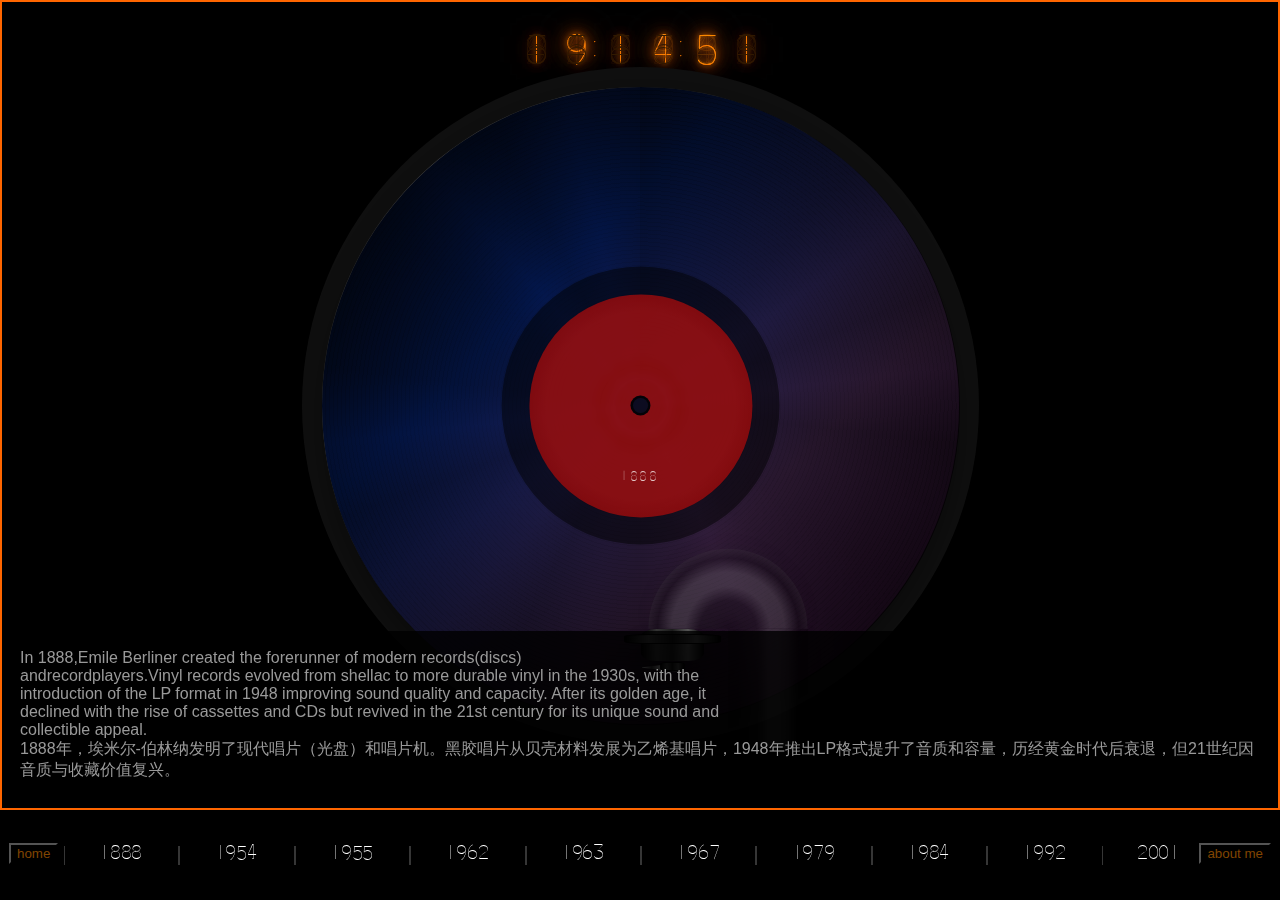
<file: index.html>
<!DOCTYPE html>
<html lang="zh">

<head>
    <meta charset="UTF-8">
    <meta name="viewport" content="width=device-width, initial-scale=1.0">
    <script src="script/wakelock.js"></script>
    <link rel="shortcut icon" href="1888.ico">
    <title>Music History</title>
    <style>
        ::-webkit-scrollbar {
            display: none;
            /* 隐藏滚动条 */
        }

        @font-face {
            font-family: 'Nixiebold-slim';
            src: url('fonts/Nixiebold-slim.woff2') format('woff2'),
                url('fonts/Nixiebold-slim.woff') format('woff'),
                url('fonts/Nixiebold-slim.ttf') format('truetype');
            font-weight: normal;
            font-style: normal;
        }

        body {
            margin: 0;
            display: flex;
            flex-direction: column;
            justify-content: flex-start;
            align-items: center;
            min-height: 100vh;
            font-family: Arial, sans-serif;
            background-color: #000000;
        }

        .iframe-container {
            display: flex;
            justify-content: flex-start;
            align-items: center;
            flex-wrap: nowrap;
            width: 100%;
            height: 90vh;
            overflow-x: auto;
            background-color: transparent;
        }

        .iframe-nixie {
            position: absolute;
            display: flex;
            justify-content: flex-start;
            align-items: center;
            flex-wrap: nowrap;
            top: -2.525vh;
            width: 37vh;
            height: 10vhh;
            overflow-x: auto;
            background-color: transparent;
            opacity: 1;
            z-index: -9;
        }

        .iframe-box {
            flex: 0 0 auto;
            width: 100%;
            height: 100%;
            box-sizing: border-box;
            display: flex;
            justify-content: center;
            align-items: center;
            padding: 0.5vh;
            position: relative;
        }

        .iframe-box::before {
            content: '';
            position: absolute;
            top: 0;
            left: 0;
            width: 100%;
            height: 100%;
            z-index: 1;
            background: transparent;
            cursor: pointer;
        }

        .iframe-box:hover {
            border: 2px solid #ff6600;
            box-shadow: 0 0 10px rgba(255, 102, 0, 0.7);
            cursor: pointer;
        }

        iframe {
            width: 100%;
            height: 100%;
            border: none;
            outline: none;
            background: transparent;
        }

        .footer {
            display: flex;
            justify-content: space-between;
            align-items: center;
            width: 100%;
            height: 10vh;
            background-color: transparent;
            padding: 1vh 5vw;
            box-sizing: border-box;
            position: fixed;
            bottom: 0;
            z-index: 2;
        }

        .footer div {
            flex: 1;
            font-family: 'Nixiebold-slim', Arial, sans-serif;
            text-align: center;
            color: #fff;
            font-size: 2vh;
            letter-spacing: 0.2vh;
            cursor: grab;
            transition: transform 0.3s ease, color 0.3s ease;
        }

        .footer div:active {
            cursor: grabbing;
        }

        .footer div:hover {
            transform: translateY(-2vh);
            transform: scale(1.5);
            color: #ff6600;
        }

        .footer div:not(:last-child) {
            border-left: 1px solid #363636;
            border-right: 1px solid #363636;
        }

        #homeButton {
            position: absolute;
            bottom: 4vh;
            left: 1vh;
            padding: 0.25;
            background-color: #000000;
            color: #814500;
            cursor: pointer;
            z-index: 99;
        }

        .mydiv {
            position: absolute;
            right: 1vh;
            bottom: 4vh;
        }

        .mydiv button {
            position: absolute;
            background-color: #000000;
            right: 0vh;
            bottom: 0vh;
            color: #814500;
            z-index: 99;
            white-space: nowrap;
        }

        .description {
            display: none;
            position: absolute;
            bottom: 1vh;
            background-color: rgba(0, 0, 0, 0.8);
            color: #999999;
            padding: 2vh;
            border-radius: 1vh;
            z-index: 10;
            align-items: center;
            pointer-events: none;
            white-space: pre-line;
        }

        .iframe-box:hover .description {
            display: block;
        }
    </style>
</head>

<body>
    <div class="iframe-nixie">
        <iframe id="nixieframe" src="nixie.html"></iframe>
    </div>
    <div class="iframe-container" id="iframeContainer">
        <div class="iframe-box" onclick="removeIframe(this)" ondragover="allowDrop(event)" ondrop="drop(event)">
            <iframe id="defaultIframe" src="1888_record.html"></iframe>
            <div class="description">In 1888,Emile Berliner created the forerunner of modern records(discs)
                andrecordplayers.Vinyl records evolved from shellac to more durable vinyl in the 1930s, with the
                introduction of the LP format in 1948 improving sound quality and capacity. After its golden age, it
                declined with the rise of cassettes and CDs but revived in the 21st century for its unique sound and
                collectible appeal.
                1888年，埃米尔-伯林纳发明了现代唱片（光盘）和唱片机。黑胶唱片从贝壳材料发展为乙烯基唱片，1948年推出LP格式提升了音质和容量，历经黄金时代后衰退，但21世纪因音质与收藏价值复兴。
            </div>
        </div>
    </div>

    <!-- Year navigation -->
    <div class="footer">
        <div draggable="true" ondragstart="drag(event, '1888_record.html')"
            onclick="addIframe('1888_record.html', 'In 1888, Emile Berliner created the forerunner of modern records (discs) and record players.Vinyl records evolved from shellac to more durable vinyl in the 1930s, with the introduction of the LP format in 1948 improving sound quality and capacity. After its golden age, it declined with the rise of cassettes and CDs but revived in the 21st century for its unique sound and collectible appeal.', '1888年，埃米尔-伯林纳发明了现代唱片（光盘）和唱片机。黑胶唱片从贝壳材料发展为乙烯基唱片，1948年推出LP格式提升了音质和容量，历经黄金时代后衰退，但21世纪因音质与收藏价值复兴。')">
            1888
        </div>
        <div draggable="true" ondragstart="drag(event, '1954_regency TR-1.html')"
            onclick="addIframe('1954_regency TR-1.html', 'The Regency TR-1 from 1954 was the first commercial transistor radio, marking the transition from vacuum tubes to transistors in electronic devices. Its compact design and technological significance established it as a milestone in electronic history.', '1954年的Regency TR-1是世界首款商业晶体管收音机，标志着电子设备从真空管到晶体管的转变。其小巧设计和技术意义令其成为电子史上的里程碑。')">
            1954
        </div>
        <div draggable="true" ondragstart="drag(event, '1950s-naqara-cassette.html')"
            onclick="addIframe('1950s-naqara-cassette.html', 'In 1951,Kudelski built his first Nagra tape recorder.The Nagra II-CI, introduced in 1955, is a portable tape recorder equipped with printed circuit boards, a modulometer (a type of VU meter), and a high-frequency erasing head.', '1951年，库德尔斯基制造了他的第一台Nagra磁带录音机。Nagra II-CI于1955年推出，是一款便携式磁带录音机，配备了印刷电路板、模度计（一种VU表）和高频消磁头。')">
            1955
        </div>
        <div draggable="true" ondragstart="drag(event, 'cassette_metal.html') "
            onclick="addIframe('cassette_metal.html', 'The NAGRA SNN is a high-precision mini tape recorder developed by the Kudelski company, initially designed in the early 1960s and officially launched in 1970. Known for its compact design and exceptional audio quality, it was widely used in law enforcement, intelligence agencies, and the film industry. Its body is made of lightweight metal alloy, ensuring high mechanical reliability and audio performance, and supports two tape speeds (9.5 and 4.75 cm/s). Additionally, it features a quartz-driven motor to guarantee recording stability, making it especially suitable for film synchronization recording.', 'NAGRA SNN 是一款由库德尔斯基公司开发的高精度迷你磁带录音机，最初在1960年代早期设计，并于1970年正式投产。它以其小巧的设计和卓越的音质而闻名，广泛应用于执法、情报机构以及电影行业。其机身由轻金属合金制成，具备极高的机械可靠性和音频质量，并支持两种磁带速度（9.5和4.75厘米/秒）。此外，它还配备了石英驱动的电机，确保录音的稳定性，非常适合电影同步录音。')">
            1962
        </div>
        <div draggable="true" ondragstart="drag(event, '1963-cassette.html')"
            onclick="addIframe('1963-cassette.html', 'In 1963, Philips introduced the compact cassette, significantly enhancing the portability and convenience of audio recording.', '1963年，飞利浦推出了紧凑型盒式磁带，极大提升了音频录制的便携性和使用便利性。它的小巧设计开创了个人音频设备的新时代，并为音乐的传播与共享打开了全新的可能性。')">
            1963
        </div>
        <div draggable="true" ondragstart="drag(event, '1967_philips.html')"
            onclick="addIframe('1967_philips.html', 'In 1967, Philips introduced the EL 3302, the first portable compact cassette recorder, renowned for its compact design, high-quality recording and playback capabilities, and comprehensive tape control features. It played a pivotal role in the widespread adoption of cassette tapes and the development of portable audio devices, ushering in a new era of personal audio technology.', '1967年，飞利浦推出EL 3302，首款便携式盒式磁带录音机，以其紧凑设计、高质量录音和播放功能以及完整的磁带控制功能著称，推动了磁带的普及和便携音频设备的发展，也开启了个人音频技术的新时代。')">
            1967
        </div>
        <div draggable="true" ondragstart="drag(event, '1979_walkman.html')"
            onclick="addIframe('1979_walkman.html', 'In 1979, Sony introduced the Walkman, ushering in a new era of personal music experiences. It allowed people to enjoy high-quality music anytime, anywhere with lightweight headphones, revolutionizing music consumption and becoming a cultural phenomenon.', '1979年，索尼推出了随身听（Walkman），开创了个人音乐体验的新时代。它让人们能够随时随地通过轻便的耳机享受高品质音乐，彻底改变了音乐的消费方式，并成为一种文化现象。')">
            1979
        </div>
        <div draggable="true" ondragstart="drag(event, '1984_cd.html')"
            onclick="addIframe('1984_cd.html', 'In 1984, Sony launched the D-50, the first portable CD player, also known as the Discman. Renowned for its compact design and high-quality playback, it promoted the adoption of CD technology and marked the beginning of the portable digital audio era.', '1984年，索尼推出了D-50，这是全球首款便携式CD播放器，被称为“Discman”。它以紧凑的设计和高音质播放功能著称，推动了CD技术的普及，并开启了便携式数字音频设备的新时代。')">
            1984
        </div>
        <div draggable="true" ondragstart="drag(event, '1992_md.html')"
            onclick="addIframe('1992_md.html', 'In 1992, Sony introduced the MiniDisc, a portable and versatile music storage format. Utilizing magneto-optical technology, it supported high-quality audio recording and playback, along with reusability, offering new flexibility and convenience for personal music experiences.', '1992年，索尼推出了MiniDisc，这是一种便携且多功能的音乐存储格式。它采用磁光盘技术，支持高质量音频录制和播放，并具备可擦写功能，为个人音乐体验带来了新的灵活性和便捷性。')">
            1992
        </div>
        <div draggable="true" ondragstart="drag(event, '2001-ipod.html')"
            onclick="addIframe('2001-ipod.html', 'In 2001, Apple introduced the iPod, a revolutionary device that allowed users to carry their entire music library in their pocket and enjoy high-quality music anytime. With its sleek design and seamless integration with iTunes, the iPod not only transformed the way music was consumed but also ushered in the era of digital music.', '2001年，苹果推出了iPod，这款革命性的设备让用户可以将整个音乐库装进口袋，随时随地享受高品质音乐。凭借其简洁的设计和与iTunes的无缝整合，iPod不仅改变了音乐的消费方式，还引领了数字音乐时代的到来。')">
            2001
        </div>
    </div>

    <script>
        // Single-click to add a new window
        function addIframe(url, englishDescription, chineseDescription) {
            const container = document.getElementById('iframeContainer');

            // Create a new iframe-box
            const iframeBox = document.createElement('div');
            iframeBox.className = 'iframe-box';
            iframeBox.setAttribute("onclick", "removeIframe(this)");
            iframeBox.setAttribute("ondragover", "allowDrop(event)");
            iframeBox.setAttribute("ondrop", "drop(event)");

            // Create the iframe
            const iframe = document.createElement('iframe');
            iframe.src = url;

            // Create the description element with both English and Chinese
            const description = document.createElement('div');
            description.className = 'description';
            description.innerHTML = `${englishDescription}<br>${chineseDescription}`; // Display both languages

            // Append iframe and description to the iframe-box
            iframeBox.appendChild(iframe);
            iframeBox.appendChild(description);

            // Append iframe-box to the container
            container.appendChild(iframeBox);

            // Dynamically adjust the widths
            adjustIframeWidths();
        }



        // Allow drag-and-drop functionality
        function allowDrop(event) {
            event.preventDefault();
        }

        // Drag to pass URL
        function drag(event, url) {
            event.dataTransfer.setData("text/plain", url);
        }

        // Replace iframe content on drop
        function drop(event) {
            event.preventDefault(); // Prevent default drag-and-drop behavior
            const url = event.dataTransfer.getData("text/plain"); // Get the dragged URL
            const iframeBox = event.target.closest('.iframe-box'); // Get the target iframe-box
            const iframe = iframeBox.querySelector('iframe');
            const description = iframeBox.querySelector('.description');

            // Replace iframe content
            iframe.src = url;

            // Update the description based on the dragged URL
            switch (url) {
                case '1888_record.html':
                    description.innerHTML = 'In 1888, Emile Berliner created the forerunner of modern records (discs) and record players.Vinyl records evolved from shellac to more durable vinyl in the 1930s, with the introduction of the LP format in 1948 improving sound quality and capacity. After its golden age, it declined with the rise of cassettes and CDs but revived in the 21st century for its unique sound and collectible appeal.<br>1888年，埃米尔-伯林纳发明了现代唱片（光盘）和唱片机。黑胶唱片从贝壳材料发展为乙烯基唱片，1948年推出LP格式提升了音质和容量，历经黄金时代后衰退，但21世纪因音质与收藏价值复兴。';
                    break;
                case '1954_regency TR-1.html':
                    description.innerHTML = 'The Regency TR-1 from 1954 was the first commercial transistor radio, marking the transition from vacuum tubes to transistors in electronic devices. Its compact design and technological significance established it as a milestone in electronic history.<br>1954年的Regency TR-1是世界首款商业晶体管收音机，标志着电子设备从真空管到晶体管的转变。其小巧设计和技术意义令其成为电子史上的里程碑。';
                    break;
                case '1950s-naqara-cassette.html':
                    description.innerHTML = 'In 1951,Kudelski built his first Nagra tape recorder.The Nagra II-CI, introduced in 1955, is a portable tape recorder equipped with printed circuit boards, a modulometer (a type of VU meter), and a high-frequency erasing head.<br>1951年，库德尔斯基制造了他的第一台Nagra磁带录音机。Nagra II-CI于1955年推出，是一款便携式磁带录音机，配备了印刷电路板、模度计（一种VU表）和高频消磁头。';
                    break;
                case 'cassette_metal.html':
                    description.innerHTML = 'The NAGRA SNN is a high-precision mini tape recorder developed by the Kudelski company, initially designed in the early 1960s and officially launched in 1970. Known for its compact design and exceptional audio quality, it was widely used in law enforcement, intelligence agencies, and the film industry. Its body is made of lightweight metal alloy, ensuring high mechanical reliability and audio performance, and supports two tape speeds (9.5 and 4.75 cm/s). Additionally, it features a quartz-driven motor to guarantee recording stability, making it especially suitable for film synchronization recording.<br>NAGRA SNN 是一款由库德尔斯基公司开发的高精度迷你磁带录音机，最初在1960年代早期设计，并于1970年正式投产。它以其小巧的设计和卓越的音质而闻名，广泛应用于执法、情报机构以及电影行业。其机身由轻金属合金制成，具备极高的机械可靠性和音频质量，并支持两种磁带速度（9.5和4.75厘米/秒）。此外，它还配备了石英驱动的电机，确保录音的稳定性，非常适合电影同步录音。';
                    break;
                case '1963-cassette.html':
                    description.innerHTML = 'In 1963, Philips introduced the compact cassette, significantly enhancing the portability and convenience of audio recording. Its compact design ushered in a new era of personal audio devices, opening up exciting possibilities for the sharing and enjoyment of music.<br>1963年，飞利浦推出了紧凑型盒式磁带，极大提升了音频录制的便携性和使用便利性。它的小巧设计开创了个人音频设备的新时代，并为音乐的传播与共享打开了全新的可能性。';
                    break;
                case '1967_philips.html':
                    description.innerHTML = 'In 1967, Philips introduced the EL 3302, the first portable compact cassette recorder, renowned for its compact design, high-quality recording and playback capabilities, and comprehensive tape control features. It played a pivotal role in the widespread adoption of cassette tapes and the development of portable audio devices, ushering in a new era of personal audio technology.<br>1967年，飞利浦推出EL 3302，首款便携式盒式磁带录音机，以其紧凑设计、高质量录音和播放功能以及完整的磁带控制功能著称，推动了磁带的普及和便携音频设备的发展，也开启了个人音频技术的新时代。';
                    break;
                case '1979_walkman.html':
                    description.innerHTML = 'In 1979, Sony introduced the Walkman, ushering in a new era of personal music experiences. It allowed people to enjoy high-quality music anytime, anywhere with lightweight headphones, revolutionizing music consumption and becoming a cultural phenomenon.<br>1979年，索尼推出了随身听（Walkman），开创了个人音乐体验的新时代。它让人们能够随时随地通过轻便的耳机享受高品质音乐，彻底改变了音乐的消费方式，并成为一种文化现象。';
                    break;
                case '1984_cd.html':
                    description.innerHTML = 'In 1984, Sony launched the D-50, the first portable CD player, also known as the Discman. Renowned for its compact design and high-quality playback, it promoted the adoption of CD technology and marked the beginning of the portable digital audio era.<br>1984年，索尼推出了D-50，这是全球首款便携式CD播放器，被称为“Discman”。它以紧凑的设计和高音质播放功能著称，推动了CD技术的普及，并开启了便携式数字音频设备的新时代。';
                    break;
                case '1992_md.html':
                    description.innerHTML = 'In 1992, Sony introduced the MiniDisc, a portable and versatile music storage format. Utilizing magneto-optical technology, it supported high-quality audio recording and playback, along with reusability, offering new flexibility and convenience for personal music experiences.<br>1992年，索尼推出了MiniDisc，这是一种便携且多功能的音乐存储格式。它采用磁光盘技术，支持高质量音频录制和播放，并具备可擦写功能，为个人音乐体验带来了新的灵活性和便捷性。';
                    break;
                case '2001-ipod.html':
                    description.innerHTML = 'In 2001, Apple introduced the iPod, a revolutionary device that allowed users to carry their entire music library in their pocket and enjoy high-quality music anytime. With its sleek design and seamless integration with iTunes, the iPod not only transformed the way music was consumed but also ushered in the era of digital music.<br>2001年，苹果推出了iPod，这款革命性的设备让用户可以将整个音乐库装进口袋，随时随地享受高品质音乐。凭借其简洁的设计和与iTunes的无缝整合，iPod不仅改变了音乐的消费方式，还引领了数字音乐时代的到来。';
                    break;
                default:
                    description.innerHTML = 'Description unavailable.';
            }
        }


        // Single-click to delete a window
        function removeIframe(iframeBox) {
            const container = document.getElementById('iframeContainer');
            container.removeChild(iframeBox);
            adjustIframeWidths();
        }

        // Dynamically adjust iframe widths
        function adjustIframeWidths() {
            const iframeBoxes = document.getElementsByClassName('iframe-box');
            const boxCount = iframeBoxes.length;
            const width = 100 / boxCount + '%'; // Evenly distribute iframe widths
            for (const box of iframeBoxes) {
                box.style.width = width;
            }
        }
    </script>

    <a href="https://aj300542.github.io/">
        <button id="homeButton">home</button>
    </a>
    <div class="mydiv">
        <a href="https://aj300542.github.io/"><button id="Button">about me</button></a>
    </div>
    <script>
        // 监听 iframe 的鼠标悬停事件
        const iframe = document.getElementById("iframeContainer");
        iframe.addEventListener("mouseover", () => {
            // 向 iframe 子页面发送消息
            iframe.contentWindow.postMessage("hover", "*");
        });

        iframe.addEventListener("mouseout", () => {
            // 通知子页面鼠标移开
            iframe.contentWindow.postMessage("unhover", "*");
        });
    </script>
</body>

</html>
</file>
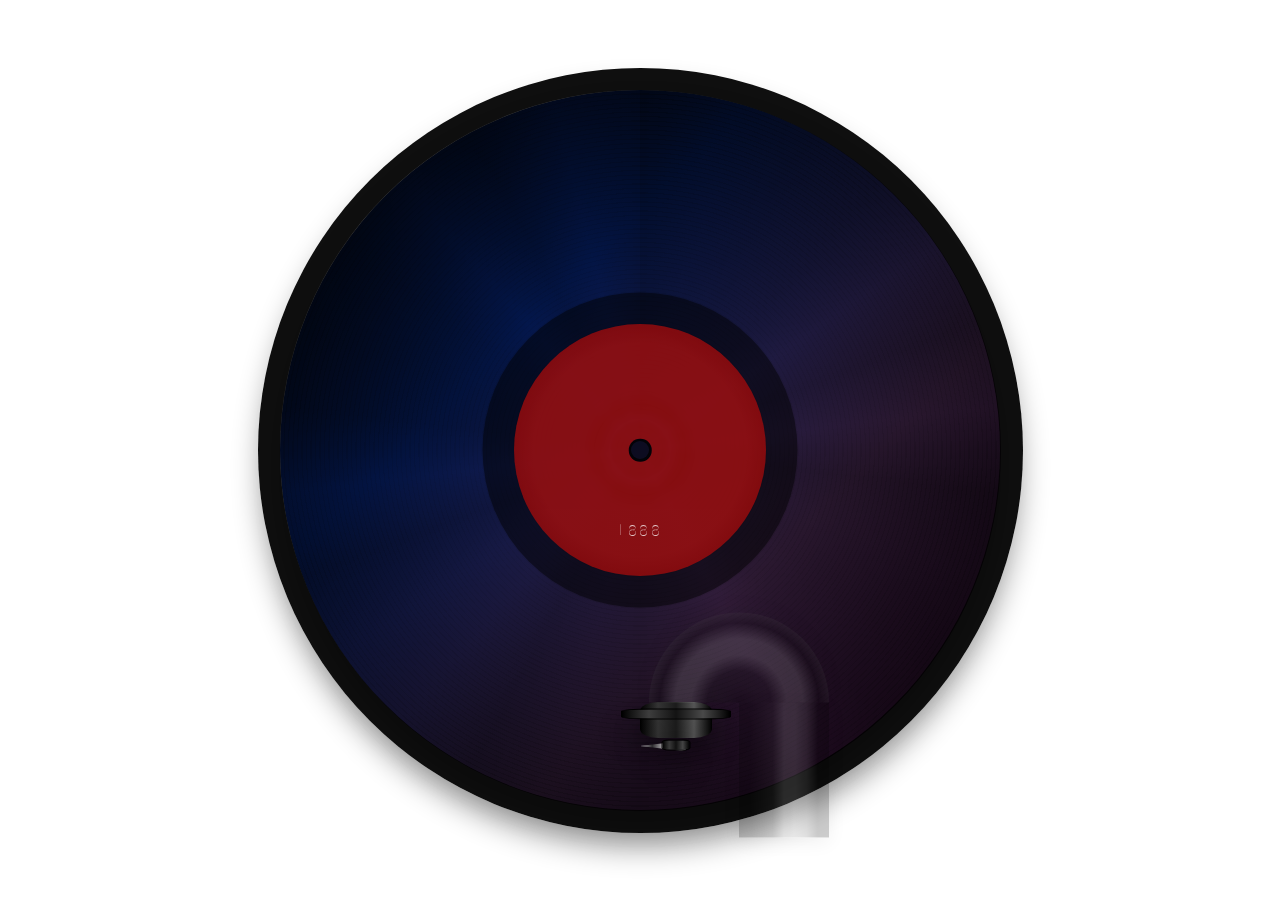
<file: 1888_record.html>
<!DOCTYPE html>
<html lang="en">

<head>
    <meta charset="UTF-8">
    <meta name="viewport" content="width=device-width, initial-scale=1.0">
    <title>vinyl-record</title>
    <style>
        ::-webkit-scrollbar {
            display: none;
            /* 隐藏滚动条 */
        }

        @font-face {
            font-family: 'Nixiebold-slim';
            src: url('fonts/Nixiebold-slim.woff2') format('woff2'),
                url('fonts/Nixiebold-slim.woff') format('woff'),
                url('fonts/Nixiebold-slim.ttf') format('truetype');
            font-weight: normal;
            font-style: normal;
        }

        body {
            display: flex;
            justify-content: center;
            align-items: center;
            min-height: 100vh;
            margin: 0;
            background-color: transparent;
        }

        .vinyl-record {
            position: absolute;
            width: 80vh;
            /* 黑胶唱片的宽度 */
            height: 80vh;
            /* 黑胶唱片的高度，保持正圆 */
            background: radial-gradient(circle,
                    rgba(100, 100, 100, 1) 5%,
                    rgba(160, 160, 160, 0.9) 6%,
                    rgb(65, 65, 65) 8%,
                    rgba(51, 51, 51, 0.9) 9%,
                    rgba(100, 100, 100, 1) 11%,
                    rgba(124, 124, 124, 0.9) 12%,
                    rgba(8, 8, 8, 0.9) 92%,
                    rgb(0, 0, 0) 100%);
            border-radius: 50%;
            box-shadow: 0 2vh 3vh rgba(0, 0, 0, 0.3);
            animation: spin 30s linear infinite;
            margin: auto;
        }

        .vinyl-record-ref {
            position: absolute;
            width: 80vh;
            /* 黑胶唱片的宽度 */
            height: 80vh;
            /* 黑胶唱片的高度，保持正圆 */
            background: conic-gradient(from 0deg,
                    #000000, #333333, #444444, #666666, #cccccc,
                    #666666, #bbbbbb, #222222, #444444, #444444,
                    #666666, #cccccc, #666666, #333333, #555555,
                    #444444, #bbbbbb, #cccccc, #666666, #dddddd,
                    #444444, #444444, #666666, #cccccc, #666666,
                    #aaaaaa, #333333);
            border-radius: 50%;
            box-shadow: 0 2vh 3vh rgba(0, 0, 0, 0.3);
            animation: spin 300s linear infinite;
            margin: auto;
            mix-blend-mode: screen;
            opacity: 0.25;
        }

        .vinyl-record-needle {
            position: absolute;
            bottom: 18vh;
            width: 8vh;
            height: 4vh;
            transform: translate(4vh, 0vh);
            background: linear-gradient(90deg, rgb(0, 0, 0), rgb(54, 54, 54), rgb(29, 29, 29), rgb(88, 88, 88), rgb(0, 0, 0));
            border-radius: 25%;
            box-shadow: 0 2vh 3vh rgba(0, 0, 0, 0.3);
            z-index: 99;
        }

        .vinyl-record-needleA {
            position: absolute;
            width: 12vh;
            height: 1vh;
            bottom: 1.5vh;
            left: 50%;
            transform: translate(-50%, -50%);
            border: 0.15vh solid #000000;
            background: linear-gradient(90deg, rgb(0, 0, 0), rgb(61, 61, 61), rgb(19, 19, 19), rgb(73, 73, 73), rgb(0, 0, 0));
            border-radius: 25%;
            box-shadow: 0 2vh 3vh rgba(0, 0, 0, 0.3);
            z-index: 99;
        }

        .vinyl-record-needleB {
            position: absolute;
            width: 5vh;
            height: 1vh;
            bottom: -1.5vh;
            border: 0.15vh solid #000000;
            background: linear-gradient(90deg, rgb(255, 255, 255), rgb(61, 61, 61), rgb(255, 255, 255), rgb(73, 73, 73), rgb(255, 255, 255));
            border-radius: 25%;
            box-shadow: 0 2vh 3vh rgba(0, 0, 0, 0.3);
            clip-path: polygon(100% 0%, 0% 50%, 100% 100%);
            opacity: 0.75;
            z-index: 1;
            /* 应用摩斯密码动画，周期 9 秒 */
            animation: morseMusic 6s linear infinite;
        }

        @keyframes morseMusic {

            /* M: dash, gap, dash, gap */
            0% {
                transform: translateX(0.125vh);
            }

            /* dash */
            6.67% {
                transform: translateX(0.125vh);
            }

            8.89% {
                transform: translateX(0);
            }

            /* gap */
            15.56% {
                transform: translateX(0.125vh);
            }

            /* dash */
            22.22% {
                transform: translateX(0);
            }

            /* letter gap */

            /* U: dot, gap, dot, gap, dash, gap */
            24.44% {
                transform: translateX(-0.125vh);
            }

            /* dot */
            26.67% {
                transform: translateX(-0.125vh);
            }

            28.89% {
                transform: translateX(0);
            }

            /* gap */
            31.11% {
                transform: translateX(-0.125vh);
            }

            /* dot */
            37.78% {
                transform: translateX(-0.125vh);
            }

            44.21% {
                transform: translateX(0);
            }

            /* gap */
            44.22% {
                transform: translateX(0.125vh);
            }

            /* dash */
            46.67% {
                transform: translateX(0.125vh);
            }

            48.89% {
                transform: translateX(0);
            }

            /* gap */

            /* S: dot, gap, dot, gap, dot, gap */
            51.11% {
                transform: translateX(-0.125vh);
            }

            /* dot */
            53.33% {
                transform: translateX(-0.125vh);
            }

            55.56% {
                transform: translateX(0);
            }

            /* gap */
            55.57% {
                transform: translateX(-0.125vh);
            }

            /* dot */
            57.78% {
                transform: translateX(-0.125vh);
            }

            60.00% {
                transform: translateX(0);
            }

            /* gap */
            60.01% {
                transform: translateX(-0.125vh);
            }

            /* dot */
            62.22% {
                transform: translateX(-0.125vh);
            }

            62.23% {
                transform: translateX(0);
            }

            /* letter gap */

            /* I: dot, gap, dot, gap */
            64.44% {
                transform: translateX(-0.125vh);
            }

            /* dot */
            66.67% {
                transform: translateX(-0.125vh);
            }

            68.89% {
                transform: translateX(0);
            }

            /* gap */
            68.90% {
                transform: translateX(-0.125vh);
            }

            /* dot */
            75.56% {
                transform: translateX(-0.125vh);
            }

            75.57% {
                transform: translateX(0);
            }

            /* letter gap */

            /* C: dash, gap, dot, gap, dash, gap, dot */
            82.22% {
                transform: translateX(0.125vh);
            }

            /* dash */
            84.44% {
                transform: translateX(0.125vh);
            }

            86.67% {
                transform: translateX(0);
            }

            /* gap */
            86.68% {
                transform: translateX(-0.125vh);
            }

            /* dot */
            88.89% {
                transform: translateX(-0.125vh);
            }

            95.56% {
                transform: translateX(0);
            }

            /* gap */
            95.57% {
                transform: translateX(0.125vh);
            }

            /* dash */
            97.78% {
                transform: translateX(0.125vh);
            }

            100% {
                transform: translateX(0);
            }
        }

        .vinyl-record-needleC {
            position: absolute;
            width: 3vh;
            height: 1vh;
            bottom: -2vh;
            left: 50%;
            transform: translate(-50%, -50%);
            border: 0.15vh solid #000000;
            background: linear-gradient(90deg, rgb(0, 0, 0), rgb(61, 61, 61), rgb(19, 19, 19), rgb(73, 73, 73), rgb(0, 0, 0));
            border-radius: 25%;
            box-shadow: 0 2vh 3vh rgba(0, 0, 0, 0.3);
            z-index: 99;
        }

        .vinyl-record-tubeA {
            position: absolute;
            width: 20vh;
            height: 10vh;
            bottom: 1.75vh;
            left: 3vh;
            background: radial-gradient(circle at 50% 0, #000000 0%, #111111 12.5%, #1a1a1a 25%, #a3a3a3 37.5%, #a1a1a1 50%, #080808 62.5%, #5a5a5a 75%, #a1a1a1 87.5%, #000000 100%);
            border-top-left-radius: 0vh;
            border-top-right-radius: 0vh;
            border-bottom-left-radius: 50vh;
            border-bottom-right-radius: 50vh;
            box-shadow: 0 0.5vh 2vh rgba(0, 0, 0, 0.3);
            rotate: 180deg;
            opacity: 0.2;
        }

        .vinyl-record-tubeB {
            position: absolute;
            width: 10vh;
            height: 15vh;
            bottom: -13.25vh;
            left: 13vh;
            background: linear-gradient(270deg, #000000 0%, #020202 12.5%, #6e6e6e 25%, #a3a3a3 37.5%, #a1a1a1 50%, #303030 62.5%, #161616 75%, #000000 87.5%, #000000 100%);
            box-shadow: 0 0.5vh 2vh rgba(0, 0, 0, 0.3);
            opacity: 0.2;
        }

        .vinyl-record-center {
            position: relative;
            width: 2.5vh;
            height: 2.5vh;
            background: rgb(0, 0, 0);
            border-radius: 50%;
            top: 50%;
            left: 50%;
            transform: translate(-50%, -50%);
            z-index: 99;
        }

        .vinyl-record-black {
            position: absolute;
            width: 85vh;
            /* 黑胶唱片的宽度 */
            height: 85vh;
            /* 黑胶唱片的高度，保持正圆 */
            background: radial-gradient(circle,
                    #0f0f0f 97%,
                    /* 黑边部分 */
                    #575757 100%);
            border-radius: 50%;
            box-shadow: 0 2vh 3vh rgba(0, 0, 0, 0.3);
            animation: spin 30s linear infinite;
            /* 添加旋转动画 */
        }

        .rotating-lp {
            width: 80.125vh;
            height: 80.125vh;
            background: linear-gradient(135deg, rgb(0, 0, 0), rgb(6, 45, 151), rgba(99, 56, 112, 1), rgb(66, 8, 61));
            border-radius: 50%;
            position: relative;
            animation: spin 3s linear infinite;
            opacity: 1;
            mix-blend-mode: multiply;
            text-align: center;
            /* 水平居中 */
            line-height: 8vh;
            /* 垂直居中 */
            letter-spacing: 0.5vh;
            color: rgb(112, 112, 112);
            white-space: nowrap;
            z-index: 9;
        }

        .vinyl-record::before {
            content: '';
            position: absolute;
            top: 50%;
            left: 50%;
            width: 100%;
            height: 100%;
            transform: translate(-50%, -50%);
            border-radius: 50%;
            background: repeating-radial-gradient(circle,
                    transparent 0,
                    transparent 0.125vh,
                    white 0.125vh,
                    white 0.5vh);
            z-index: 2;
            /* 确保白线位于表面 */
            opacity: 0.05;
        }

        .vinyl-record::after {
            content: '';
            position: absolute;
            top: 50%;
            left: 50%;
            width: 35vh;
            /* 红色标签的宽度 + 黑色带宽度 */
            height: 35vh;
            background: radial-gradient(circle, #000000 98%, transparent 100%);
            transform: translate(-50%, -50%);
            border-radius: 50%;
            z-index: 3;
            opacity: 0.5;
        }

        .red-label {
            position: absolute;
            top: 50%;
            left: 50%;
            width: 28vh;
            /* 红色标签的宽度 */
            height: 28vh;
            background: radial-gradient(circle, #af1010 60%, #990000 90%, #660000 100%);
            transform: translate(-50%, -50%);
            border-radius: 50%;
            z-index: 10;
            opacity: 0.75;
        }

        .center-hole {
            position: absolute;
            top: 50%;
            left: 50%;
            width: 2vh;
            height: 2vh;
            background: #ffffff;
            transform: translate(-50%, -50%);
            border-radius: 50%;
            z-index: 5;
        }

        @keyframes spin {
            from {
                transform: rotate(0deg);
            }

            to {
                transform: rotate(360deg);
            }
        }

        .logo-year {
            position: absolute;
            bottom: 40vh;
            left: 50%;
            transform: translateX(-50%);
            color: rgb(209, 209, 209);
            font-family: 'Nixiebold-slim', Arial, sans-serif;
            color: rgb(255, 255, 255);
            font-size: 1.5vh;
            letter-spacing: 0.5vh;
            /* 增加字符之间的间距 */
            opacity: 0.75;
            z-index: 99;
        }
    </style>
</head>

<body>
    <div class="vinyl-record-black"></div>
    <div class="vinyl-record">
        <div class="vinyl-record-ref"></div>
        <div class="rotating-lp">
        </div>
        <div class="red-label">
            <div class="vinyl-record-center"></div>
        </div>
        <div class="center-hole"></div>
    </div>
    <div class="vinyl-record-needle">
        <div class="vinyl-record-needleB"></div>
        <div class="vinyl-record-needleC"></div>
        <div class="vinyl-record-needleA">
            <div class="vinyl-record-tubeA"></div>
            <div class="vinyl-record-tubeB"></div>
        </div>
    </div>
    <div class="logo-year">1888</div>
</body>

</html>
</file>
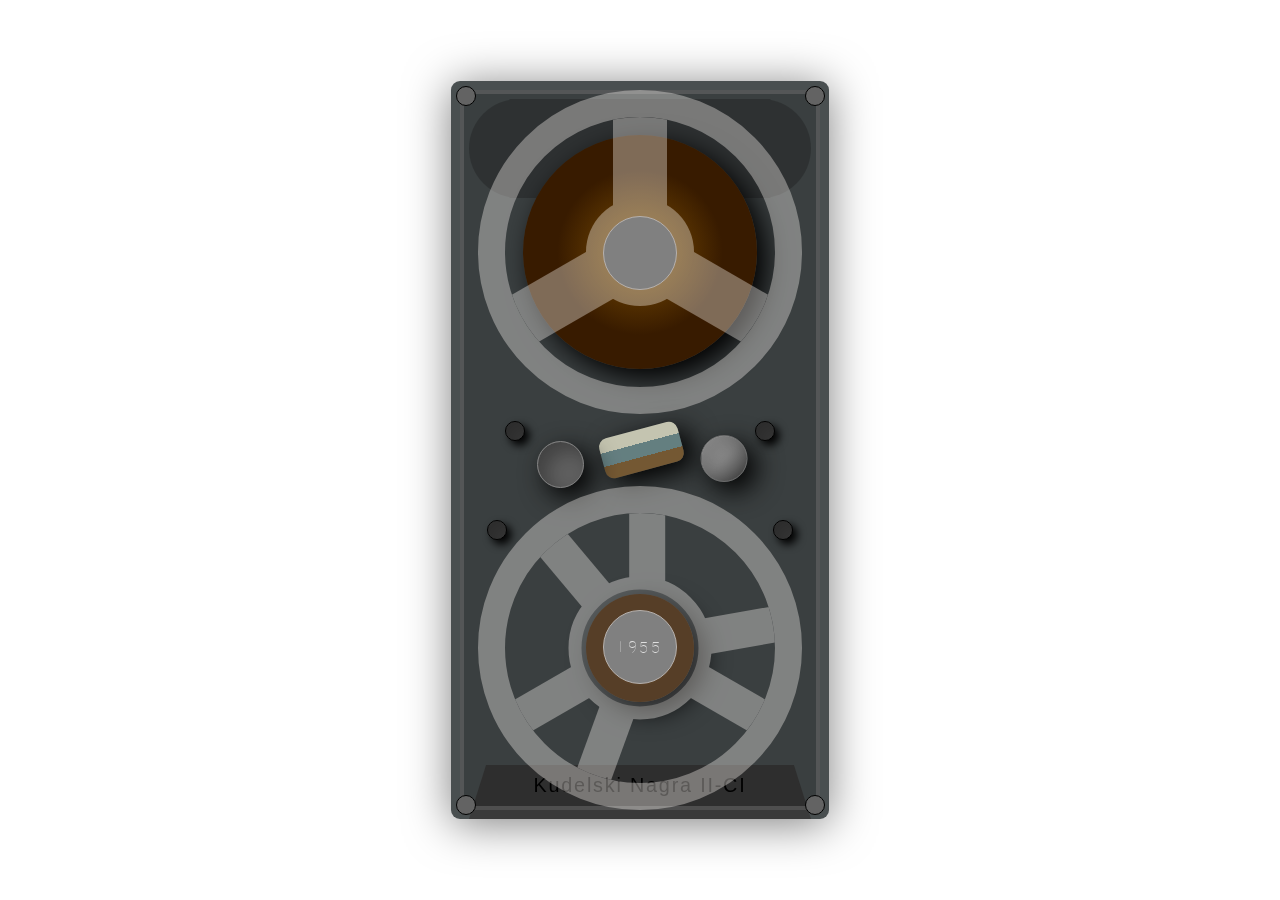
<file: 1950s-naqara-cassette.html>
<!DOCTYPE html>
<html lang="zh">

<head>
    <meta charset="UTF-8">
    <meta name="viewport" content="width=device-width, initial-scale=1.0">
    <title>cassette</title>
    <style>
        ::-webkit-scrollbar {
            display: none;
            /* 隐藏滚动条 */
        }

        @font-face {
            font-family: 'Nixiebold-slim';
            src: url('fonts/Nixiebold-slim.woff2') format('woff2'),
                url('fonts/Nixiebold-slim.woff') format('woff'),
                url('fonts/Nixiebold-slim.ttf') format('truetype');
            font-weight: normal;
            font-style: normal;
        }

        body {
            margin: 0;
            font-family: Arial, sans-serif;
            background: transparent;
            display: flex;
            justify-content: center;
            align-items: center;
            height: 100vh;
        }

        .cassette {
            position: absolute;
            width: 40vh;
            height: 80vh;
            background: #494f50;
            border-radius: 1vh;
            box-shadow: 0 0.5vh 5vh rgba(0, 0, 0, 0.5);
            padding: 1vh;
            z-index: -2;
        }

        .bottom-label {
            position: absolute;
            top: 40vh;
            left: 9.5vh;
            width: 5vh;
            height: 5vh;
            border-radius: 50%;
            background: #777777;
            border: 0.125vh solid #a3a3a3;
            display: flex;
            align-items: center;
            justify-content: center;
            color: #fff;
            font-size: 1.5vh;
            letter-spacing: 0.2vh;
            box-shadow: inset 1vh 1vh 2vh rgba(0, 0, 0, 0.3),
                1vh 1vh 3vh rgba(0, 0, 0, 1);
        }

        /* 卷盘和中心孔 */
        .reel {
            position: absolute;
            left: 50%;
            transform: translate(-50%);
            width: 30vh;
            height: 30vh;
            background: #000000;
            border: 3vh solid #b6b1ae;
            border-radius: 50%;
            overflow: hidden;
            opacity: 0.5;
            mix-blend-mode: screen;
            z-index: 9;
            
        }

        .reel.left {
            top: 1vh;
        }

        .reel.right {
            bottom: 1vh;
        }

        .reel-center {
            position: absolute;
            left: 50%;
            transform: translate(-50%);
            width: 8vh;
            height: 8vh;
            background: #808080;
            border: 0.15vh solid #b6b1ae;
            border-radius: 50%;
            overflow: hidden;
            z-index: 9;
        }

        .reel-center.left {
            top: 15vh;
        }

        .reel-center.right {
            bottom: 15vh;
        }

        .center-hole {
            position: absolute;
            width: 12vh;
            height: 12vh;
            background: #b6b1ae;
            border-radius: 50%;
            top: 50%;
            left: 50%;
            transform: translate(-50%, -50%);
            z-index: 2;
        }
        .center-hole2 {
            position: absolute;
            width: 13vh;
            height: 13vh;
            background: #4d4d4d;
            border: 1.5vh solid #b6b1ae;
            border-radius: 50%;
            top: 50%;
            left: 50%;
            transform: translate(-50%, -50%);
            z-index: 2;
        }
        /* 装饰性旋转矩形 */
        .rectangles {
            position: absolute;
            top: 50%;
            left: 50%;
            transform: translate(-50%, -50%);
            width: 6vh;
            height: 10vh;
            animation: rotate 5s linear infinite;
        }

        .rectangle-group {
            position: relative;
            width: 100%;
            height: 100%;
        }

        .rectangle {
            position: absolute;
            width: 6vh;
            height: 17vh;
            background: #b6b1ae;
            top: 50%;
            left: 50%;
            transform: translate(-50%, -100%);
            transform-origin: bottom center;
        }

        .rectangle:nth-child(1) {
            transform: translate(-50%, -100%) rotate(0deg);
        }

        .rectangle:nth-child(2) {
            transform: translate(-50%, -100%) rotate(120deg);
        }

        .rectangle:nth-child(3) {
            transform: translate(-50%, -100%) rotate(240deg);
        }
        .rectangle-group2 {
            position: relative;
            width: 100%;
            height: 100%;
        }

        .rectangle2 {
            position: absolute;
            width: 4vh;
            height: 17vh;
            background: #b6b1ae;
            top: 50%;
            left: 50%;
            transform: translate(-50%, -100%);
            transform-origin: bottom center;
        }

        .rectangle2:nth-child(1) {
            transform: translate(-30%, -100%) rotate(0deg);
        }

        .rectangle2:nth-child(2) {
            transform: translate(-50%, -100%) rotate(80deg);
        }

        .rectangle2:nth-child(3) {
            transform: translate(-50%, -100%) rotate(120deg);
        }
        .rectangle2:nth-child(4) {
            transform: translate(-50%, -100%) rotate(200deg);
        }

        .rectangle2:nth-child(5) {
            transform: translate(-50%, -100%) rotate(240deg);
        }

        .rectangle2:nth-child(6) {
            transform: translate(-50%, -100%) rotate(320deg);
        }
        @keyframes rotate {
            from {
                transform: translate(-50%, -50%) rotate(0deg);
            }

            to {
                transform: translate(-50%, -50%) rotate(360deg);
            }
        }

        /* 磁带窗口 */
        .tape-window {
            position: absolute;
            left: 50%;
            transform: translateX(-50%);
            width: 40vh;
            height: 80vh;
            border: 0.5vh solid rgba(109, 109, 109, 0.5);
            background: rgba(0, 0, 0, 0.2);
            border-radius: 0.5vh;
            box-sizing: border-box;
            overflow: hidden;
            z-index: 1;
        }

        .tape-roll {
            position: absolute;
            border-radius: 50%;
            background: radial-gradient(circle, #774a01 5%, #381b00 50%);
            opacity: 1;
            box-shadow:
            1vh 1vh 3vh rgba(0, 0, 0, 1);
        }

        /* 修改后的磁带轮：左侧 */
        .tape-roll.left {
            /* 固定中心为 reel.left 的中心 (50%, 16vh) */
            left: 50%;
            top: 17.5vh;
            transform: translate(-50%, -50%);
            /* 初始尺寸：较大的磁带轮 */
            width: 26vh;
            height: 26vh;
            animation: swapLeft 120s linear infinite alternate;
        }

        /* 修改后的磁带轮：右侧 */
        .tape-roll.right {
            /* 固定中心为 reel.right 的中心 (50%, 64vh) */
            left: 50%;
            top: 61.5vh;
            transform: translate(-50%, -50%);
            /* 初始尺寸：较小的磁带轮 */
            width: 12vh;
            height: 12vh;
            animation: swapRight 120s linear infinite alternate;
        }

        /* 动画仅改变尺寸，保持中心不变 */
        @keyframes swapLeft {
            from {
                width: 26vh;
                height: 26vh;
            }

            to {
                width: 12vh;
                height: 12vh;
            }
        }

        @keyframes swapRight {
            from {
                width: 12vh;
                height: 12vh;
            }

            to {
                width: 26vh;
                height: 26vh;
            }
        }

        /* 复合图形（两个圆+长方形） */
        .composite-shape {
            position: absolute;
            top: 2vh;
            left: 50%;
            transform: translateX(-50%);
            width: 40vh;
            height: 11vh;
            z-index: -1;
            opacity: 0.2;
        }

        .composite-shape .comp-circle {
            position: absolute;
            width: 11vh;
            height: 11vh;
            background: black;
            border-radius: 50%;
        }

        .composite-shape .comp-circle.left {
            left: 1vh;
        }

        .composite-shape .comp-circle.right {
            right: 1vh;
        }

        .composite-shape .comp-rect {
            position: absolute;
            left: 50%;
            top: 0;
            transform: translateX(-50%);
            width: 29vh;
            height: 11vh;
            background: black;
        }

        /* 在 composite-shape 下层增加一个粉灰色长方形 */
        .under-rect {
            position: absolute;
            top: 37.5vh;
            left: 50%;
            transform: translateX(-50%);
            width: 9vh;
            height: 4.5vh;
            border-radius: 1vh;
            background: linear-gradient(to bottom,
                    #F5F5DC 0%,
                    #F5F5DC 33.33%,
                    #7e9fa1 33.33%,
                    #7e9fa1 66.66%,
                    #926f40 66.66%,
                    #926f40 100%);
            z-index: -2;
            rotate: -15deg;
            box-shadow:
                1vh 1vh 3vh rgba(0, 0, 0, 1);
        }

        /* 增加四个银色圆形，分别位于 .cassette 的四角 */
        .corner-circle {
            position: absolute;
            width: 2vh;
            height: 2vh;
            background: rgb(99, 99, 99);
            border-radius: 50%;
            z-index: 3;
            border: 0.2vh solid #000000;
        }

        .corner-circle.top-left {
            top: 0.5vh;
            left: 0.5vh;
        }

        .corner-circle.top-right {
            top: 0.5vh;
            right: 0.5vh;
        }

        .corner-circle.bottom-left {
            bottom: 0.5vh;
            left: 0.5vh;
        }

        .corner-circle.bottom-right {
            bottom: 0.5vh;
            right: 0.5vh;
        }

        .hole-circle {
            position: absolute;
            width: 2vh;
            height: 2vh;
            background: rgb(63, 63, 63);
            border-radius: 50%;
            z-index: 3;
            border: 0.2vh solid #000000;
            box-shadow: inset 1vh 1vh 2vh rgba(0, 0, 0, 0.3),
            0.5vh 0.5vh 1vh rgba(0, 0, 0, 1);
        }

        .hole-circle.top-left {
            bottom: 31vh;
            left: 4vh;
        }

        .hole-circle.top-right {
            bottom: 31vh;
            right: 4vh;
        }

        .hole-circle.bottom-left {
            bottom: 42vh;
            left: 6vh;
        }

        .hole-circle.bottom-right {
            bottom: 42vh;
            right: 6vh;
        }

        .trapezoid {
            position: absolute;
            bottom: 37.5vh;
            right: 6.5vh;
            border-radius: 50%;
            border: 0.125vh solid #868686;
            transform: translateX(-50%);
            width: 5vh;
            height: 5vh;
            background: linear-gradient(135deg, rgb(255, 255, 255), rgb(172, 172, 172), rgb(61, 61, 61));
            box-shadow: inset 1vh 1vh 2vh rgba(0, 0, 0, 0.3),
            1vh 1vh 3vh rgba(0, 0, 0, 1);
        }

        .trapezoid2 {
            position: absolute;
            bottom: 0vh;
            left: 50%;
            transform: translateX(-50%);
            width: 38vh;
            height: 6vh;
            background: #3a3a3a;
            clip-path: polygon(5% 0%, 95% 0%, 100% 100%, 0% 100%);

        }

        .details {
            position: absolute;
            bottom: 2.5vh;
            left: 50%;
            transform: translateX(-50%);
            color: #000000;
            font-size: 2.2vh;
            letter-spacing: 0.2vh;
            text-align: center;
            z-index: 2;
            white-space: nowrap;
        }

        .logo-year {
            position: absolute;
            bottom: 18vh;
            left: 50%;
            transform: translateX(-50%);
            color: rgb(209, 209, 209);
            font-family: 'Nixiebold-slim', Arial, sans-serif;
            color: rgb(255, 255, 255);
            font-size: 1.5vh;
            letter-spacing: 0.5vh;
            /* 增加字符之间的间距 */
            opacity: 0.75;
            z-index: 99;
        }
    </style>
</head>

<body>
    <div class="cassette">
        <div class="logo-year">1955</div>
        <div class="bottom-label"></div>
        <!-- 四个银色圆形，位于cassette四角 -->
        <div class="corner-circle top-left"></div>
        <div class="corner-circle top-right"></div>
        <div class="corner-circle bottom-left"></div>
        <div class="corner-circle bottom-right"></div>
        <div class="hole-circle top-left"></div>
        <div class="hole-circle top-right"></div>
        <div class="hole-circle bottom-left"></div>
        <div class="hole-circle bottom-right"></div>
        <div class="reel left">
            <div class="rectangles">
                <div class="rectangle-group">
                    <div class="rectangle"></div>
                    <div class="rectangle"></div>
                    <div class="rectangle"></div>
                </div>
            </div>
            <div class="center-hole"></div>
        </div>
        <div class="reel right">
            <div class="rectangles">
                <div class="rectangle-group2">
                    <div class="rectangle2"></div>
                    <div class="rectangle2"></div>
                    <div class="rectangle2"></div>
                    <div class="rectangle2"></div>
                    <div class="rectangle2"></div>
                    <div class="rectangle2"></div>
                </div>
            </div>
            <div class="center-hole2"></div>
        </div>
        <div class="reel-center left"></div>
        <div class="reel-center right"></div>
        <div class="tape-window">
            <div class="tape-roll left"></div>
            <div class="tape-roll right"></div>
        </div>
        <div class="composite-shape">
            <div class="comp-circle left"></div>
            <div class="comp-rect"></div>
            <div class="comp-circle right"></div>
        </div>
        <div class="under-rect"></div>
        <div class="trapezoid"></div>
        <div class="trapezoid2"></div>
        <div class="details">Kudelski Nagra II-CI</div>
    </div>
</body>

</html>
</file>
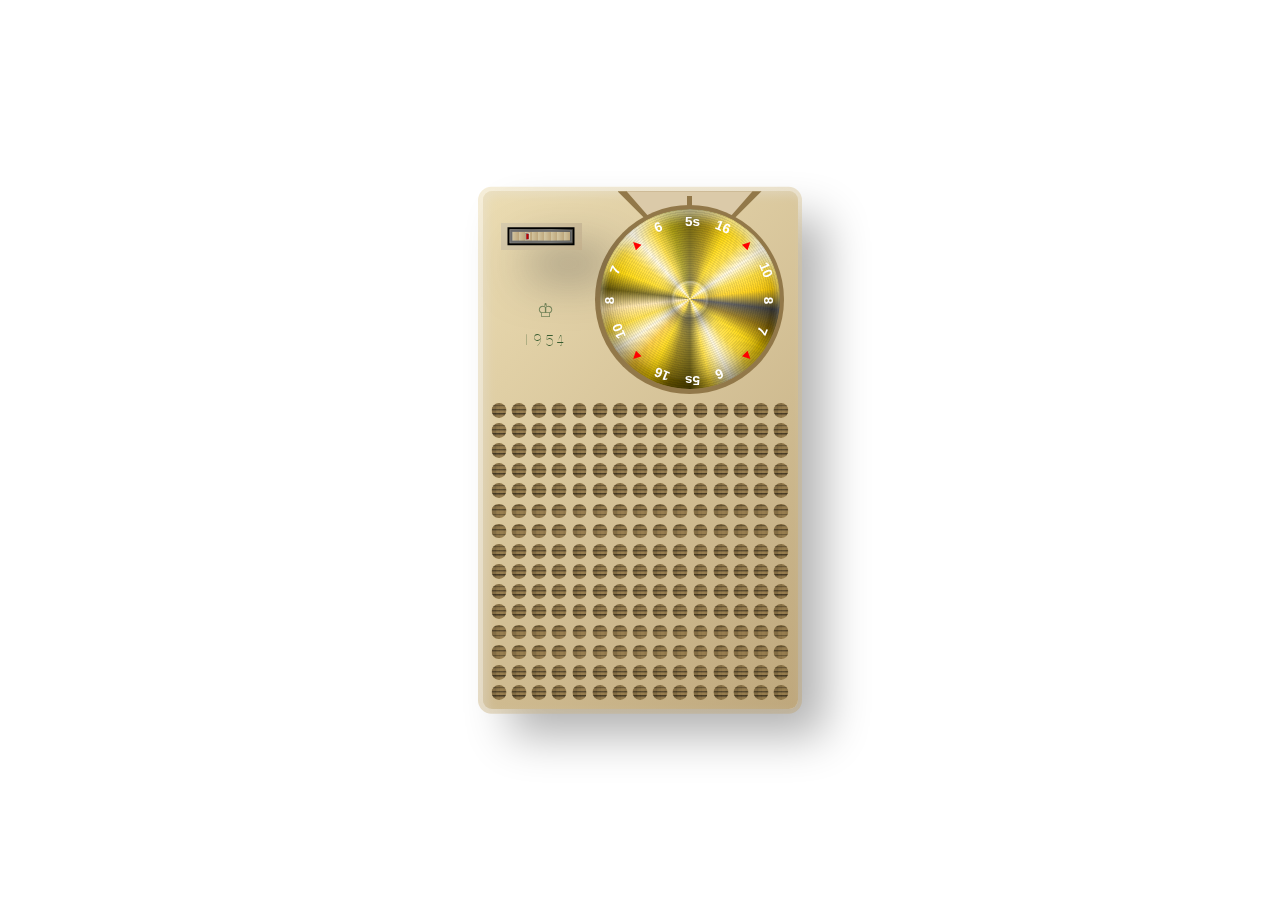
<file: 1954_regency TR-1.html>
<!DOCTYPE html>
<html lang="zh-CN">

<head>
    <meta charset="UTF-8">
    <meta name="viewport" content="width=device-width, initial-scale=1.0">
    <title>Regency Model TR-1</title>
    <style>
        ::-webkit-scrollbar {
            display: none;
        }

        @font-face {
            font-family: 'Nixiebold-slim';
            src: url('fonts/Nixiebold-slim.woff2') format('woff2'),
                url('fonts/Nixiebold-slim.woff') format('woff'),
                url('fonts/Nixiebold-slim.ttf') format('truetype');
            font-weight: normal;
            font-style: normal;
        }

        body {
            font-family: Arial, sans-serif;
            background-color: transparent;
            display: flex;
            justify-content: center;
            align-items: center;
            height: 100vh;
            margin: 0;
        }

        .parent {
            position: relative;
            width: 35vh;
            /* Match width of the walkman */
            height: 57.5vh;
            /* Match height of the walkman */
            display: flex;
            justify-content: center;
            align-items: center;
        }

        .walkman {
            width: 35vh;
            height: 57.5vh;
            background: linear-gradient(135deg, #ecddb3, #bea77c);
            border-radius: 1vh;
            position: absolute;
            box-shadow: inset 0.5vh 0.5vh 1vh rgba(230, 230, 230, 0.6),
                3vh 3vh 5vh rgba(0, 0, 0, 0.3),
                -1vh -1vh 2vh rgba(255, 255, 255, 0.05);
        }

        .walkman.hover-effect~*,
        .walkman.hover-effect,
        .walkman.hover-effect .walkmanB,
        .walkman.hover-effect .trapezoid2,
        .walkman.hover-effect .button,
        .walkman.hover-effect .walkmans,
        .walkman.hover-effect .button-stop,
        .walkman.hover-effect .button-color {
            background: linear-gradient(135deg, #911212, #550000);
            color: #FFF;
            box-shadow: inset 0.5vh 0.5vh 1vh rgba(192, 101, 101, 0.6),
                3vh 3vh 5vh rgba(85, 0, 0, 0.3),
                -1vh -1vh 2vh rgba(139, 0, 0, 0.1);
            border-color: #550000;
        }

        .walkmanB {
            width: 36vh;
            height: 58.5vh;
            background: linear-gradient(135deg, #ecddb3, #bea77c);
            border-radius: 1.5vh;
            position: absolute;
            opacity: 0.5;
            top: 50%;
            left: 50%;
            transform: translate(-50%, -50%);
        }

        .walkmanb-cell {
            width: 33vh;
            height: 33vh;
            bottom: 1vh;
            left: 50%;
            transform: translate(-50%);
            background: transparent;
            position: absolute;
            overflow: hidden;
            display: grid;
            grid-template-columns: repeat(15, 1fr);
            grid-template-rows: repeat(15, 1fr);
            gap: 0.6vh;
            /* 让单元格之间有间距 */
        }

        .cell {
            width: 100%;
            height: 100%;
            border-radius: 50%;
            box-sizing: border-box;
            background:
                repeating-linear-gradient(0deg,
                    rgba(146, 120, 73, 0.8),
                    rgba(146, 120, 73, 0.8) 0.25vh,
                    rgba(48, 38, 20, 0.8) 0.5vh),
                repeating-linear-gradient(90deg,
                    rgba(146, 120, 73, 0.5),
                    rgba(146, 120, 73, 0.5) 0.25vh,
                    rgba(48, 38, 20, 0.5) 0.5vh);
            box-shadow: inset 0.5vh 0.15vh 0.3vh rgba(54, 47, 26, 0.2);
        }


        .walkmans {
            width: 9vh;
            height: 3vh;
            background: linear-gradient(135deg, #d3c5a0, #bea77c);
            left: 2vh;
            position: relative;
            top: 3.5vh;
            box-shadow: inset 5vh 5vh 5vh rgba(230, 230, 230, 0.2),
                3vh 3vh 5vh rgba(65, 65, 65, 0.5);
        }

        .button-stop {
            width: 7vh;
            height: 1.5vh;
            background: linear-gradient(90deg, #9b9b9b, rgb(112, 112, 112), #979797, rgb(0, 0, 0));
            border: 0.25vh solid #000000;
            position: absolute;
            top: 50%;
            left: 50%;
            transform: translate(-50%, -50%);
            z-index: 3;
        }

        .button-color {
            width: 6.5vh;
            height: 1vh;
            background: linear-gradient(to right,
                    #d3c5a0 0%,
                    #bea77c 11.11%,
                    #d3c5a0 11.11%,
                    #bea77c 22.22%,
                    #d3c5a0 22.22%,
                    #bea77c 33.33%,
                    #d3c5a0 33.33%,
                    #bea77c 44.44%,
                    #d3c5a0 44.44%,
                    #bea77c 55.55%,
                    #d3c5a0 55.55%,
                    #bea77c 66.66%,
                    #d3c5a0 66.66%,
                    #bea77c 77.77%,
                    #d3c5a0 77.77%,
                    #bea77c 88.88%,
                    #d3c5a0 88.88%,
                    #bea77c 100%);

            border: 0.25vh solid #6b6b6b;
            position: absolute;
            top: 50%;
            left: 50%;
            transform: translate(-50%, -50%);
            opacity: 1;
            z-index: 3;
        }

        .logoA {
            position: absolute;
            transform: translateX(-50%);
            width: 12vh;
            height: 4vh;
            top: 11vh;
            left: 7vh;
            border-radius: 0.25vh;
            font-family: monospace;
            color: rgb(0, 54, 9);
            font-size: 2.8vh;
            font-weight: bold;
            display: flex;
            justify-content: center;
            align-items: center;
            letter-spacing: 0vh;
            white-space: nowrap;
            opacity: 0.5;
        }

        .logo-year {
            position: absolute;
            top: 16vh;
            left: 7vh;
            transform: translateX(-50%);
            color: rgb(0, 54, 9);
            font-family: 'Nixiebold-slim', Arial, sans-serif;
            font-size: 1.5vh;
            letter-spacing: 0.5vh;
            /* 增加字符之间的间距 */
            opacity: 0.75;
            z-index: 99;
        }

        .button {
            width: 4vh;
            height: 1.75vh;
            background: rgb(194, 2, 2);
            box-shadow: inset 0.25vh 0.25vh 0.5vh rgba(53, 53, 53, 0.8),
                0.25vh 0.25vh 0.5vh rgb(0, 0, 0, 0);
            border-radius: 0.1vh;
            position: absolute;
            top: 50%;
            left: 50%;
            transform: translate(-50%, -50%);
            z-index: 9;
        }

        .button-hole {
            width: 5vh;
            height: 2.75vh;
            background: linear-gradient(180deg, #ffffff, #7c7c7c);
            border-radius: 0.1vh;
            position: absolute;
            top: 3.6vh;
            left: 2.5vh;
            z-index: 99;
            scale: 15%;
            rotate: 90deg;
        }

        .button-hold2 {
            width: 0.5vh;
            height: 2.5vh;
            background: linear-gradient(135deg, #927849, #927849);
            position: absolute;
            top: 0.5vh;
            right: 11.75vh;
        }

        .container {
            position: relative;
            /* 保证内容相对定位 */
            width: 20vh;
            height: 20vh;
            border-radius: 50%;
            top: -16.75vh;
            right: -5.5vh;
            overflow: hidden;
        }

        .metal {
            width: 20vh;
            /* 按钮大小 */
            height: 20vh;
            border-radius: 50%;
            background: conic-gradient(from 0deg,
                    #6e5e00, #a38600, #ffd700, #ffdd33, #fff8dc,
                    #ffdd33, #ffcc00, #3b3b3b, #8b6900, #ffd700,
                    #ffdd33, #fff8dc, #ffdd33, #615200, #8a7200,
                    #ffd700, #ffcc33, #fff8dc, #ffdd33, #ffe4a1,
                    #635400, #ffd700, #ffdd33, #fff8dc, #ffdd33,
                    #a09100, #6e5e00);
            /* 原金色渐变 */
            box-shadow:
                inset 0 1vh 1vh rgba(255, 255, 255, 0.5),
                /* 内部高光 */
                inset 0 -1vh 3vh rgba(0, 0, 0, 0.5);
            /* 内部阴影 */
            position: relative;
            /* 避免伪类溢出 */
        }

        .metal::before {
            content: '';
            position: absolute;
            top: 50%;
            left: 50%;
            transform: translate(-50%, -50%);
            width: 150%;
            /* 覆盖整个按钮 */
            height: 150%;
            /* 覆盖整个按钮 */
            border-radius: 50%;
            background: repeating-radial-gradient(circle,
                    transparent 0,
                    transparent 0.125vh,
                    rgba(0, 0, 0, 0.1) 0.125vh,
                    rgba(0, 0, 0, 0.1) 0.25vh);
            /* 径向条纹 */
            z-index: 2;
            opacity: 0.75;
            /* 透明度控制叠加效果 */
            mix-blend-mode: multiply;
        }

        .metal::after {
            content: '';
            position: absolute;
            top: 50%;
            left: 50%;
            width: 18vh;
            height: 18vh;
            transform: translate(-50%, -50%);
            border-radius: 50%;
            background: radial-gradient(circle, rgba(255, 255, 255, 0.5), transparent 80%);
            z-index: 1;
            opacity: 0.7;
        }

        .small-metal {
            width: 4vh;
            /* 小按钮大小 */
            height: 4vh;
            border-radius: 50%;
            background: conic-gradient(from 0deg,
                    #6e5e00, #a38600, #ffd700, #ffdd33, #fff8dc,
                    #ffdd33, #ffcc00, #3b3b3b, #8b6900, #ffd700,
                    #ffdd33, #fff8dc, #ffdd33, #615200, #8a7200,
                    #ffd700, #ffcc33, #fff8dc, #ffdd33, #ffe4a1,
                    #635400, #ffd700, #ffdd33, #fff8dc, #ffdd33,
                    #a09100, #6e5e00);
            /* 金色渐变 */
            box-shadow:
                0 0.5vh 2vh rgba(0, 0, 0, 1),
                /* 外部阴影 */
                inset 0 2px 5px rgba(255, 255, 255, 0.5),
                /* 内部高光 */
                inset 0 -3px 5px rgba(0, 0, 0, 0.5);
            /* 内部阴影 */
            position: absolute;
            top: 50%;
            /* 小按钮位置 */
            left: 50%;
            /* 小按钮位置 */
            transform: translate(-50%, -50%);
            /* 避免伪类溢出 */
        }

        .Wtext {
            position: relative;
            bottom: 18.75vh;
            left: 9.5vh;
            width: 100%;
            height: 100%;
            background: transparent;
        }

        .Wtext span {
            position: absolute;
            font-size: 1.5vh;
            color: rgb(255, 255, 255);
            font-weight: bold;
            /* Adjust the rotation origin to bring the base of characters inward */
            transform-origin: 50% calc(50% + 8vh);
            z-index: 3;
        }

        /* Position characters with their bases inside */
        .char-1 {
            transform: rotate(0deg) translateY(-50%);
        }

        .char-2 {
            transform: rotate(22.5deg) translateY(-50%);
        }

        .char-3 {
            transform: rotate(45deg) translateY(-50%);
        }

        .char-4 {
            transform: rotate(67.5deg) translateY(-50%);
        }

        .char-5 {
            transform: rotate(90deg) translateY(-50%);
        }

        .char-6 {
            transform: rotate(112.5deg) translateY(-50%);
        }

        .char-7 {
            transform: rotate(135deg) translateY(-50%);
        }

        .char-8 {
            transform: rotate(157.5deg) translateY(-50%);
        }

        .char-9 {
            transform: rotate(180deg) translateY(-50%);
        }

        .char-10 {
            transform: rotate(202.5deg) translateY(-50%);
        }

        .char-11 {
            transform: rotate(225deg) translateY(-50%);
        }

        .char-12 {
            transform: rotate(247.5deg) translateY(-50%);
        }

        .char-13 {
            transform: rotate(270deg) translateY(-50%);
        }

        .char-14 {
            transform: rotate(292.5deg) translateY(-50%);
        }

        .char-15 {
            transform: rotate(315deg) translateY(-50%);
        }

        .char-16 {
            transform: rotate(337.5deg) translateY(-50%);
        }

        .Wtext span:nth-child(3),
        .Wtext span:nth-child(7),
        .Wtext span:nth-child(11),
        .Wtext span:nth-child(15) {
            color: red;
            /* Change color to red */
        }

        .trapezoid {
            position: absolute;
            top: 0vh;
            right: 4vh;
            width: 16vh;
            height: 4vh;
            background: #927849;
            clip-path: polygon(0% 0%, 100% 0%, 75% 100%, 25% 100%);


        }

        .trapezoid2 {
            position: absolute;
            top: 0vh;
            right: 5vh;
            width: 14vh;
            height: 4vh;
            background: #dbcaa9;
            clip-path: polygon(0% 0%, 100% 0%, 75% 100%, 25% 100%);


        }

        .trapezoid3 {
            position: absolute;
            top: 1.5vh;
            right: 1.5vh;
            width: 21vh;
            height: 21vh;
            border-radius: 50%;
            background: #927849;
        }

        .walkman:hover~*,
        .walkman:hover,
        .walkman:hover .walkmanB,
        .walkman:hover .trapezoid2,
        .walkman:hover .button,
        .walkman:hover .walkmans,
        .walkman:hover .button-stop,
        .walkman:hover .button-color {
            background: linear-gradient(135deg, #911212, #550000);
            /* 确保完全替换背景 */

            /* Deep red gradient */
            color: #FFF;
            /* Change text color for better visibility */
            box-shadow: inset 0.5vh 0.5vh 1vh rgba(192, 101, 101, 0.6),
                3vh 3vh 5vh rgba(85, 0, 0, 0.3),
                -1vh -1vh 2vh rgba(139, 0, 0, 0.1);
            /* Deep red shadow */
            border-color: #550000;
        }
    </style>
</head>

<body>
    <!-- SVG mask 定义：整个区域白色，再在中间绘制较大的黑色区域作为镂空 -->
    <svg width="0" height="0">
        <defs>
            <mask id="window-hole-mask" maskUnits="objectBoundingBox">
                <rect x="0" y="0" width="1" height="1" fill="white" />
                <!-- 此处设为 cassette-window 及 walkmanb 内部镂空区域，左右各留 10% -->
                <rect x="0.1" y="0.1" width="0.8" height="0.8" fill="black" />
            </mask>
        </defs>
    </svg>
    <div class="parent">
        <div class="walkman">
            <div class="walkmanB"></div>
            <div class="trapezoid"></div>
            <div class="trapezoid2"></div>
            <div class="trapezoid3"></div>
            <div class="logoA">♔</div>
            <div class="logo-year">1954</div>
            <div class="button-hole">
                <div class="button"></div>
            </div>
            <div class="walkmanb-cell"></div>
            <script>
                document.addEventListener("DOMContentLoaded", () => {
                    const container = document.querySelector(".walkmanb-cell");

                    for (let i = 0; i < 225; i++) {
                        const cell = document.createElement("div");
                        cell.className = "cell";
                        container.appendChild(cell);
                    }
                });
            </script>
            <div class="walkmans">

                <div class="button-stop">
                    <div class="button-color"></div>
                </div>

            </div>
            <div class="button-hold2"></div>
        </div>
        <div class="container">
            <div class="metal">
                <div class="small-metal"></div>
            </div>
            <div class="Wtext">
                <span class="char-1">5s</span>
                <span class="char-2">16</span>
                <span class="char-3">&#9650;</span>
                <span class="char-4">10</span>
                <span class="char-5">8</span>
                <span class="char-6">7</span>
                <span class="char-7">&#9650;</span>
                <span class="char-8">6</span>
                <span class="char-9">5s</span>
                <span class="char-10">16</span>
                <span class="char-11">&#9650;</span>
                <span class="char-12">10</span>
                <span class="char-13">8</span>
                <span class="char-14">7</span>
                <span class="char-15">&#9650;</span>
                <span class="char-16">6</span>
            </div>
        </div>
        <script>
            // 接收父页面的消息
            window.addEventListener("message", (event) => {
                if (event.data === "hover") {
                    document.querySelectorAll(".walkman, .walkmanB, .trapezoid2, .button, .walkmans, .button-stop, .button-color")
                        .forEach(element => element.classList.add("hovered"));
                }
                if (event.data === "unhover") {
                    document.querySelectorAll(".hovered")
                        .forEach(element => element.classList.remove("hovered"));
                }
            });
        </script>
        <script>
            // 获取目标元素
            const walkman = document.querySelector(".walkman");

            // 循环触发 hover 效果的函数
            const toggleHoverEffect = () => {
                walkman.classList.add("hover-effect"); // 添加 hover 类
                setTimeout(() => {
                    walkman.classList.remove("hover-effect"); // 两秒后移除 hover 类
                }, 2000); // 设置两秒后恢复
            };

            // 设置循环，每隔两秒触发 hover 效果
            setInterval(toggleHoverEffect, 4000); // 每隔 4 秒调用 toggleHoverEffect
        </script>
    </div>
</body>

</html>
</file>
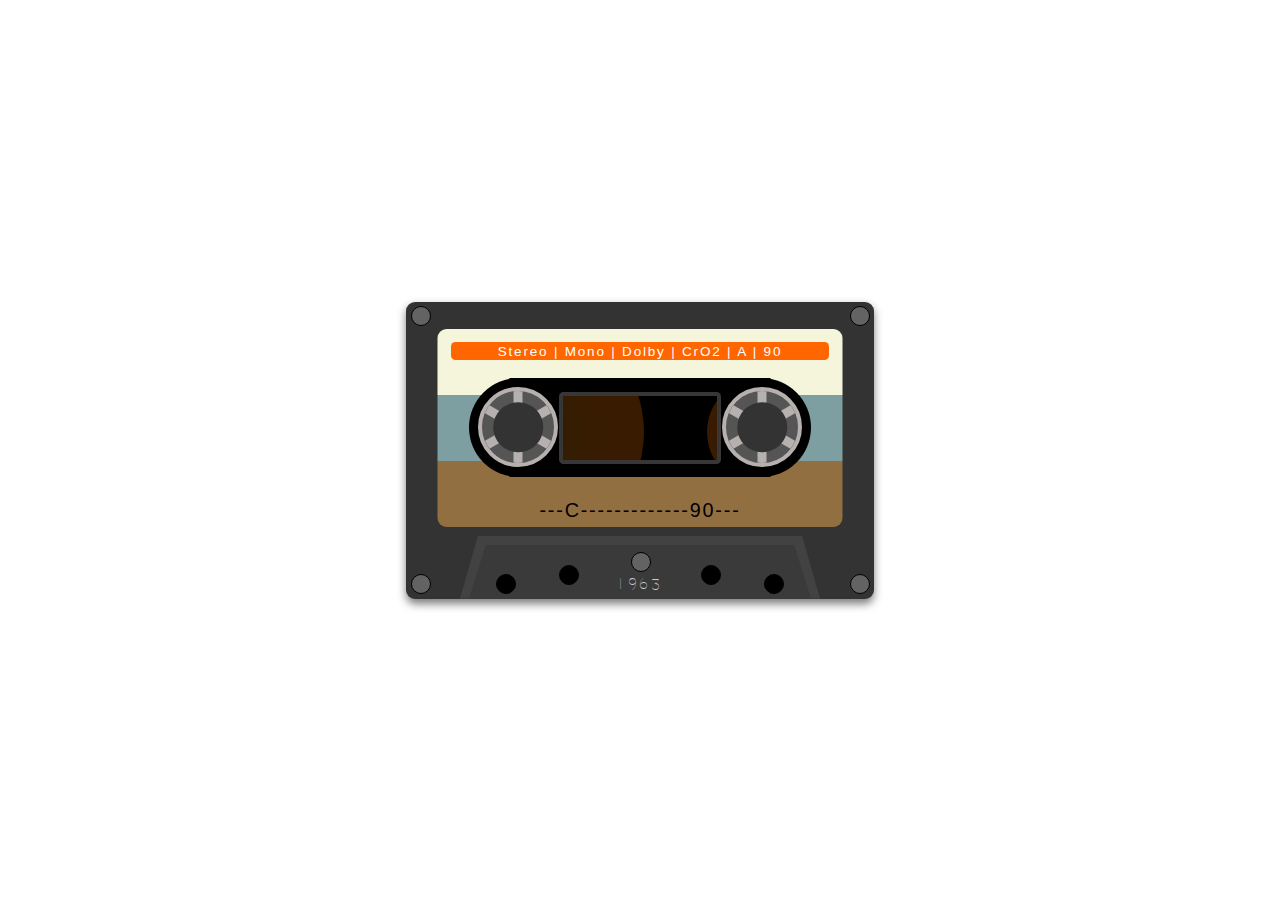
<file: 1963-cassette.html>
<!DOCTYPE html>
<html lang="zh">

<head>
  <meta charset="UTF-8">
  <meta name="viewport" content="width=device-width, initial-scale=1.0">
  <title>cassette</title>
  <style>
    ::-webkit-scrollbar {
      display: none;
      /* 隐藏滚动条 */
    }

    @font-face {
      font-family: 'Nixiebold-slim';
      src: url('fonts/Nixiebold-slim.woff2') format('woff2'),
        url('fonts/Nixiebold-slim.woff') format('woff'),
        url('fonts/Nixiebold-slim.ttf') format('truetype');
      font-weight: normal;
      font-style: normal;
    }

    body {
      margin: 0;
      font-family: Arial, sans-serif;
      background: transparent;
      display: flex;
      justify-content: center;
      align-items: center;
      height: 100vh;
    }

    .cassette {
      position: absolute;
      width: 50vh;
      height: 31vh;
      background: #333;
      border-radius: 1vh;
      box-shadow: 0 0.5vh 1vh rgba(0, 0, 0, 0.5);
      padding: 1vh;
      z-index: -2;
    }

    .label {
      position: absolute;
      top: 4.5vh;
      left: 50%;
      width: 42vh;
      height: 2vh;
      background: #ff6600;
      border-radius: 0.5vh;
      transform: translateX(-50%);
      display: flex;
      align-items: center;
      justify-content: center;
      color: #fff;
      font-size: 1.5vh;
      letter-spacing: 0.2vh;
    }

    /* 卷盘和中心孔 */
    .reel {
      position: absolute;
      top: 9.5vh;
      width: 8vh;
      height: 8vh;
      background: #555;
      border: 0.5vh solid #b6b1ae;
      border-radius: 50%;
      overflow: hidden;
    }

    .reel.left {
      left: 8vh;
    }

    .reel.right {
      right: 8vh;
    }

    .center-hole {
      position: absolute;
      width: 5.5vh;
      height: 5.5vh;
      background: #333;
      border-radius: 50%;
      top: 50%;
      left: 50%;
      transform: translate(-50%, -50%);
      z-index: 2;
    }

    /* 装饰性旋转矩形 */
    .rectangles {
      position: absolute;
      top: 50%;
      left: 50%;
      transform: translate(-50%, -50%);
      width: 6vh;
      height: 10vh;
      animation: rotate 5s linear infinite;
    }

    .rectangle-group {
      position: relative;
      width: 100%;
      height: 100%;
    }

    .rectangle {
      position: absolute;
      width: 1vh;
      height: 4vh;
      background: #b6b1ae;
      top: 50%;
      left: 50%;
      transform: translate(-50%, -100%);
      transform-origin: bottom center;
    }

    .rectangle:nth-child(1) {
      transform: translate(-50%, -100%) rotate(0deg);
    }

    .rectangle:nth-child(2) {
      transform: translate(-50%, -100%) rotate(60deg);
    }

    .rectangle:nth-child(3) {
      transform: translate(-50%, -100%) rotate(120deg);
    }

    .rectangle:nth-child(4) {
      transform: translate(-50%, -100%) rotate(180deg);
    }

    .rectangle:nth-child(5) {
      transform: translate(-50%, -100%) rotate(240deg);
    }

    .rectangle:nth-child(6) {
      transform: translate(-50%, -100%) rotate(300deg);
    }

    @keyframes rotate {
      from {
        transform: translate(-50%, -50%) rotate(0deg);
      }

      to {
        transform: translate(-50%, -50%) rotate(360deg);
      }
    }

    /* 磁带窗口 */
    .tape-window {
      position: absolute;
      top: 10vh;
      left: 50%;
      transform: translateX(-50%);
      width: 18vh;
      height: 8vh;
      border: 0.5vh solid rgba(109, 109, 109, 0.5);
      background: rgba(0, 0, 0, 0.2);
      border-radius: 0.5vh;
      box-sizing: border-box;
      overflow: hidden;
      z-index: 1;
    }

    .tape-roll {
      position: absolute;
      border-radius: 50%;
      background: radial-gradient(circle, #301e02 5%, #381b00 50%);
    }

    .tape-roll.left {
      width: 26vh;
      height: 26vh;
      left: calc(-4vh - 13vh);
      top: calc(4vh - 13vh);
      animation: swapLeft 120s linear infinite alternate;
    }

    .tape-roll.right {
      width: 12vh;
      height: 12vh;
      left: calc(22vh - 6vh);
      top: calc(4vh - 6vh);
      animation: swapRight 120s linear infinite alternate;
    }

    @keyframes swapLeft {
      from {
        width: 26vh;
        height: 26vh;
        left: calc(-4vh - 13vh);
        top: calc(4vh - 13vh);
      }

      to {
        width: 12vh;
        height: 12vh;
        left: calc(-4vh - 6vh);
        top: calc(4vh - 6vh);
      }
    }

    @keyframes swapRight {
      from {
        width: 12vh;
        height: 12vh;
        left: calc(22vh - 6vh);
        top: calc(4vh - 6vh);
      }

      to {
        width: 26vh;
        height: 26vh;
        left: calc(22vh - 13vh);
        top: calc(4vh - 13vh);
      }
    }

    /* 复合图形（两个圆+长方形） */
    .composite-shape {
      position: absolute;
      top: 8.5vh;
      left: 50%;
      transform: translateX(-50%);
      width: 40vh;
      height: 11vh;
      z-index: -1;
    }

    .composite-shape .comp-circle {
      position: absolute;
      width: 11vh;
      height: 11vh;
      background: black;
      border-radius: 50%;
    }

    .composite-shape .comp-circle.left {
      left: 1vh;
    }

    .composite-shape .comp-circle.right {
      right: 1vh;
    }

    .composite-shape .comp-rect {
      position: absolute;
      left: 50%;
      top: 0;
      transform: translateX(-50%);
      width: 29vh;
      height: 11vh;
      background: black;
    }

    /* 在 composite-shape 下层增加一个粉灰色长方形 */
    .under-rect {
      position: absolute;
      top: 3vh;
      left: 50%;
      transform: translateX(-50%);
      width: 45vh;
      height: 22vh;
      border-radius: 1vh;
      background: linear-gradient(to bottom,
          #F5F5DC 0%,
          #F5F5DC 33.33%,
          #7e9fa1 33.33%,
          #7e9fa1 66.66%,
          #926f40 66.66%,
          #926f40 100%);
      z-index: -2;
    }

    /* 增加四个银色圆形，分别位于 .cassette 的四角 */
    .corner-circle {
      position: absolute;
      width: 2vh;
      height: 2vh;
      background: rgb(99, 99, 99);
      border-radius: 50%;
      z-index: 3;
      border: 0.2vh solid #000000;
    }

    .corner-circle.top-left {
      top: 0.5vh;
      left: 0.5vh;
    }

    .corner-circle.top-right {
      top: 0.5vh;
      right: 0.5vh;
    }

    .corner-circle.bottom-left {
      bottom: 0.5vh;
      left: 0.5vh;
    }

    .corner-circle.bottom-right {
      bottom: 0.5vh;
      right: 0.5vh;
    }

    .corner-circle.center {
      bottom: 3vh;
      left: 25vh;
    }

    .hole-circle {
      position: absolute;
      width: 2vh;
      height: 2vh;
      background: rgb(0, 0, 0);
      border-radius: 50%;
      z-index: 3;
      border: 0.2vh solid #000000;
    }

    .hole-circle.top-left {
      bottom: 1.5vh;
      left: 17vh;
    }

    .hole-circle.top-right {
      bottom: 1.5vh;
      right: 17vh;
    }

    .hole-circle.bottom-left {
      bottom: 0.5vh;
      left: 10vh;
    }

    .hole-circle.bottom-right {
      bottom: 0.5vh;
      right: 10vh;
    }

    .trapezoid {
      position: absolute;
      bottom: 0vh;
      left: 50%;
      transform: translateX(-50%);
      width: 40vh;
      height: 7vh;
      background: #424242;
      clip-path: polygon(5% 0%, 95% 0%, 100% 100%, 0% 100%);

    }

    .trapezoid2 {
      position: absolute;
      bottom: 0vh;
      left: 50%;
      transform: translateX(-50%);
      width: 38vh;
      height: 6vh;
      background: #3a3a3a;
      clip-path: polygon(5% 0%, 95% 0%, 100% 100%, 0% 100%);

    }

    .details {
      position: absolute;
      bottom: 8.5vh;
      left: 50%;
      transform: translateX(-50%);
      color: #000000;
      font-size: 2.2vh;
      letter-spacing: 0.2vh;
      text-align: center;
      z-index: 2;
    }

    .logo-year {
      position: absolute;
      bottom: 0.5vh;
      left: 50%;
      transform: translateX(-50%);
      color: rgb(209, 209, 209);
      font-family: 'Nixiebold-slim', Arial, sans-serif;
      color: rgb(255, 255, 255);
      font-size: 1.5vh;
      letter-spacing: 0.5vh;
      /* 增加字符之间的间距 */
      opacity: 0.75;
      z-index: 99;
    }
  </style>
</head>

<body>
  <div class="cassette">
    <div class="logo-year">1963</div>
    <div class="label">Stereo | Mono | Dolby | CrO2 | A | 90</div>
    <!-- 四个银色圆形，位于cassette四角 -->
    <div class="corner-circle top-left"></div>
    <div class="corner-circle top-right"></div>
    <div class="corner-circle bottom-left"></div>
    <div class="corner-circle bottom-right"></div>
    <div class="corner-circle center"></div>
    <div class="hole-circle top-left"></div>
    <div class="hole-circle top-right"></div>
    <div class="hole-circle bottom-left"></div>
    <div class="hole-circle bottom-right"></div>
    <div class="tape-window">
      <div class="tape-roll left"></div>
      <div class="tape-roll right"></div>
    </div>
    <div class="reel left">
      <div class="rectangles">
        <div class="rectangle-group">
          <div class="rectangle"></div>
          <div class="rectangle"></div>
          <div class="rectangle"></div>
          <div class="rectangle"></div>
          <div class="rectangle"></div>
          <div class="rectangle"></div>
        </div>
      </div>
      <div class="center-hole"></div>
    </div>
    <div class="reel right">
      <div class="rectangles">
        <div class="rectangle-group">
          <div class="rectangle"></div>
          <div class="rectangle"></div>
          <div class="rectangle"></div>
          <div class="rectangle"></div>
          <div class="rectangle"></div>
          <div class="rectangle"></div>
        </div>
      </div>
      <div class="center-hole"></div>
    </div>
    <div class="composite-shape">
      <div class="comp-circle left"></div>
      <div class="comp-rect"></div>
      <div class="comp-circle right"></div>
    </div>
    <div class="under-rect"></div>
    <div class="trapezoid"></div>
    <div class="trapezoid2"></div>
    <div class="details">---C-------------90---</div>
  </div>
</body>

</html>
</file>
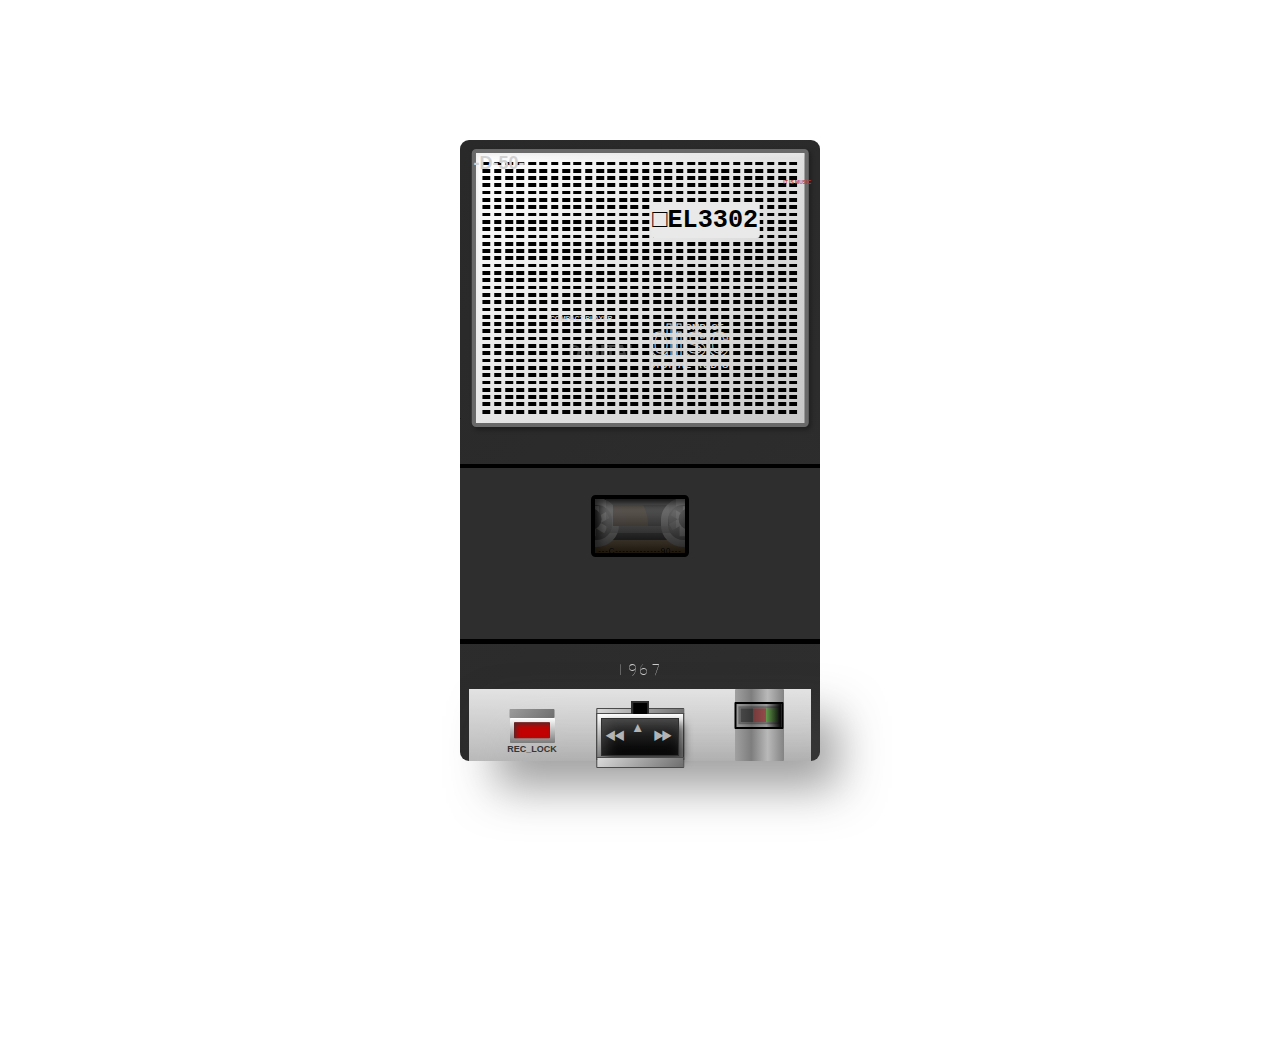
<file: 1967_philips.html>
<!DOCTYPE html>
<html lang="zh-CN">

<head>
    <meta charset="UTF-8">
    <meta name="viewport" content="width=device-width, initial-scale=1.0">
    <title>philips el3302</title>
    <style>
        ::-webkit-scrollbar {
            display: none;
            /* 隐藏滚动条 */
        }

        @font-face {
            font-family: 'Nixiebold-slim';
            src: url('fonts/Nixiebold-slim.woff2') format('woff2'),
                url('fonts/Nixiebold-slim.woff') format('woff'),
                url('fonts/Nixiebold-slim.ttf') format('truetype');
            font-weight: normal;
            font-style: normal;
        }

        body {
            font-family: Arial, sans-serif;
            background-color: transparent;
            /* 网页背景色，用于镂空效果显示 */
            display: flex;
            justify-content: center;
            align-items: center;
            height: 100vh;
            margin: 0;
        }


        .walkman {
            width: 40vh;
            height: 69vh;
            background: linear-gradient(135deg, #292929, #2e2e2e);
            border-radius: 1vh;
            box-shadow:
                3vh 3vh 5vh rgba(0, 0, 0, 0.0);
            position: relative;
        }

        .walkmanb {
            width: 36.5vh;
            height: 30vh;
            background: linear-gradient(135deg, #ffffff, #c7c7c7);
            border: 0.5vh solid #696969;
            border-radius: 0.5vh;
            position: absolute;
            top: 1vh;
            left: 50%;
            transform: translate(-50%);
            box-shadow: inset 0.25vh 0.25vh 0.5vh rgba(233, 233, 233, 0.8),
                0.25vh 0.25vh 0.5vh rgb(0, 0, 0, 0.3);
            position: relative;
            overflow: hidden;
        }

        .walkmanb-cell {
            width: 35vh;
            height: 28vh;
            top: 50%;
            left: 50%;
            transform: translate(-50%, -50%);
            background: transparent;
            position: absolute;
            overflow: hidden;
            display: grid;
            grid-template-columns: repeat(28, 1fr);
            grid-template-rows: repeat(35, 1fr);
            gap: 0.4vh;
            /* 让单元格之间有间距 */
        }

        .cell {
            width: 100%;
            height: 100%;
            background: black;
            box-sizing: border-box;
        }

        .walkmanb-fill {
            width: 100%;
            height: 100%;
            background: black;
            -webkit-mask: url(#window-hole-mask);
            mask: url(#window-hole-mask);
            -webkit-mask-type: luminance;
            mask-type: luminance;
        }

        .walkmans {
            width: 38vh;
            height: 8vh;
            background: linear-gradient(180deg, #e2e2e2, #afafaf);
            left: 50%;
            transform: translate(-50%);
            position: absolute;
            bottom: 0vh;
            box-shadow: inset 5vh 5vh 5vh rgba(230, 230, 230, 0.2),
                3vh 3vh 5vh rgba(65, 65, 65, 0.5);
        }

        .walkmanw {
            width: 40vh;
            height: 20vh;
            position: absolute;
            left: 50%;
            background: #000000;
            transform: translate(-50%);
            bottom: 13vh;
            opacity: 1;
        }

        .walkmanw1 {
            width: 40vh;
            height: 19vh;
            position: absolute;
            left: 50%;
            background: #2e2e2e;
            transform: translate(-50%);
            bottom: 13.5vh;
            opacity: 1;
        }

        .walkmanw1-b {
            width: 2vh;
            height: 1.5vh;
            background: #303030;
            position: absolute;
            top: -2vh;
            left: 50%;
            transform: translate(-50%);

        }

        .walkmanw1-w {
            width: 1.5vh;
            height: 1.25vh;
            top: 0.25vh;
            left: 50%;
            transform: translate(-50%);
            background: #000000;
            position: relative;
        }

        .cassette-window {
            position: absolute;
            top: 3vh;
            left: 50%;
            transform: translate(-50%);
            width: 10vh;
            height: 6vh;
            border: 0.5vh solid #000000;
            border-radius: 0.5vh;
            background: linear-gradient(180deg, #7e7e7e, rgb(3, 3, 3));
            box-shadow: inset 0.5vh 0.5vh 1vh rgb(0, 0, 0);
            z-index: 9;
            overflow: hidden;
        }

        .cassette-window iframe {
            position: absolute;
            top: 0;
            left: 0;
            width: 100%;
            height: 100%;
            border: none;
            transform: none;
            z-index: 99;
            scale: 700%;
            opacity: 0.2;
            /* 如有需要，可调整 z-index */
        }

        .cassette-fill {
            width: 100%;
            height: 100%;
            background: black;
            -webkit-mask: url(#window-hole-mask);
            mask: url(#window-hole-mask);
            -webkit-mask-type: luminance;
            mask-type: luminance;
        }

        .logo {
            position: absolute;
            background: rgb(233, 233, 233);
            width: 12vh;
            height: 4vh;
            top: 5.5vh;
            right: 5vh;
            border-radius: 0.25vh;
            font-family: monospace;
            color: rgb(0, 0, 0);
            font-size: 2.8vh;
            font-weight: bold;
            display: flex;
            justify-content: center;
            align-items: center;
            letter-spacing: 0vh;
            white-space: nowrap;
        }

        .logo-year {
            position: absolute;
            bottom: 9vh;
            left: 50%;
            transform: translateX(-50%);
            color: rgb(209, 209, 209);
            font-family: 'Nixiebold-slim', Arial, sans-serif;
            color: rgb(255, 255, 255);
            font-size: 1.5vh;
            letter-spacing: 0.5vh;
            /* 增加字符之间的间距 */
            opacity: 0.75;
            z-index: 99;
        }

        .logo-rec {
            position: absolute;
            bottom: -1.25vh;
            left: 50%;
            transform: translateX(-50%);
            color: rgb(53, 53, 53);
            font-size: 1vh;
            font-weight: bold;
            z-index: 3;
        }

        .logoA {
            position: absolute;
            top: 1.5vh;
            left: 1.5vh;
            color: rgb(209, 209, 209);
            font-size: 2vh;
            font-weight: bold;
            z-index: 3;
        }

        .logoB {
            position: absolute;
            top: 4.5vh;
            right: 1vh;
            color: rgb(190, 59, 59);
            font-size: 0.55vh;
            font-weight: bold;
            z-index: 3;
        }

        .logoC {
            position: absolute;
            top: 19.5vh;
            left: 10vh;
            color: rgb(209, 209, 209);
            font-size: 0.75vh;
            font-weight: bold;
            white-space: nowrap;
            z-index: 3;
        }

        .hollow-text {
            position: absolute;
            top: 19.5vh;
            left: 21vh;
            font-size: 5vh;
            color: transparent;
            -webkit-text-stroke: 1px rgb(209, 209, 209);
            z-index: 3;
        }

        .logoD {
            position: absolute;
            top: 20.25vh;
            left: 25vh;
            color: rgb(209, 209, 209);
            font-size: 1vh;
            font-weight: bold;
            white-space: nowrap;
            z-index: 3;
        }

        .logoE {
            position: absolute;
            top: 24.5vh;
            left: 21vh;
            color: rgb(209, 209, 209);
            font-size: 1vh;
            font-weight: bold;
            letter-spacing: 0.125vh;
            white-space: nowrap;
            z-index: 3;
        }

        .logoF {
            position: absolute;
            top: 22.5vh;
            left: 12vh;
            color: rgb(209, 209, 209);
            font-size: 2vh;
            font-weight: bold;
            letter-spacing: 0vh;
            white-space: nowrap;
            opacity: 0.3;
            z-index: 9;
        }

        .button {
            width: 4vh;
            height: 1.75vh;
            background: rgb(194, 2, 2);
            box-shadow: inset 0.25vh 0.25vh 0.5vh rgba(53, 53, 53, 0.8),
                0.25vh 0.25vh 0.5vh rgb(0, 0, 0, 0);
            border-radius: 0.1vh;
            position: absolute;
            top: 50%;
            left: 50%;
            transform: translate(-50%, -50%);
            z-index: 9;
        }

        .button-hole {
            width: 5vh;
            height: 2.75vh;
            background: linear-gradient(180deg, #ffffff, #7c7c7c);
            border-radius: 0.1vh;
            position: absolute;
            bottom: 2vh;
            left: 5.5vh;
            z-index: 03;
        }

        .button-hold3 {
            width: 5vh;
            height: 1vh;
            background: linear-gradient(135deg, #9b9b9b, rgb(110, 110, 110));
            border-radius: 0.1vh;
            position: absolute;
            top: -1vh;
            left: 50%;
            transform: translate(-50%);
            opacity: 1;
            z-index: 3;
        }

        .button-play {
            width: 8.75vh;
            height: 3vh;
            border-radius: 0.1vh;
            position: absolute;
            bottom: 1.5vh;
            left: 50%;
            transform: translate(-50%);
            text-align: center;
            font-size: 1.5vh;
            line-height: 3vh;
            /* 垂直居中 */
            letter-spacing: 0.5vh;
            color: rgb(179, 179, 179);
            white-space: nowrap;
        }

        .button-privew {
            width: 8.75vh;
            height: 3vh;
            position: absolute;
            bottom: 0.5vh;
            left: -3vh;
            font-size: 1.25vh;
            text-align: center;
            /* 水平居中 */
            line-height: 3vh;
            /* 垂直居中 */
            letter-spacing: -0.25vh;
            color: rgb(179, 179, 179);
            white-space: nowrap;
        }

        .button-next {
            width: 8.75vh;
            height: 3vh;
            position: absolute;
            bottom: 0.5vh;
            left: 2.25vh;
            font-size: 1.25vh;
            text-align: center;
            /* 水平居中 */
            line-height: 3vh;
            /* 垂直居中 */
            letter-spacing: -0.25vh;
            color: rgb(179, 179, 179);
            white-space: nowrap;
        }

        .button-stop {
            width: 5vh;
            height: 2.5vh;
            background: linear-gradient(90deg, #9b9b9b, rgb(112, 112, 112), #979797, rgb(0, 0, 0));
            border: 0.25vh solid #000000;
            border-radius: 0.1vh;
            position: absolute;
            top: 1.5vh;
            left: 50%;
            transform: translate(-50%);
            text-align: center;
            /* 水平居中 */
            line-height: 1.5vh;
            /* 垂直居中 */
            letter-spacing: 0.5vh;
            color: rgb(0, 0, 0);
            white-space: nowrap;
            z-index: 3;
        }

        .button-color {
            width: 4.25vh;
            height: 1.5vh;
            background: linear-gradient(to right,
                    #000000 0%,
                    #000000 33.33%,
                    #ff0000 33.33%,
                    #ff0000 66.66%,
                    #48ff00 66.66%,
                    #48ff00 100%);
            mix-blend-mode: multiply;
            border: 0.25vh solid #6b6b6b;
            position: absolute;
            top: 50%;
            left: 50%;
            transform: translate(-50%, -50%);
            text-align: center;
            /* 水平居中 */
            line-height: 1.5vh;
            /* 垂直居中 */
            letter-spacing: 0.5vh;
            color: rgb(112, 112, 112);
            white-space: nowrap;
            opacity: 0.5;
            z-index: 3;
        }

        .button-stop-penal {
            width: 5.5vh;
            height: 8vh;
            background: linear-gradient(90deg, #a0a0a0, #7e7e7e, #b9b9b9, #838383);
            border-radius: 0.1vh;
            position: absolute;
            top: 0vh;
            left: 29.5vh;
            opacity: 1;
            text-align: center;
            /* 水平居中 */
            line-height: 1.5vh;
            /* 垂直居中 */
            letter-spacing: 0.5vh;
            color: rgb(112, 112, 112);
            white-space: nowrap;
        }

        .button-hold {
            width: 9.5vh;
            height: 1vh;
            background: linear-gradient(135deg, #dadada, rgb(110, 110, 110));
            border: 0.1vh solid #4b4b4b;
            border-radius: 0.1vh;
            position: absolute;
            bottom: -1.5vh;
            left: 50%;
            transform: translate(-50%);
        }

        .button-hold2 {
            width: 9.5vh;
            height: 0.5vh;
            background: linear-gradient(135deg, #dadada, rgb(110, 110, 110));
            border: 0.1vh solid #4b4b4b;
            border-radius: 0.1vh;
            position: absolute;
            top: -1.25vh;
            left: 50%;
            transform: translate(-50%);
        }

        .CA-button-B {
            width: 8.5vh;
            height: 4vh;
            background: linear-gradient(180deg, #313131, #1b1b1b, #000000);
            border: 0.15vh solid #303030;
            border-radius: 0%;
            position: relative;
            top: 50%;
            left: 50%;
            transform: translate(-50%, -50%);
            box-shadow: inset 0.5vh 0.5vh 1.55vh rgba(207, 207, 207, 0.2),
                0.5vh 0.5vh 1vh rgba(0, 0, 0, 0.6);
        }

        .CA-button-B-hole {
            width: 9.5vh;
            height: 5vh;
            left: 50%;
            border: 0.1vh solid #252525;
            transform: translate(-50%);
            background: linear-gradient(180deg, #ffffff, #7c7c7c);
            position: absolute;
            border-radius: 0%;
        }

        .CC {
            position: absolute;
            bottom: 5.25vh;
            left: 50%;
            transform: translate(-50%);
        }
    </style>
</head>

<body>
    <!-- SVG mask 定义：整个区域白色，再在中间绘制较大的黑色区域作为镂空 -->
    <svg width="0" height="0">
        <defs>
            <mask id="window-hole-mask" maskUnits="objectBoundingBox">
                <rect x="0" y="0" width="1" height="1" fill="white" />
                <!-- 此处设为 cassette-window 及 walkmanb 内部镂空区域，左右各留 10% -->
                <rect x="0.1" y="0.1" width="0.8" height="0.8" fill="black" />
            </mask>
        </defs>
    </svg>
    <div class="walkman">
        <div class="logoA">-D-50-</div>
        <div class="logo-year">1967</div>
        <div class="logoB">IT IS MUSIC</div>
        <div class="logoC">COMPACT PLAYER</div>
        <div class="hollow-text">disc</div>
        <div class="logoD">OMPACT</div>
        <div class="logoE">DIGITAL AUDIO</div>
        <div class="logoF">DIGITAL</div>
        <div class="button-hole">
            <div class="button"></div>
            <div class="button-hold3"></div>
            <div class="logo-rec">REC_LOCK</div>
        </div>
        <div class="walkmanb">
            <div class="walkmanb-cell"></div>
            <script>
                document.addEventListener("DOMContentLoaded", () => {
                    const container = document.querySelector(".walkmanb-cell");

                    for (let i = 0; i < 980; i++) {
                        const cell = document.createElement("div");
                        cell.className = "cell";
                        container.appendChild(cell);
                    }
                });
            </script>
            <div class="logo">□EL3302</div>
        </div>
        <div class="walkmanb-fill"></div>
        <div class="walkmans">
            <div class="button-stop-penal">
                <div class="button-stop">
                    <div class="button-color"></div>
                </div>
            </div>
        </div>
        <div class="CC">
            <div class="CA-button-B-hole">
                <div class="CA-button-B">
                    <div class="button-play">&#9650</div>
                    <div class="button-privew">&#9664&#9664</div>
                    <div class="button-next">&#9654&#9654</div>
                    <div class="button-hold"></div>
                    <div class="button-hold2"></div>
                    <div class="walkmanw1-b">
                        <div class="walkmanw1-w"></div>
                    </div>
                </div>
            </div>
        </div>
        <div class="walkmanw"></div>
        <div class="walkmanw1">
            <div class="cassette-window">
                <iframe src="cassette.html"></iframe>
                <div class="cassette-fill"></div>
            </div>
        </div>



    </div>

</body>

</html>
</file>
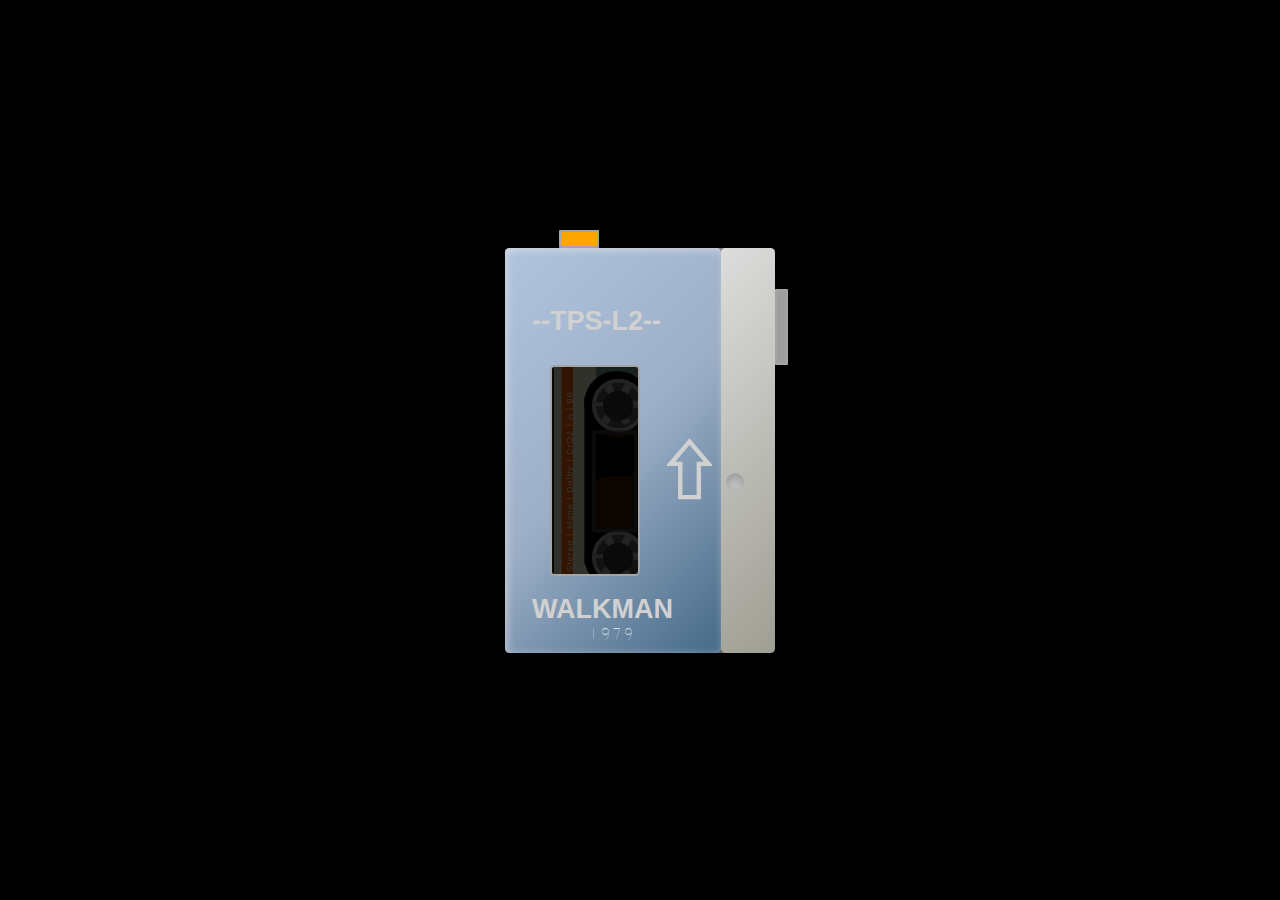
<file: 1979_walkman.html>
<!DOCTYPE html>
<html lang="zh-CN">

<head>
  <meta charset="UTF-8">
  <meta name="viewport" content="width=device-width, initial-scale=1.0">
  <title>sony-walkman</title>
  <style>
    ::-webkit-scrollbar {
      display: none;
      /* 隐藏滚动条 */
    }

    @font-face {
      font-family: 'Nixiebold-slim';
      src: url('fonts/Nixiebold-slim.woff2') format('woff2'),
        url('fonts/Nixiebold-slim.woff') format('woff'),
        url('fonts/Nixiebold-slim.ttf') format('truetype');
      font-weight: normal;
      font-style: normal;
    }

    body {
      font-family: Arial, sans-serif;
      background-color: rgb(0, 0, 0);
      /* 网页背景色，用于镂空效果显示 */
      display: flex;
      justify-content: center;
      align-items: center;
      height: 100vh;
      margin: 0;
      overflow: hidden;
      /* 防止内容溢出 */
    }

    .walkman {
      width: 30vh;
      height: 45vh;
      background: linear-gradient(135deg, #969696, #747474);
      border-radius: 1vh;
      box-shadow: 0 1vh 2vh rgba(0, 0, 0, 0.5);
      position: relative;
    }

    .walkmanb {
      width: 24vh;
      height: 45vh;
      background: linear-gradient(135deg, #b0c4de, #9dafc7, #456a88);
      border-radius: 0.5vh;
      position: absolute;
      left: 0;
      top: 0;
      box-shadow: inset 0.25vh 0.25vh 1vh rgba(230, 230, 230, 0.6),
        0.25vh 0.25vh 1vh rgba(0, 0, 0, 0.3);
      position: relative;
      overflow: hidden;
    }

    .walkmanb-fill {
      width: 100%;
      height: 100%;
      background: black;
      -webkit-mask: url(#window-hole-mask);
      mask: url(#window-hole-mask);
      -webkit-mask-type: luminance;
      mask-type: luminance;
    }

    .walkmanw {
      width: 6vh;
      height: 45vh;
      background: linear-gradient(135deg, #dddddd, #9e9e93);
      border-radius: 0.5vh;
      position: absolute;
      left: 24vh;
      top: 0;
    }

    .logo {
      position: absolute;
      top: 38.5vh;
      left: 3vh;
      color: rgb(209, 209, 209);
      font-size: 3vh;
      font-weight: bold;
    }

    .logo-year {
      position: absolute;
      bottom: 1vh;
      left: 50%;
      transform: translateX(-50%);
      color: rgb(209, 209, 209);
      font-family: 'Nixiebold-slim', Arial, sans-serif;
      color: rgb(255, 255, 255);
      font-size: 1.5vh;
      letter-spacing: 0.5vh;
      /* 增加字符之间的间距 */
      opacity: 0.75;
    }

    .logoA {
      position: absolute;
      top: 6.5vh;
      left: 3vh;
      color: rgb(209, 209, 209);
      font-size: 3vh;
      font-weight: bold;
    }

    .logoB {
      position: absolute;
      top: 20vh;
      left: 17vh;
      color: rgb(209, 209, 209);
      font-size: 7vh;
      font-weight: bold;
      transform: rotate(180deg);
    }

    .cassette-window {
      position: absolute;
      top: 13vh;
      left: 5vh;
      width: 9.5vh;
      height: 23vh;
      border: 0.3vh solid #a5a5a5;
      border-radius: 0.5vh;
      background: black;
      z-index: 2;
      overflow: hidden;
    }

    .cassette-window iframe {
      position: absolute;
      border: none;
      top: 1vh;
      left: -8vh;
      transform: none;
      z-index: 99;
      opacity: 0.2;
      overflow: hidden;
      outline: none;
      scale: 380%;
    }

    .cassette-fill {
      width: 100%;
      height: 100%;
      background: black;
      -webkit-mask: url(#window-hole-mask);
      mask: url(#window-hole-mask);
      -webkit-mask-type: luminance;
      mask-type: luminance;
    }

    .button {
      width: 4vh;
      height: 1.5vh;
      background: orange;
      border: 0.3vh solid #a5a5a5;
      border-radius: 0.1vh;
      position: absolute;
      bottom: 45vh;
      left: 6vh;
      font-family: 'Nixiebold-mini', Arial, sans-serif;
      color: rgb(255, 255, 255);
      font-size: 1.5vh;
      font-weight: 100;
    }

    .buttonB {
      width: 1vh;
      height: 8vh;
      background: rgb(158, 158, 158);
      border: 0.3vh solid #a5a5a5;
      border-radius: 0.1vh;
      position: absolute;
      bottom: 32vh;
      left: 30vh;
    }

    .control-buttons {
      display: flex;
      justify-content: space-around;
      width: 15vh;
      position: absolute;
      bottom: 18vh;
      left: 18vh;
    }

    .control-buttons .circle {
      width: 2vh;
      height: 2vh;
      background: #c2c2c2;
      border-radius: 50%;
      box-shadow: inset 0 0.5vh 1vh rgba(0, 0, 0, 0.2);
    }
  </style>
</head>

<body>
  <!-- SVG mask 定义：整个区域白色，再在中间绘制较大的黑色区域作为镂空 -->
  <svg width="0" height="0">
    <defs>
      <mask id="window-hole-mask" maskUnits="objectBoundingBox">
        <rect x="0" y="0" width="1" height="1" fill="white" />
        <!-- 此处设为 cassette-window 及 walkmanb 内部镂空区域，左右各留 10% -->
        <rect x="0.1" y="0.1" width="0.8" height="0.8" fill="black" />
      </mask>
    </defs>
  </svg>

  <div class="walkman">

    <div class="walkmanb">
      <div class="logo-year">1979</div>
      <div class="walkmanb-fill"></div>
    </div>

    <div class="walkmanw"></div>
    <div class="logo">WALKMAN</div>
    <div class="logoA">--TPS-L2--</div>
    <div class="logoB">⇩</div>
    <div class="cassette-window">
      <iframe src="cassette-90.html"></iframe>
      <div class="cassette-fill"></div>
    </div>
    <div class="button"></div>
    <div class="buttonB"></div>
    <div class="control-buttons">
      <div class="circle"></div>
    </div>
  </div>
</body>

</html>
</file>
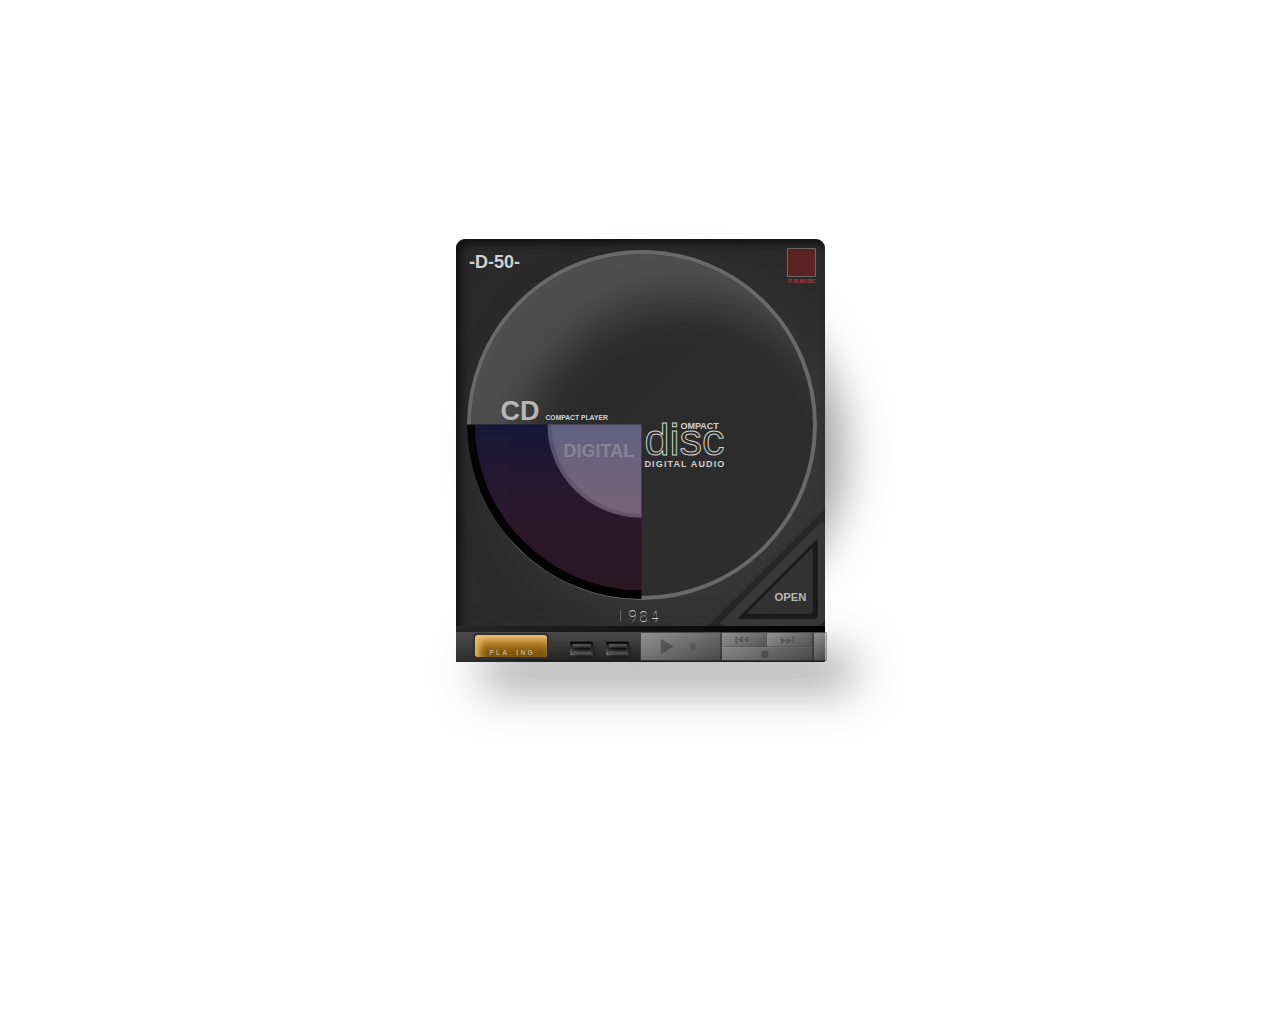
<file: 1984_cd.html>
<!DOCTYPE html>
<html lang="zh-CN">

<head>
    <meta charset="UTF-8">
    <meta name="viewport" content="width=device-width, initial-scale=1.0">
    <title>cd d-50</title>
    <style>
        ::-webkit-scrollbar {
            display: none;
            /* 隐藏滚动条 */
        }

        @font-face {
            font-family: 'Nixiebold-slim';
            src: url('fonts/Nixiebold-slim.woff2') format('woff2'),
                url('fonts/Nixiebold-slim.woff') format('woff'),
                url('fonts/Nixiebold-slim.ttf') format('truetype');
            font-weight: normal;
            font-style: normal;
        }

        body {
            font-family: Arial, sans-serif;
            background-color: transparent;
            /* 网页背景色，用于镂空效果显示 */
            display: flex;
            justify-content: center;
            align-items: center;
            height: 100vh;
            margin: 0;
        }


        .walkman {
            width: 41vh;
            height: 47vh;
            background: linear-gradient(135deg, #292929, #2e2e2e);
            border-radius: 1vh;
            box-shadow: inset 0.5vh 0.5vh 1vh rgba(0, 0, 0, 0.6),
                3vh 3vh 5vh rgba(0, 0, 0, 0.0);
            position: relative;
        }

        .walkmanb {
            width: 38vh;
            height: 38vh;
            background: linear-gradient(135deg, #292929, #2e2e2e);
            border-radius: 50%;
            border: 0.5vh solid #696969;
            position: absolute;
            left: 1.25vh;
            top: 1.25vh;
            box-shadow: inset 5vh 5vh 5vh rgba(230, 230, 230, 0.2),
                3vh 3vh 5vh rgba(65, 65, 65, 0.5);
            position: relative;
            overflow: hidden;
        }

        .walkmanb-window {
            width: 38.75vh;
            height: 38.75vh;
            background: linear-gradient(135deg, #0a0a0a, #000000);
            border-radius: 50%;
            position: absolute;
            left: 1.25vh;
            top: 1.25vh;
            position: absolute;
            overflow: hidden;
            rotate: 45deg;
            clip-path: polygon(0% 100%, 50% 50%, 100% 100%);
        }

        .inner-circle {
            width: 20vh;
            /* 圆形的直径 */
            height: 20vh;
            background: rgb(129, 129, 129);
            /* 圆形的颜色 */
            border-radius: 50%;
            border: 0.5vh solid #696969;
            /* 确保是圆形 */
            position: absolute;
            top: 50%;
            /* 定位到窗口的中心 */
            left: 50%;
            transform: translate(-50%, -50%);
            /* 精确居中 */
        }

        .rotating-cd {
            width: 37vh;
            height: 37vh;
            background: linear-gradient(135deg, rgb(0, 0, 0), rgb(6, 45, 151), rgba(99, 56, 112, 1), rgba(109, 55, 55, 1));
            border-radius: 50%;
            position: absolute;
            top: 50%;
            left: 50%;
            transform: translate(-50%, -50%);
            animation: spin 3s linear infinite;
            opacity: 0.4;
            text-align: center;
            /* 水平居中 */
            line-height: 8vh;
            /* 垂直居中 */
            letter-spacing: 0.5vh;
            color: rgb(112, 112, 112);
            white-space: nowrap;
        }

        .arc-text {
            position: absolute;
            top: 50%;
            left: 50%;
            transform: translate(-50%, -50%);
        }

        @keyframes spin {
            from {
                transform: translate(-50%, -50%) rotate(0deg);
            }

            to {
                transform: translate(-50%, -50%) rotate(360deg);
            }
        }

        .walkmanb-fill {
            width: 100%;
            height: 100%;
            background: black;
            -webkit-mask: url(#window-hole-mask);
            mask: url(#window-hole-mask);
            -webkit-mask-type: luminance;
            mask-type: luminance;
        }

        .walkmans {
            width: 41vh;
            height: 4vh;
            background: linear-gradient(180deg, #2c2c2c, #000000);
            position: absolute;
            bottom: 0vh;
            box-shadow: inset 5vh 5vh 5vh rgba(230, 230, 230, 0.2),
                3vh 3vh 5vh rgba(65, 65, 65, 0.5);
        }

        .walkmansb {
            width: 41vh;
            height: 0.75vh;
            background: linear-gradient(135deg, #272727, #000000);
            position: absolute;
            bottom: 3.25vh;
        }

        .walkmanw {
            width: 0;
            height: 0;
            border-left: 13vh solid transparent;
            border-right: 0vh solid transparent;
            border-bottom: 13vh solid #1a1a1a;
            /* 填充三角形颜色 */
            position: absolute;
            right: 0vh;
            bottom: 4vh;
            opacity: 0.5;
        }

        .walkmanw1 {
            width: 0;
            height: 0;
            border-left: 12vh solid transparent;
            border-right: 0vh solid transparent;
            border-bottom: 12vh solid #494949;
            /* 填充三角形颜色 */
            position: absolute;
            border-radius: 1vh;
            right: 0vh;
            bottom: 4vh;
            opacity: 0.5;
        }

        .walkmanw1-b {
            width: 0;
            height: 0;
            border-left: 9vh solid transparent;
            border-right: 0vh solid transparent;
            border-bottom: 9vh solid #000000;
            /* 填充三角形颜色 */
            position: absolute;
            border-radius: 0.5vh;
            right: 0.75vh;
            bottom: 4.75vh;
            opacity: 0.5;
        }

        .walkmanw1-w {
            width: 0;
            height: 0;
            border-left: 7.5vh solid transparent;
            border-right: 0vh solid transparent;
            border-bottom: 7.5vh solid #494949;
            /* 填充三角形颜色 */
            position: absolute;
            border-radius: 0.5vh;
            right: 1.25vh;
            bottom: 5.25vh;
            opacity: 0.5;
        }

        .cassette-window {
            position: absolute;
            bottom: 0.25vh;
            left: 15%;
            transform: translateX(-50%);
            width: 8vh;
            height: 2.5vh;
            border: 0.25vh solid #303030;
            border-radius: 0.5vh;
            background: linear-gradient(180deg, #cc8e31, rgb(112, 74, 3));
            box-shadow: inset 0.5vh 0.5vh 1vh rgb(235, 195, 117);
            z-index: 2;
            overflow: hidden;
        }

        .cassette-window iframe {
            position: absolute;
            top: 0;
            left: 0;
            width: 100%;
            height: 100%;
            border: none;
            transform: none;
            z-index: 99;
            scale: 1500%;
            opacity: 0.5;
            /* 如有需要，可调整 z-index */
        }

        .cassette-fill {
            width: 100%;
            height: 100%;
            background: black;
            -webkit-mask: url(#window-hole-mask);
            mask: url(#window-hole-mask);
            -webkit-mask-type: luminance;
            mask-type: luminance;
        }

        .logo {
            position: absolute;
            top: 17.5vh;
            left: 5vh;
            color: rgb(182, 182, 182);
            font-size: 3vh;
            font-weight: bold;
            z-index: 3;
        }

        .logo-year {
            position: absolute;
            bottom: 4vh;
            left: 50%;
            transform: translateX(-50%);
            color: rgb(209, 209, 209);
            font-family: 'Nixiebold-slim', Arial, sans-serif;
            color: rgb(255, 255, 255);
            font-size: 1.5vh;
            letter-spacing: 0.5vh;
            /* 增加字符之间的间距 */
            opacity: 0.75;
            z-index: 99;
        }

        .logo-open {
            position: absolute;
            bottom: 6.5vh;
            right: 2vh;
            color: rgb(182, 182, 182);
            font-size: 1.25vh;
            font-weight: bold;
            z-index: 3;
        }

        .logoA {
            position: absolute;
            top: 1.5vh;
            left: 1.5vh;
            color: rgb(209, 209, 209);
            font-size: 2vh;
            font-weight: bold;
            z-index: 3;
        }

        .logoB {
            position: absolute;
            top: 4.5vh;
            right: 1vh;
            color: rgb(190, 59, 59);
            font-size: 0.55vh;
            font-weight: bold;
            z-index: 3;
        }

        .logoC {
            position: absolute;
            top: 19.5vh;
            left: 10vh;
            color: rgb(209, 209, 209);
            font-size: 0.75vh;
            font-weight: bold;
            white-space: nowrap;
            z-index: 3;
        }

        .hollow-text {
            position: absolute;
            top: 19.5vh;
            left: 21vh;
            font-size: 5vh;
            color: transparent;
            -webkit-text-stroke: 1px rgb(209, 209, 209);
            z-index: 3;
        }

        .logoD {
            position: absolute;
            top: 20.25vh;
            left: 25vh;
            color: rgb(209, 209, 209);
            font-size: 1vh;
            font-weight: bold;
            white-space: nowrap;
            z-index: 3;
        }

        .logoE {
            position: absolute;
            top: 24.5vh;
            left: 21vh;
            color: rgb(209, 209, 209);
            font-size: 1vh;
            font-weight: bold;
            letter-spacing: 0.125vh;
            white-space: nowrap;
            z-index: 3;
        }

        .logoF {
            position: absolute;
            top: 22.5vh;
            left: 12vh;
            color: rgb(209, 209, 209);
            font-size: 2vh;
            font-weight: bold;
            letter-spacing: 0vh;
            white-space: nowrap;
            opacity: 0.3;
            z-index: 9;
        }

        .button {
            width: 3vh;
            height: 3vh;
            background: rgb(143, 30, 30);
            border: 0.1vh solid #a5a5a5;
            border-radius: 0.1vh;
            position: absolute;
            top: 1vh;
            right: 1vh;
            opacity: 0.5;
            z-index: 1;
        }

        .button-play {
            width: 8.75vh;
            height: 3vh;
            background: linear-gradient(135deg, #dadada, rgb(110, 110, 110));
            border: 0.1vh solid #4b4b4b;
            border-radius: 0.1vh;
            position: relative;
            top: 0.75vh;
            left: 20.5vh;
            opacity: 0.5;
            text-align: center;
            /* 水平居中 */
            line-height: 3vh;
            /* 垂直居中 */
            letter-spacing: 0.5vh;
            color: rgb(112, 112, 112);
            white-space: nowrap;
            z-index: 3;
        }

        .button-privew {
            width: 5vh;
            height: 1.5vh;
            background: linear-gradient(135deg, #dadada, rgb(110, 110, 110));
            border: 0.1vh solid #4b4b4b;
            border-radius: 0.1vh;
            position: absolute;
            top: 0.75vh;
            left: 29.5vh;
            opacity: 0.5;
            text-align: center;
            /* 水平居中 */
            line-height: 1.5vh;
            /* 垂直居中 */
            letter-spacing: 0.5vh;
            color: rgb(112, 112, 112);
            white-space: nowrap;
            z-index: 3;
        }

        .button-next {
            width: 5vh;
            height: 1.5vh;
            background: linear-gradient(135deg, #dadada, rgb(110, 110, 110));
            border: 0.1vh solid #4b4b4b;
            border-radius: 0.1vh;
            position: absolute;
            top: 0.75vh;
            left: 34.5vh;
            opacity: 0.5;
            text-align: center;
            /* 水平居中 */
            line-height: 1.5vh;
            /* 垂直居中 */
            letter-spacing: 0.5vh;
            color: rgb(112, 112, 112);
            white-space: nowrap;
            z-index: 3;
        }

        .button-stop {
            width: 10vh;
            height: 1.5vh;
            background: linear-gradient(135deg, #dadada, rgb(110, 110, 110));
            border: 0.1vh solid #4b4b4b;
            border-radius: 0.1vh;
            position: absolute;
            top: 2.25vh;
            left: 29.5vh;
            opacity: 0.5;
            text-align: center;
            /* 水平居中 */
            line-height: 1.5vh;
            /* 垂直居中 */
            letter-spacing: 0.5vh;
            color: rgb(112, 112, 112);
            white-space: nowrap;
            z-index: 3;
        }

        .button-hold {
            width: 1.25vh;
            height: 3vh;
            background: linear-gradient(135deg, #dadada, rgb(110, 110, 110));
            border: 0.1vh solid #4b4b4b;
            border-radius: 0.1vh;
            position: absolute;
            top: 0.75vh;
            left: 39.75vh;
            opacity: 0.5;
            text-align: center;
            /* 水平居中 */
            line-height: 1.5vh;
            /* 垂直居中 */
            letter-spacing: 0.5vh;
            color: rgb(112, 112, 112);
            white-space: nowrap;
            z-index: 3;
        }

        .CA-button-B {
            width: 4vh;
            height: 2vh;
            background: linear-gradient(180deg, #535353, #000000, #535353);
            border: 0.15vh solid #303030;
            border-radius: 0%;
            position: absolute;
            top: 50%;
            left: 50%;
            transform: translate(-50%, -50%);
            box-shadow: inset 0.5vh 0.5vh 1.55vh rgba(207, 207, 207, 0.2),
                0.5vh 0.5vh 1vh rgba(0, 0, 0, 0.6);
        }

        .CA-button-B-hole {
            width: 5vh;
            height: 3vh;
            background: linear-gradient(180deg, #000000, #7c7c7c);
            position: absolute;
            border-radius: 0%;
        }

        .CD-button-C-hole {
            width: 22.5vh;
            height: 2vh;
            background: linear-gradient(180deg, #000000, #7c7c7c);
            position: absolute;
            border-radius: 1vh;
        }

        .CB {
            width: 5vh;
            height: 3vh;
            position: absolute;
            bottom: 0vh;
            left: 11.5vh;
            scale: 50%;
        }

        .CC {
            width: 5vh;
            height: 3vh;
            position: absolute;
            bottom: 0vh;
            left: 15.5vh;
            scale: 50%;
        }
    </style>
</head>

<body>
    <!-- SVG mask 定义：整个区域白色，再在中间绘制较大的黑色区域作为镂空 -->
    <svg width="0" height="0">
        <defs>
            <mask id="window-hole-mask" maskUnits="objectBoundingBox">
                <rect x="0" y="0" width="1" height="1" fill="white" />
                <!-- 此处设为 cassette-window 及 walkmanb 内部镂空区域，左右各留 10% -->
                <rect x="0.1" y="0.1" width="0.8" height="0.8" fill="black" />
            </mask>
        </defs>
    </svg>
    <div class="walkman">
        <div class="logoA">-D-50-</div>
        <div class="logo">CD</div>
        <div class="logo-year">1984</div>
        <div class="logo-open">OPEN</div>
        <div class="logoB">IT IS MUSIC</div>
        <div class="logoC">COMPACT PLAYER</div>
        <div class="hollow-text">disc</div>
        <div class="logoD">OMPACT</div>
        <div class="logoE">DIGITAL AUDIO</div>
        <div class="logoF">DIGITAL</div>
        <div class="button"></div>
        <div class="walkmanb"></div>
        <div class="walkmanb-window">
            <div class="inner-circle"></div>
            <div class="rotating-cd">
                <svg class="arc-text" width="300" height="300" viewBox="0 0 300 300">
                    <!-- 圆弧路径 -->
                    <path id="arc-path" d="M 10,150 A 140,140 0 1,1 290,150" fill="none"></path>

                    <!-- 沿圆弧排列的文字 -->
                    <text fill="rgb(112, 112, 112)" font-size="14" letter-spacing="1">
                        <textPath href="#arc-path" startOffset="50%" text-anchor="middle">
                            IT IS MUSIC
                        </textPath>
                    </text>
                </svg>
            </div>
        </div>
        <div class="walkmanb-fill"></div>
        <div class="cassette-window">
            <iframe src="walkman-play.html"></iframe>
            <div class="cassette-fill"></div>
        </div>
        <div class="walkmans">
            <div class="button-play">&#9654 &#9208</div>
            <div class="button-privew">&#9198</div>
            <div class="button-next">&#9197</div>
            <div class="button-stop">&#9209</div>
            <div class="button-hold"></div>
        </div>
        <div class="walkmansb"></div>
        <div class="walkmanw"></div>
        <div class="walkmanw1"></div>
        <div class="walkmanw1-b"></div>
        <div class="walkmanw1-w"></div>
        <div class="CB">
            <div class="CA-button-B-hole">
                <div class="CA-button-B"></div>
            </div>
        </div>
        <div class="CC">
            <div class="CA-button-B-hole">
                <div class="CA-button-B"></div>
            </div>
        </div>
    </div>

</body>

</html>
</file>
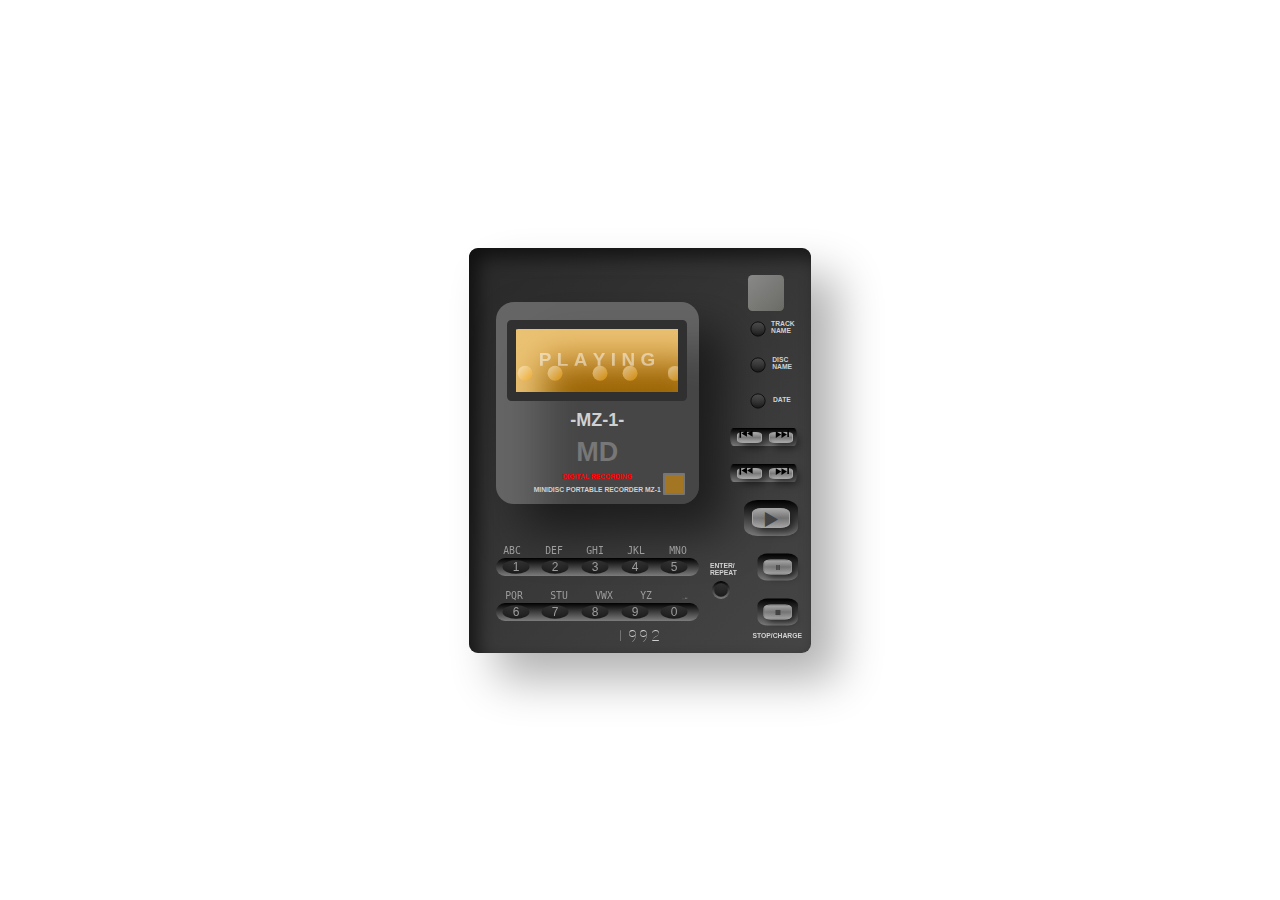
<file: 1992_md.html>
<!DOCTYPE html>
<html lang="zh-CN">

<head>
    <meta charset="UTF-8">
    <meta name="viewport" content="width=device-width, initial-scale=1.0">
    <title>md mz-1</title>
    <style>
        ::-webkit-scrollbar {
            display: none;
            /* 隐藏滚动条 */
        }

        @font-face {
            font-family: 'Nixiebold-slim';
            src: url('fonts/Nixiebold-slim.woff2') format('woff2'),
                url('fonts/Nixiebold-slim.woff') format('woff'),
                url('fonts/Nixiebold-slim.ttf') format('truetype');
            font-weight: normal;
            font-style: normal;
        }

        body {
            font-family: Arial, sans-serif;
            background-color: transparent;
            /* 网页背景色，用于镂空效果显示 */
            display: flex;
            justify-content: center;
            align-items: center;
            height: 100vh;
            margin: 0;
        }


        .walkman {
            width: 38vh;
            height: 45vh;
            background: linear-gradient(135deg, #292929, #464646);
            border-radius: 1vh;
            box-shadow: inset 1vh 1vh 2vh rgba(0, 0, 0, 0.6),
                3vh 3vh 5vh rgba(0, 0, 0, 0.3);
            position: absolute;
        }

        .walkmanb {
            width: 22.5vh;
            height: 22.5vh;
            background: linear-gradient(135deg, #464646);
            border-radius: 2vh;
            position: absolute;
            left: 3vh;
            top: 6vh;
            box-shadow: inset 5vh 5vh 5vh rgba(230, 230, 230, 0.2),
                3vh 3vh 5vh rgba(0, 0, 0, 0.5);
            position: relative;
            overflow: hidden;
        }

        .walkmanb-fill {
            width: 100%;
            height: 100%;
            background: black;
            -webkit-mask: url(#window-hole-mask);
            mask: url(#window-hole-mask);
            -webkit-mask-type: luminance;
            mask-type: luminance;
        }

        .walkmanw {
            width: 4vh;
            height: 4vh;
            background: linear-gradient(135deg, #dddddd, #9e9e93);
            border-radius: 0.5vh;
            position: absolute;
            right: 3vh;
            top: 3vh;
            opacity: 0.5;
        }

        .cassette-window {
            position: absolute;
            top: 2vh;
            left: 50%;
            transform: translateX(-50%);
            width: 18vh;
            height: 7vh;
            border: 1vh solid #303030;
            border-radius: 0.5vh;
            background: linear-gradient(180deg, #cc8e31, rgb(150, 97, 0));
            box-shadow: inset 3vh 3vh 4vh rgb(235, 195, 117);
            z-index: 2;
            overflow: hidden;
        }

        .cassette-window iframe {
            position: absolute;
            top: 0;
            left: 0;
            width: 100%;
            height: 100%;
            border: none;
            transform: none;
            z-index: 99;
            scale: 1500%;
            opacity: 0.5;
            /* 如有需要，可调整 z-index */
        }

        .cassette-fill {
            width: 100%;
            height: 100%;
            background: black;
            -webkit-mask: url(#window-hole-mask);
            mask: url(#window-hole-mask);
            -webkit-mask-type: luminance;
            mask-type: luminance;
        }

        .logo {
            position: absolute;
            top: 15vh;
            left: 50%;
            transform: translateX(-50%);
            color: rgb(119, 119, 119);
            font-size: 3vh;
            font-weight: bold;
        }

        .logo-year {
            position: absolute;
            bottom: 0.75vh;
            left: 50%;
            transform: translateX(-50%);
            font-family: 'Nixiebold-slim', Arial, sans-serif;
            color: rgb(255, 255, 255);
            font-size: 1.5vh;
            letter-spacing: 0.5vh;
            opacity: 0.75;
            z-index: 99;
        }

        .logoA {
            position: absolute;
            top: 12vh;
            left: 50%;
            transform: translateX(-50%);
            color: rgb(209, 209, 209);
            font-size: 2vh;
            font-weight: bold;
        }

        .logoB {
            position: absolute;
            top: 19vh;
            left: 50%;
            transform: translateX(-50%);
            color: rgb(255, 0, 0);
            font-size: 0.75vh;
            font-weight: bold;
        }

        .logoC {
            position: absolute;
            top: 20.5vh;
            left: 50%;
            transform: translateX(-50%);
            color: rgb(209, 209, 209);
            font-size: 0.75vh;
            font-weight: bold;
            white-space: nowrap;
        }

        .logoD {
            position: absolute;
            top: 8vh;
            right: 0.5vh;
            transform: translateX(-50%);
            color: rgb(209, 209, 209);
            font-size: 0.75vh;
            font-weight: bold;
            white-space: pre-line;
        }

        .logoE {
            position: absolute;
            top: 12vh;
            right: 1vh;
            transform: translateX(-50%);
            color: rgb(209, 209, 209);
            font-size: 0.75vh;
            font-weight: bold;
            white-space: pre-line;
        }

        .logoF {
            position: absolute;
            top: 16.5vh;
            right: 1.25vh;
            transform: translateX(-50%);
            color: rgb(209, 209, 209);
            font-size: 0.75vh;
            font-weight: bold;
            white-space: pre-line;
        }

        .logoG {
            position: absolute;
            bottom: 8.5vh;
            right: 6.75vh;
            transform: translateX(-50%);
            color: rgb(209, 209, 209);
            font-size: 0.75vh;
            font-weight: bold;
            white-space: pre-line;
        }

        .logoH {
            position: absolute;
            bottom: 1.5vh;
            right: 1vh;
            color: rgb(209, 209, 209);
            font-size: 0.75vh;
            font-weight: bold;
            white-space: pre-line;
        }

        .button {
            width: 2vh;
            height: 2vh;
            background: orange;
            border: 0.3vh solid #a5a5a5;
            border-radius: 0.1vh;
            position: absolute;
            top: 19vh;
            transform: translateX(-50%), translateY(-50%);
            left: 18.5vh;
            opacity: 0.5;
        }

        .CA-button-B {
            width: 4vh;
            height: 2vh;
            background: linear-gradient(180deg, #a0a0a0, #6e6e6e, #a0a0a0);
            border: 0.15vh solid #a5a5a5;
            border-radius: 25%;
            position: absolute;
            top: 50%;
            left: 50%;
            transform: translate(-50%, -50%);
            box-shadow: inset 0.5vh 0.5vh 1.55vh rgba(207, 207, 207, 0.2),
                0.5vh 0.5vh 1vh rgba(0, 0, 0, 0.6);
            display: flex;
            /* 使用Flexbox */
            justify-content: center;
            /* 水平居中 */
            align-items: center;
            /* 垂直居中 */
            letter-spacing: 0vh;
            color: rgb(66, 66, 66);
            white-space: nowrap;
        }


        .CA-button-B-hole {
            width: 6vh;
            height: 4vh;
            background: linear-gradient(180deg, #000000, #7c7c7c);
            position: absolute;
            border-radius: 25%;
        }

        .CD-button-C-hole {
            width: 22.5vh;
            height: 2vh;
            background: linear-gradient(180deg, #000000, #7c7c7c);
            position: absolute;
            border-radius: 1vh;
        }

        .CA {
            width: 12vh;
            height: 24vh;
            display: flex;
            flex-direction: column;
            justify-content: space-around;
            position: absolute;
            bottom: 3vh;
            right: -4.5vh;
        }

        .CB {
            width: 12vh;
            height: 24vh;
            display: flex;
            flex-direction: column;
            justify-content: space-around;
            position: absolute;
            bottom: -2.5vh;
            right: -4.5vh;
            scale: 75%;
        }

        .CC {
            width: 12vh;
            height: 24vh;
            display: flex;
            flex-direction: column;
            justify-content: space-around;
            position: absolute;
            bottom: -7.5vh;
            right: -4.5vh;
            scale: 75%;
        }

        .CD,
        .CE,
        .CF,
        .CG {
            width: 12vh;
            height: 24vh;
            display: flex;
            flex-direction: column;
            justify-content: space-around;
            position: absolute;
        }

        .CD {
            left: 3vh;
            bottom: -7.5vh;
        }

        .CE {
            left: 3vh;
            bottom: -2.5vh;
        }

        .CF {
            right: 1vh;
            bottom: 8vh;
            transform: scaleX(0.33);
        }

        .CG {
            right: 1vh;
            bottom: 12vh;
            transform: scaleX(0.33);
        }

        .CFA,
        .CGA {
            width: 8vh;
            height: 4vh;
            display: flex;
            flex-direction: row;
            justify-content: space-around;
            position: absolute;
        }

        .CFA {
            right: 1.2vh;
            top: 19.75vh;
        }

        .CGA {
            right: 1.2vh;
            top: 23.8vh;
        }

        .CFA-button,
        .CGA-button {
            width: 2.5vh;
            height: 1vh;
            background: linear-gradient(180deg, #a0a0a0, #6e6e6e, #a0a0a0);
            border: 0.15vh solid #a5a5a5;
            border-radius: 25%;
            position: absolute;
            box-shadow: inset 0.5vh 0.5vh 1.55vh rgba(207, 207, 207, 0.2),
                0.5vh 0.5vh 1vh rgba(0, 0, 0, 0.6);
            display: flex;
            /* 使用Flexbox */
            justify-content: center;
            /* 水平居中 */
            align-items: center;
            /* 垂直居中 */
            letter-spacing: 0vh;
            color: rgb(66, 66, 66);
            white-space: nowrap;
        }

        .CFA-button {
            right: 2vh;
            top: 20.5vh;
        }

        .CGA-button {
            right: 2vh;
            top: 24.5vh;
        }

        .CFB-button,
        .CGB-button {
            width: 2.5vh;
            height: 1vh;
            background: linear-gradient(180deg, #a0a0a0, #6e6e6e, #a0a0a0);
            border: 0.15vh solid #a5a5a5;
            border-radius: 25%;
            position: absolute;
            box-shadow: inset 0.5vh 0.5vh 1.55vh rgba(207, 207, 207, 0.2),
                0.5vh 0.5vh 1vh rgba(0, 0, 0, 0.6);
            display: flex;
            /* 使用Flexbox */
            justify-content: center;
            /* 水平居中 */
            align-items: center;
            /* 垂直居中 */
            letter-spacing: 0vh;
            color: rgb(66, 66, 66);
            white-space: nowrap;
        }

        .CFB-button {
            right: 5.5vh;
            top: 20.5vh;
        }

        .CGB-button {
            right: 5.5vh;
            top: 24.5vh;
        }

        .CFA.rec,
        .CGA.rec {
            box-shadow: inset 0 0.5vh 1vh rgba(0, 0, 0, 0.2);
            scale: 75%;
            display: flex;
            /* Flexbox for centering */
            font-family: Arial, sans-serif;
            font-size: 2vh;
            justify-content: center;
            /* Horizontal centering */
            align-items: center;
            /* Vertical centering */
            letter-spacing: 0.1vh;
            /* Add slight spacing */
            color: rgb(112, 112, 112);
            white-space: nowrap;
            z-index: 5;
        }

        .CDD,
        .CEE,
        .CDT,
        .CET {
            width: 22vh;
            height: 24vh;
            display: flex;
            flex-direction: row;
            justify-content: space-around;
            position: absolute;
            left: 3vh;
            gap: 0vh;
        }

        .CFF,
        .CGG {
            width: 22vh;
            height: 24vh;
            display: flex;
            flex-direction: column;
            justify-content: space-around;
            position: absolute;
            bottom: -13.5vh;

        }

        .CDD {
            bottom: -13.5vh;
        }

        .CEE {
            bottom: -18.5vh;
        }

        .CFF {
            bottom: -5vh;
            left: 27vh;
        }

        .CGG {
            height: 12vh;
            right: -15vh;
            bottom: 26vh;
        }

        .CDT {
            bottom: -0.75vh;
            display: flex;
            align-items: center;
            gap: 1vh;
            /* 控制间距 */
        }

        .CET {
            bottom: -5.75vh;
            display: flex;
            align-items: center;
            gap: 1vh;
            /* 控制间距 */

        }

        .CDT .text,
        .CET .text {
            scale: 75%;
            display: flex;
            /* 使用Flexbox */
            justify-content: center;
            /* 水平居中 */
            align-items: center;
            /* 垂直居中 */
            color: rgb(156, 156, 156);
            white-space: nowrap;
            font-family: monospace;
            /* 使用等宽字体 */
            text-align: center;
            gap: 1vh;
            line-height: 1.5;
            /* Adjust vertical alignment */
            padding: 0.1em;
            /* Add spacing for better alignment */

        }

        .CET .text:nth-child(5) {
            font-size: 0.1em;
            /* Adjust the size to match other characters */
        }

        .CDD .circle,
        .CEE .circle {
            width: 4vh;
            height: 2vh;
            background: linear-gradient(1800deg, #1a1a1a, #3b3b3b);
            border-radius: 50%;
            box-shadow: inset 0 0.5vh 1vh rgba(0, 0, 0, 0.2);
            scale: 75%;
            display: flex;
            /* 使用Flexbox */
            justify-content: center;
            /* 水平居中 */
            align-items: center;
            /* 垂直居中 */
            letter-spacing: 0vh;
            color: rgb(156, 156, 156);
            white-space: nowrap;

        }

        .CFF-hole {
            width: 2vh;
            height: 2vh;
            background: linear-gradient(180deg, #000000, #7c7c7c);
            position: absolute;
            border-radius: 1vh;
        }

        .CFF .circle,
        .CGG .circle {
            width: 2vh;
            height: 2vh;
            background: linear-gradient(1800deg, #1a1a1a, #3b3b3b);
            border-radius: 50%;
            box-shadow: inset 0 0.5vh 1vh rgba(0, 0, 0, 0.2);
            scale: 75%;
        }

        .CGG .circle {
            border: 0.15vh solid #000000;
            background: linear-gradient(1800deg, #1a1a1a, #5c5c5c);

        }
    </style>
</head>

<body>
    <!-- SVG mask 定义：整个区域白色，再在中间绘制较大的黑色区域作为镂空 -->
    <svg width="0" height="0">
        <defs>
            <mask id="window-hole-mask" maskUnits="objectBoundingBox">
                <rect x="0" y="0" width="1" height="1" fill="white" />
                <!-- 此处设为 cassette-window 及 walkmanb 内部镂空区域，左右各留 10% -->
                <rect x="0.1" y="0.1" width="0.8" height="0.8" fill="black" />
            </mask>
        </defs>
    </svg>
    <div class="walkman">
        <div class="logo-year">1992</div>
        <div class="walkmanb">
            <div class="walkmanb-fill"></div>
            <div class="cassette-window">
                <iframe src="walkman-play.html"></iframe>
                <div class="cassette-fill"></div>
            </div>
            <div class="logoA">-MZ-1-</div>
            <div class="logo">MD</div>
            <div class="logoB">DIGITAL RECORDING</div>
            <div class="logoC">MINIDISC PORTABLE RECORDER MZ-1</div>
            <div class="button"></div>
        </div>
        <div class="walkmanw"></div>
        <div class="CA">
            <div class="CA-button-B-hole">
                <div class="CA-button-B">&#9654</div>
            </div>
        </div>
        <div class="CB">
            <div class="CA-button-B-hole">
                <div class="CA-button-B">&#9208</div>
            </div>
        </div>
        <div class="CC">
            <div class="CA-button-B-hole">
                <div class="CA-button-B">&#9209</div>
            </div>
        </div>
        <div class="CD">
            <div class="CD-button-C-hole"></div>
        </div>
        <div class="CE">
            <div class="CD-button-C-hole"> </div>
        </div>
        <div class="CF">
            <div class="CD-button-C-hole"> </div>
        </div>
        <div class="CG">
            <div class="CD-button-C-hole"> </div>
        </div>
        <div class="logoD">TRACK
            NAME</div>
        <div class="logoE">DISC
            NAME</div>
        <div class="logoF">DATE</div>
        <div class="logoG">ENTER/
            REPEAT</div>
        <div class="logoH">STOP/CHARGE</div>
        <div class="CDD">
            <div class="circle">1</div>
            <div class="circle">2</div>
            <div class="circle">3</div>
            <div class="circle">4</div>
            <div class="circle">5</div>
        </div>
        <div class="CEE">
            <div class="circle">6</div>
            <div class="circle">7</div>
            <div class="circle">8</div>
            <div class="circle">9</div>
            <div class="circle">0</div>
        </div>
        <div class="CDT">
            <div class="text">ABC</div>
            <div class="text">DEF</div>
            <div class="text">GHI</div>
            <div class="text">JKL</div>
            <div class="text">MNO</div>
        </div>
        <div class="CET">
            <div class="text">PQR</div>
            <div class="text">STU</div>
            <div class="text">VWX</div>
            <div class="text">YZ&nbsp;</div>
            <div class="text">_&#9251;</div>
        </div>
        <div class="CFF">
            <div class="CFF-hole">
                <div class="circle"> </div>
            </div>
        </div>
        <div class="CGG">
            <div class="circle"></div>
            <div class="circle"></div>
            <div class="circle"></div>
        </div>
        <div class="CFA-button"></div>
        <div class="CGA-button"></div>
        <div class="CFB-button"></div>
        <div class="CGB-button"></div>
        <div class="CFA">
            <div class="rec">&#9198;</div>
            <div class="rec">&#9197;</div>
        </div>
        <div class="CGA">
            <div class="rec">&#9198;</div>
            <div class="rec">&#9197;</div>
        </div>
</body>

</html>
</file>
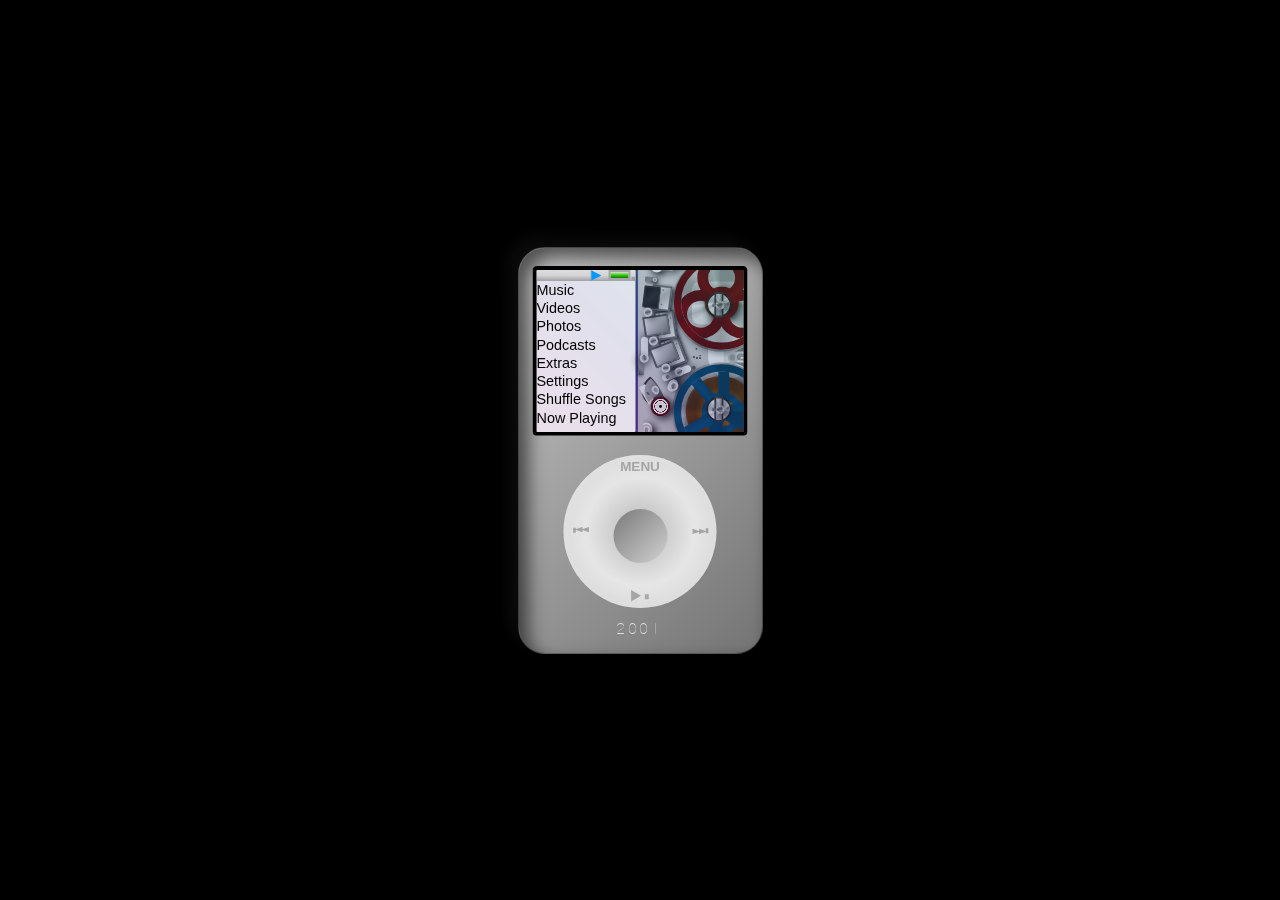
<file: 2001-ipod.html>
<!DOCTYPE html>
<html lang="zh-CN">

<head>
  <meta charset="UTF-8">
  <meta name="viewport" content="width=device-width, initial-scale=1.0">
  <title>ipod classic</title>
  <link rel="stylesheet" href="cssjs/ipod-nemu.css">
  <style>
    ::-webkit-scrollbar {
      display: none;
      /* 隐藏滚动条 */
    }

    @font-face {
      font-family: 'Nixiebold-slim';
      src: url('fonts/Nixiebold-slim.woff2') format('woff2'),
        url('fonts/Nixiebold-slim.woff') format('woff'),
        url('fonts/Nixiebold-slim.ttf') format('truetype');
      font-weight: normal;
      font-style: normal;
    }

    body {
      font-family: Arial, sans-serif;
      background-color: rgb(0, 0, 0);
      /* 网页背景色，用于镂空效果显示 */
      display: flex;
      justify-content: center;
      align-items: center;
      height: 100vh;
      margin: 0;
      overflow: hidden;
      /* 防止内容溢出 */
    }

    .walkman {
      width: 27vh;
      height: 45vh;
      background: linear-gradient(135deg, #c5c5c5, #747474);
      border-radius: 3vh;
      border: 0.025vh solid rgba(0, 0, 0, 0.5);
      box-shadow: inset 1vh 1vh 2vh rgba(0, 0, 0, 0.6),
        3vh 3vh 5vh rgba(0, 0, 0, 0.3),
        -1vh -1vh 2vh rgba(255, 255, 255, 0.05);
      filter: drop-shadow(1vh 1vh 3vh rgba(0, 0, 0, 0.5));
      position: relative;
    }

    .walkmanb {
      width: 17vh;
      height: 17vh;
      background: radial-gradient(circle, #b8b8b8, #e6e6e6, hsl(0, 0%, 81%));
      border-radius: 50%;
      position: absolute;
      left: 50%;
      transform: translateX(-50%);
      bottom: 5vh;
      box-shadow: inset 0.25vh 0.25vh 1vh rgba(230, 230, 230, 0.6),
        0.25vh 0.25vh 1vh rgba(0, 0, 0, 0);
      position: absolute;
      overflow: hidden;
    }

    .walkmanb-fill {
      width: 100%;
      height: 100%;
      background: black;
      -webkit-mask: url(#window-hole-mask);
      mask: url(#window-hole-mask);
      -webkit-mask-type: luminance;
      mask-type: luminance;
    }

    .walkmanw {
      width: 6vh;
      height: 6vh;
      background: linear-gradient(135deg, #797979, #d1d1d1);
      border-radius: 0.5vh;
      border-radius: 50%;
      position: absolute;
      left: 50%;
      transform: translate(-50%);
      bottom: 5vh;
    }

    .logo {
      position: absolute;
      top: 0.5vh;
      left: 50%;
      transform: translate(-50%);
      color: rgb(165, 165, 165);
      font-size: 1.5vh;
      font-weight: bold;
    }

    .logo-year {
      position: absolute;
      bottom: 1.5vh;
      left: 50%;
      transform: translateX(-50%);
      color: rgb(209, 209, 209);
      font-family: 'Nixiebold-slim', Arial, sans-serif;
      color: rgb(255, 255, 255);
      font-size: 1.5vh;
      letter-spacing: 0.5vh;
      /* 增加字符之间的间距 */
      opacity: 0.75;
      z-index: 99;
    }

    .logoA {
      position: absolute;
      top: 50%;
      left: 1vh;
      transform: translateY(-50%) scaleY(0.6);
      /* 合并 transform */
      transform-origin: center;
      /* 以中心点缩放 */
      color: rgb(165, 165, 165);
      font-size: 2vh;
      font-weight: bold;
    }

    .logoB {
      position: absolute;
      top: 50%;
      right: 1vh;
      transform: translateY(-50%) scaleY(0.6);
      /* 合并 transform */
      transform-origin: center;
      /* 以中心点缩放 */
      color: rgb(165, 165, 165);
      font-size: 2vh;
      font-weight: bold;
    }

    .logoC {
      position: absolute;
      bottom: 0.5vh;
      left: 50%;
      transform: translate(-50%);
      color: rgb(165, 165, 165);
      font-size: 1.25vh;
      font-weight: bold;
      display: flex;
      justify-content: center;
      align-items: center;
      letter-spacing: 0vh;
      white-space: nowrap;
    }

    .cassette-window {
      position: absolute;
      top: 2vh;
      left: 50%;
      transform: translate(-50%);
      width: 23vh;
      height: 18vh;
      border: 0.5vh solid #000000;
      border-radius: 0.5vh;
      background: linear-gradient(45deg, #77287a, #2f3481, #22756e);
      z-index: 2;
      clip-path: inset(0vh 0vh 0vh 0vh);
      overflow: hidden;
    }

    .menu-w {
      width: 11vh;
      height: 18vh;
      background: white;
      border-radius: 0.1vh;
      position: absolute;
      top: 0vh;
      left: 0vh;
      opacity: 0.85;
      z-index: 8;
    }

    .cassette-window iframe {
      position: absolute;
      border: none;
      top: 8%;
      left: 2vh;
      transform: translateX(0%,0%);
      z-index: 99;
      overflow: hidden;
      outline: none;
      scale: 180%;
      opacity: 0.75;
    }

    .cassette-fill {
      width: 100%;
      height: 100%;
      background: black;
      -webkit-mask: url(#window-hole-mask);
      mask: url(#window-hole-mask);
      -webkit-mask-type: luminance;
      mask-type: luminance;
    }

    .button {
      width: 1vh;
      height: 1vh;
      /* 确保有足够大小来形成三角形 */
      background: rgb(0, 153, 255);
      border: 0.1vh solid #a5a5a5;
      position: absolute;
      top: 0.05vh;
      left: 6vh;
      clip-path: polygon(0% 100%, 100% 50%, 0% 0%);
      z-index: 9;
    }

    .buttonB {
      width: 11vh;
      height: 1.25vh;
      background: linear-gradient(180deg, #dddddd, #cfcfcf, #8b8b8b);
      border-radius: 0.1vh;
      position: absolute;
      top: 0vh;
      left: 0vh;
      opacity: 0.75;
      z-index: 8;
    }

    .buttonC {
      width: 2vh;
      height: 0.75vh;
      background: linear-gradient(180deg, #e0e0e0, #3bcc0e, #087a04);
      border: 0.3vh solid #a5a5a5;
      border-radius: 0.1vh;
      position: absolute;
      top: 0vh;
      left: 8vh;
      z-index: 8;
    }
  </style>
</head>

<body>
  <!-- SVG mask 定义：整个区域白色，再在中间绘制较大的黑色区域作为镂空 -->
  <svg width="0" height="0">
    <defs>
      <mask id="window-hole-mask" maskUnits="objectBoundingBox">
        <rect x="0" y="0" width="1" height="1" fill="white" />
        <!-- 此处设为 cassette-window 及 walkmanb 内部镂空区域，左右各留 10% -->
        <rect x="0.1" y="0.1" width="0.8" height="0.8" fill="black" />
      </mask>
    </defs>
  </svg>

  <div class="walkman">
    <div class="logo-year">2001</div>
    <div class="walkmanb">
      <div class="walkmanw"></div>
      <div class="logo">MENU</div>
      <div class="logoA">&#9198</div>
      <div class="logoB">&#9197</div>
      <div class="logoC">&#9654 &#9208</div>
      <div class="walkmanb-fill"></div>
    </div>

    <div class="cassette-window">
      <div class="menu-w"></div>
      <div class="menu-text">
        <div class="menu-item">Music</div>
        <div class="menu-item">Videos</div>
        <div class="menu-item">Photos</div>
        <div class="menu-item">Podcasts</div>
        <div class="menu-item">Extras</div>
        <div class="menu-item">Settings</div>
        <div class="menu-item">Shuffle Songs</div>
        <div class="menu-item">Now Playing</div>
      </div>
      <div class="control-buttons">
        <div class="circle"></div>
      </div>
      <script src="cssjs/ipod-nemu.js"></script>
      <div class="button"></div>
      <div class="buttonB"></div>
      <div class="buttonC"></div>
      <iframe src="cassette_metal.html"></iframe>
      <div class="cassette-fill"></div>
    </div>
  </div>
  <script src="cssjs/ipod-nemu.js"></script>
</body>

</html>
</file>
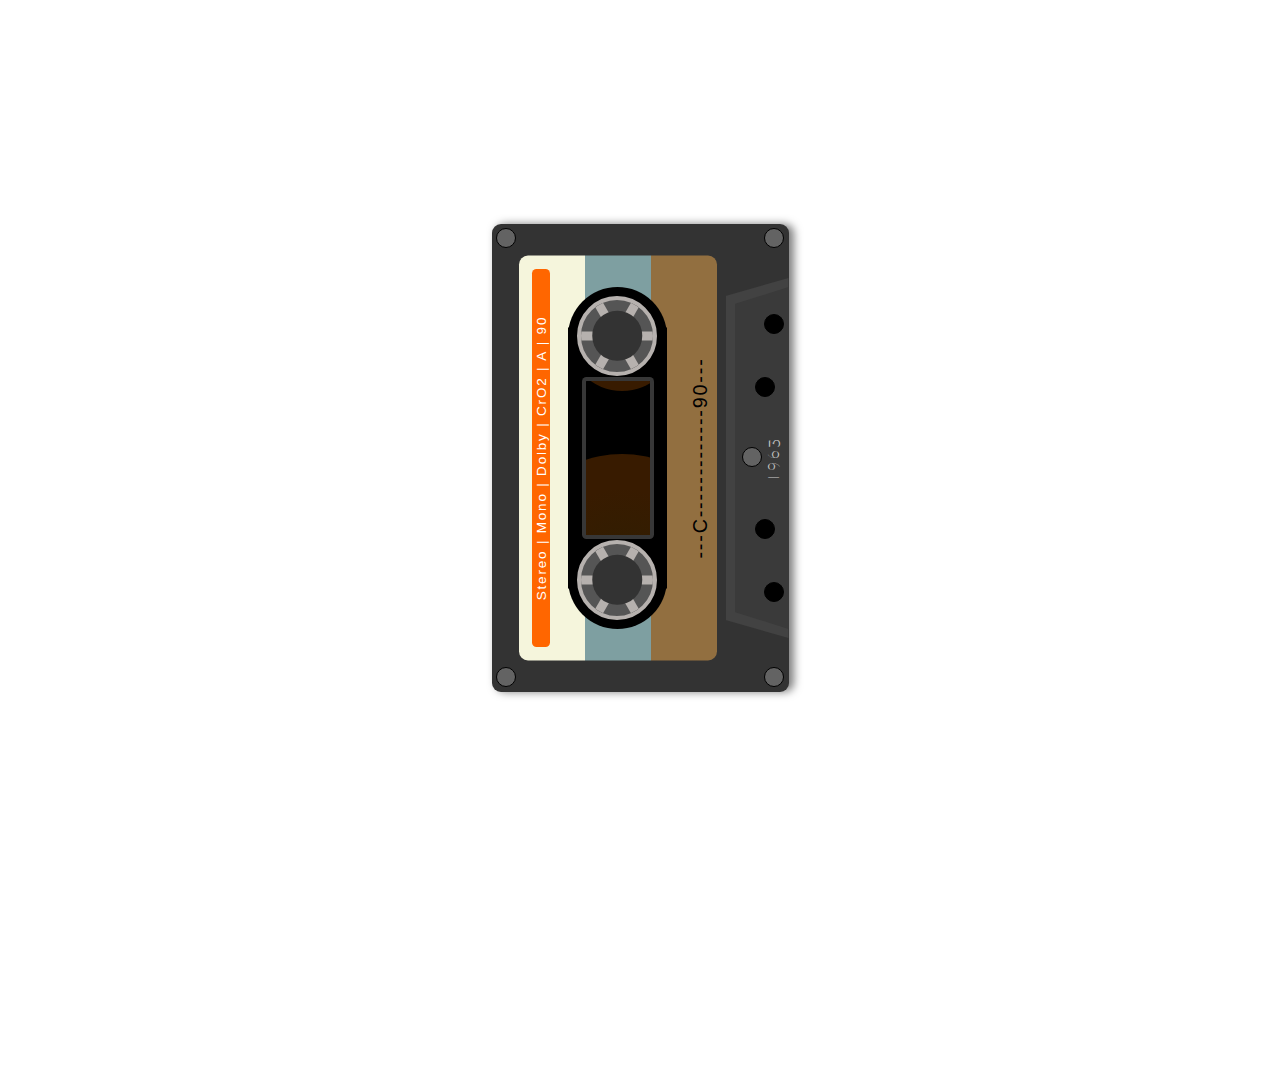
<file: cassette-90.html>
<!DOCTYPE html>
<html lang="zh-CN">

<head>
  <meta charset="UTF-8">
  <title>Index Page</title>
  <meta name="viewport" content="width=device-width, initial-scale=1.0">
  <style>
    ::-webkit-scrollbar {
      display: none;
      /* 隐藏滚动条 */
    }

    /* 这里可以根据需要设置 iframe 的样式 */
    iframe {
      width: 100%;
      height: 100vh;
      border: none;
      transform: none;
      transform: rotate(270deg) scale(1);
      transform-origin: center;
      overflow: hidden;
      border: none
    }
  </style>
</head>

<body>
  <iframe src="cassette.html" draggable="false"></iframe>
</body>

</html>
</file>
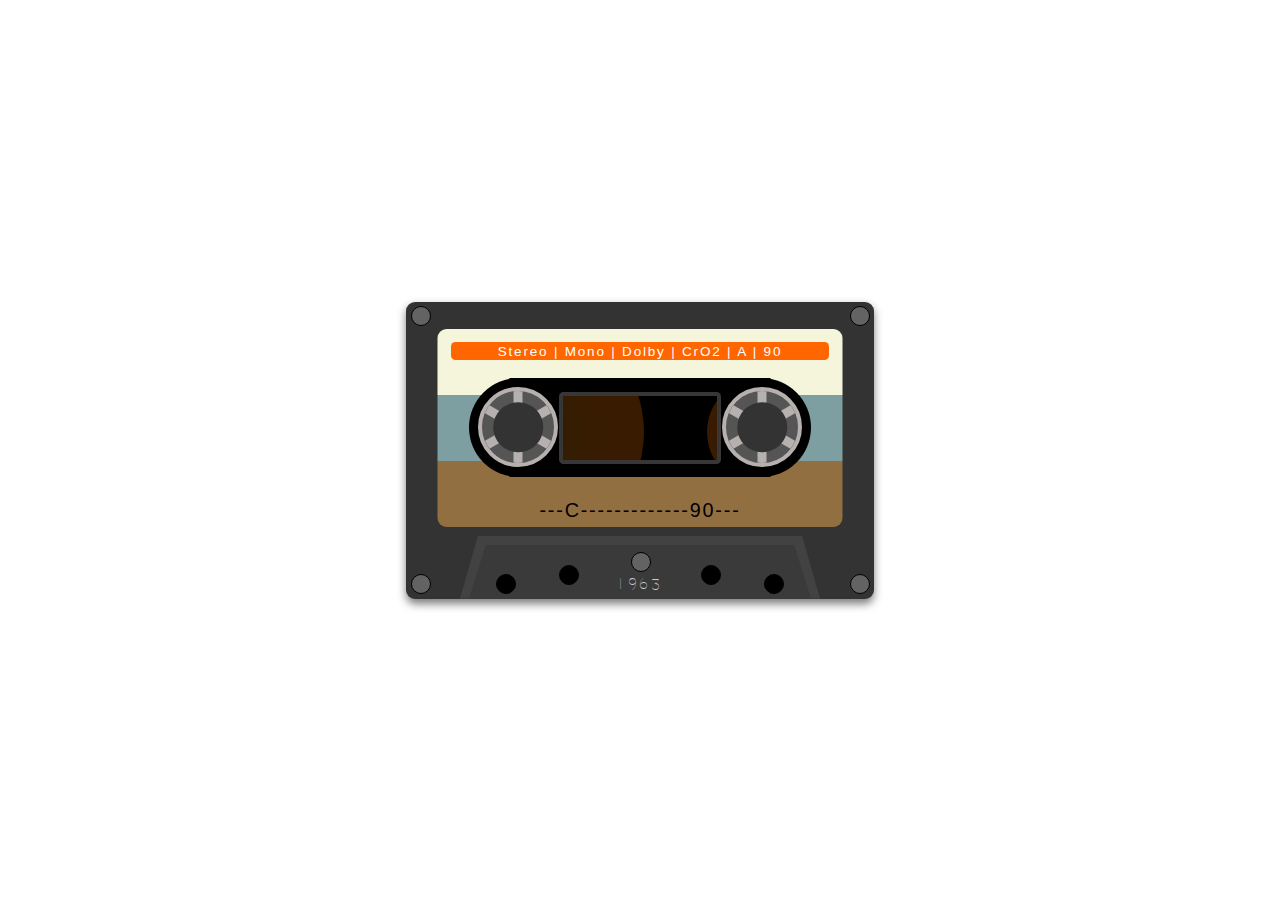
<file: cassette.html>
<!DOCTYPE html>
<html lang="zh">

<head>
  <meta charset="UTF-8">
  <meta name="viewport" content="width=device-width, initial-scale=1.0">
  <title>复古录音带</title>
  <style>
    ::-webkit-scrollbar {
      display: none;
      /* 隐藏滚动条 */
    }

    @font-face {
      font-family: 'Nixiebold-slim';
      src: url('fonts/Nixiebold-slim.woff2') format('woff2'),
        url('fonts/Nixiebold-slim.woff') format('woff'),
        url('fonts/Nixiebold-slim.ttf') format('truetype');
      font-weight: normal;
      font-style: normal;
    }

    body {
      margin: 0;
      font-family: Arial, sans-serif;
      background: transparent;
      display: flex;
      justify-content: center;
      align-items: center;
      height: 100vh;
    }

    .cassette {
      position: absolute;
      width: 50vh;
      height: 31vh;
      background: #333;
      border-radius: 1vh;
      box-shadow: 0 0.5vh 1vh rgba(0, 0, 0, 0.5);
      padding: 1vh;
      z-index: -2;
    }

    .label {
      position: absolute;
      top: 4.5vh;
      left: 50%;
      width: 42vh;
      height: 2vh;
      background: #ff6600;
      border-radius: 0.5vh;
      transform: translateX(-50%);
      display: flex;
      align-items: center;
      justify-content: center;
      color: #fff;
      font-size: 1.5vh;
      letter-spacing: 0.2vh;
    }

    /* 卷盘和中心孔 */
    .reel {
      position: absolute;
      top: 9.5vh;
      width: 8vh;
      height: 8vh;
      background: #555;
      border: 0.5vh solid #b6b1ae;
      border-radius: 50%;
      overflow: hidden;
    }

    .reel.left {
      left: 8vh;
    }

    .reel.right {
      right: 8vh;
    }

    .center-hole {
      position: absolute;
      width: 5.5vh;
      height: 5.5vh;
      background: #333;
      border-radius: 50%;
      top: 50%;
      left: 50%;
      transform: translate(-50%, -50%);
      z-index: 2;
    }

    /* 装饰性旋转矩形 */
    .rectangles {
      position: absolute;
      top: 50%;
      left: 50%;
      transform: translate(-50%, -50%);
      width: 6vh;
      height: 10vh;
      animation: rotate 5s linear infinite;
    }

    .rectangle-group {
      position: relative;
      width: 100%;
      height: 100%;
    }

    .rectangle {
      position: absolute;
      width: 1vh;
      height: 4vh;
      background: #b6b1ae;
      top: 50%;
      left: 50%;
      transform: translate(-50%, -100%);
      transform-origin: bottom center;
    }

    .rectangle:nth-child(1) {
      transform: translate(-50%, -100%) rotate(0deg);
    }

    .rectangle:nth-child(2) {
      transform: translate(-50%, -100%) rotate(60deg);
    }

    .rectangle:nth-child(3) {
      transform: translate(-50%, -100%) rotate(120deg);
    }

    .rectangle:nth-child(4) {
      transform: translate(-50%, -100%) rotate(180deg);
    }

    .rectangle:nth-child(5) {
      transform: translate(-50%, -100%) rotate(240deg);
    }

    .rectangle:nth-child(6) {
      transform: translate(-50%, -100%) rotate(300deg);
    }

    @keyframes rotate {
      from {
        transform: translate(-50%, -50%) rotate(0deg);
      }

      to {
        transform: translate(-50%, -50%) rotate(360deg);
      }
    }

    /* 磁带窗口 */
    .tape-window {
      position: absolute;
      top: 10vh;
      left: 50%;
      transform: translateX(-50%);
      width: 18vh;
      height: 8vh;
      border: 0.5vh solid rgba(109, 109, 109, 0.5);
      background: rgba(0, 0, 0, 0.2);
      border-radius: 0.5vh;
      box-sizing: border-box;
      overflow: hidden;
      z-index: 1;
    }

    .tape-roll {
      position: absolute;
      border-radius: 50%;
      background: radial-gradient(circle, #301e02 5%, #381b00 50%);
    }

    .tape-roll.left {
      width: 26vh;
      height: 26vh;
      left: calc(-4vh - 13vh);
      top: calc(4vh - 13vh);
      animation: swapLeft 120s linear infinite alternate;
    }

    .tape-roll.right {
      width: 12vh;
      height: 12vh;
      left: calc(22vh - 6vh);
      top: calc(4vh - 6vh);
      animation: swapRight 120s linear infinite alternate;
    }

    @keyframes swapLeft {
      from {
        width: 26vh;
        height: 26vh;
        left: calc(-4vh - 13vh);
        top: calc(4vh - 13vh);
      }

      to {
        width: 12vh;
        height: 12vh;
        left: calc(-4vh - 6vh);
        top: calc(4vh - 6vh);
      }
    }

    @keyframes swapRight {
      from {
        width: 12vh;
        height: 12vh;
        left: calc(22vh - 6vh);
        top: calc(4vh - 6vh);
      }

      to {
        width: 26vh;
        height: 26vh;
        left: calc(22vh - 13vh);
        top: calc(4vh - 13vh);
      }
    }

    /* 复合图形（两个圆+长方形） */
    .composite-shape {
      position: absolute;
      top: 8.5vh;
      left: 50%;
      transform: translateX(-50%);
      width: 40vh;
      height: 11vh;
      z-index: -1;
    }

    .composite-shape .comp-circle {
      position: absolute;
      width: 11vh;
      height: 11vh;
      background: black;
      border-radius: 50%;
    }

    .composite-shape .comp-circle.left {
      left: 1vh;
    }

    .composite-shape .comp-circle.right {
      right: 1vh;
    }

    .composite-shape .comp-rect {
      position: absolute;
      left: 50%;
      top: 0;
      transform: translateX(-50%);
      width: 29vh;
      height: 11vh;
      background: black;
    }

    /* 在 composite-shape 下层增加一个粉灰色长方形 */
    .under-rect {
      position: absolute;
      top: 3vh;
      left: 50%;
      transform: translateX(-50%);
      width: 45vh;
      height: 22vh;
      border-radius: 1vh;
      background: linear-gradient(to bottom,
          #F5F5DC 0%,
          #F5F5DC 33.33%,
          #7e9fa1 33.33%,
          #7e9fa1 66.66%,
          #926f40 66.66%,
          #926f40 100%);
      z-index: -2;
    }

    /* 增加四个银色圆形，分别位于 .cassette 的四角 */
    .corner-circle {
      position: absolute;
      width: 2vh;
      height: 2vh;
      background: rgb(99, 99, 99);
      border-radius: 50%;
      z-index: 3;
      border: 0.2vh solid #000000;
    }

    .corner-circle.top-left {
      top: 0.5vh;
      left: 0.5vh;
    }

    .corner-circle.top-right {
      top: 0.5vh;
      right: 0.5vh;
    }

    .corner-circle.bottom-left {
      bottom: 0.5vh;
      left: 0.5vh;
    }

    .corner-circle.bottom-right {
      bottom: 0.5vh;
      right: 0.5vh;
    }

    .corner-circle.center {
      bottom: 3vh;
      left: 25vh;
    }

    .hole-circle {
      position: absolute;
      width: 2vh;
      height: 2vh;
      background: rgb(0, 0, 0);
      border-radius: 50%;
      z-index: 3;
      border: 0.2vh solid #000000;
    }

    .hole-circle.top-left {
      bottom: 1.5vh;
      left: 17vh;
    }

    .hole-circle.top-right {
      bottom: 1.5vh;
      right: 17vh;
    }

    .hole-circle.bottom-left {
      bottom: 0.5vh;
      left: 10vh;
    }

    .hole-circle.bottom-right {
      bottom: 0.5vh;
      right: 10vh;
    }

    .trapezoid {
      position: absolute;
      bottom: 0vh;
      left: 50%;
      transform: translateX(-50%);
      width: 40vh;
      height: 7vh;
      background: #424242;
      clip-path: polygon(5% 0%, 95% 0%, 100% 100%, 0% 100%);

    }

    .trapezoid2 {
      position: absolute;
      bottom: 0vh;
      left: 50%;
      transform: translateX(-50%);
      width: 38vh;
      height: 6vh;
      background: #3a3a3a;
      clip-path: polygon(5% 0%, 95% 0%, 100% 100%, 0% 100%);

    }

    .details {
      position: absolute;
      bottom: 8.5vh;
      left: 50%;
      transform: translateX(-50%);
      color: #000000;
      font-size: 2.2vh;
      letter-spacing: 0.2vh;
      text-align: center;
      z-index: 2;
    }
    .logo-year {
      position: absolute;
      bottom: 0.5vh;
      left: 50%;
      transform: translateX(-50%);
      color: rgb(209, 209, 209);
      font-family: 'Nixiebold-slim', Arial, sans-serif;
      color: rgb(255, 255, 255);
      font-size: 1.5vh;
      letter-spacing: 0.5vh;
      /* 增加字符之间的间距 */
      opacity: 0.75;
      z-index: 99;
    }

  </style>
</head>

<body>
  <div class="cassette">
    <div class="logo-year">1963</div>
    <div class="label">Stereo | Mono | Dolby | CrO2 | A | 90</div>
    <!-- 四个银色圆形，位于cassette四角 -->
    <div class="corner-circle top-left"></div>
    <div class="corner-circle top-right"></div>
    <div class="corner-circle bottom-left"></div>
    <div class="corner-circle bottom-right"></div>
    <div class="corner-circle center"></div>
    <div class="hole-circle top-left"></div>
    <div class="hole-circle top-right"></div>
    <div class="hole-circle bottom-left"></div>
    <div class="hole-circle bottom-right"></div>
    <div class="reel left">
      <div class="rectangles">
        <div class="rectangle-group">
          <div class="rectangle"></div>
          <div class="rectangle"></div>
          <div class="rectangle"></div>
          <div class="rectangle"></div>
          <div class="rectangle"></div>
          <div class="rectangle"></div>
        </div>
      </div>
      <div class="center-hole"></div>
    </div>
    <div class="reel right">
      <div class="rectangles">
        <div class="rectangle-group">
          <div class="rectangle"></div>
          <div class="rectangle"></div>
          <div class="rectangle"></div>
          <div class="rectangle"></div>
          <div class="rectangle"></div>
          <div class="rectangle"></div>
        </div>
      </div>
      <div class="center-hole"></div>
    </div>
    <div class="tape-window">
      <div class="tape-roll left"></div>
      <div class="tape-roll right"></div>
    </div>
    <div class="composite-shape">
      <div class="comp-circle left"></div>
      <div class="comp-rect"></div>
      <div class="comp-circle right"></div>
    </div>
    <div class="under-rect"></div>
    <div class="trapezoid"></div>
    <div class="trapezoid2"></div>
    <div class="details">---C-------------90---</div>
  </div>
</body>

</html>
</file>
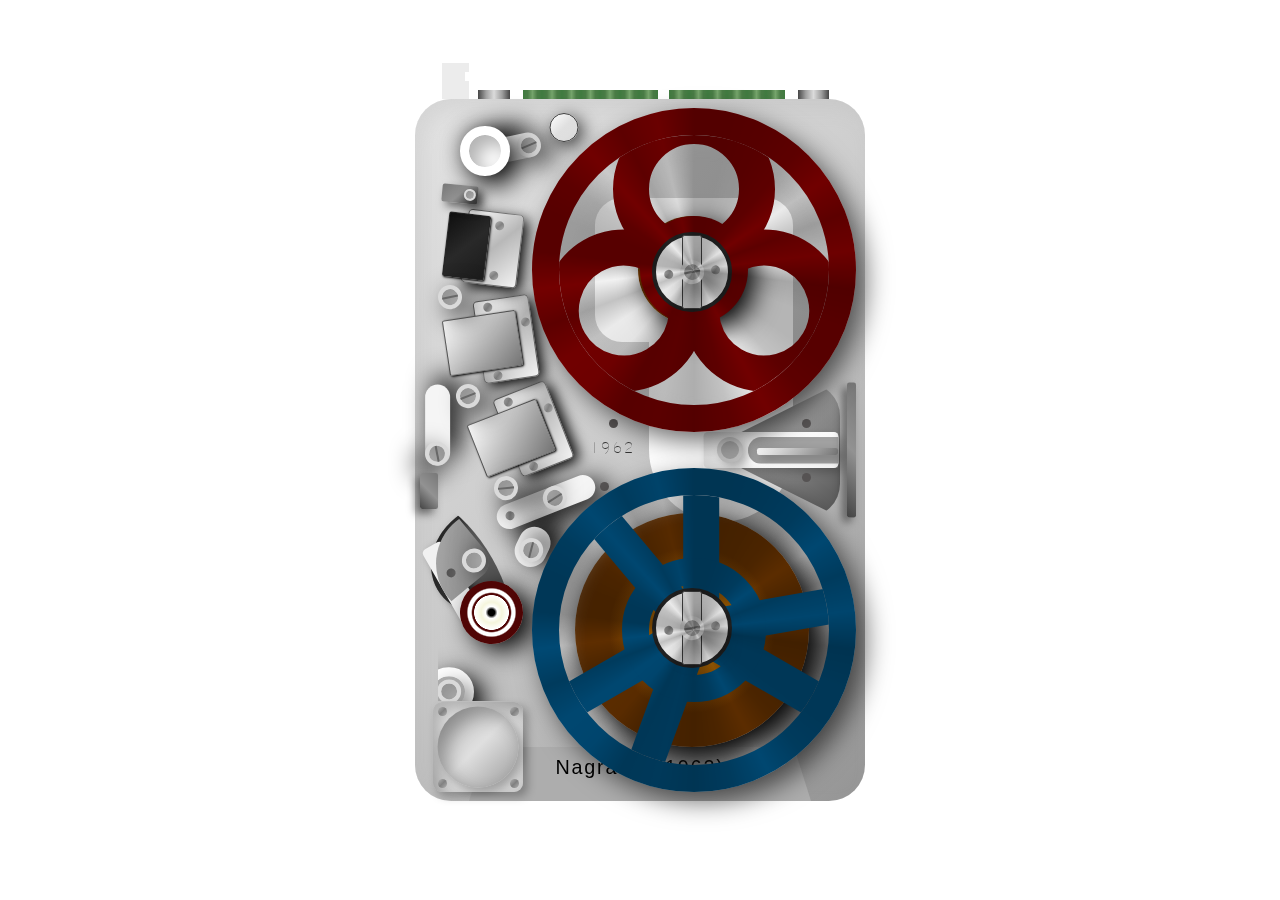
<file: cassette_metal.html>
<!DOCTYPE html>
<html lang="zh">

<head>
    <meta charset="UTF-8">
    <meta name="viewport" content="width=device-width, initial-scale=1.0">
    <title>cassette</title>
    <style>
        ::-webkit-scrollbar {
            display: none;
            /* 隐藏滚动条 */
        }

        @font-face {
            font-family: 'Nixiebold-slim';
            src: url('fonts/Nixiebold-slim.woff2') format('woff2'),
                url('fonts/Nixiebold-slim.woff') format('woff'),
                url('fonts/Nixiebold-slim.ttf') format('truetype');
            font-weight: normal;
            font-style: normal;
        }

        body {
            margin: 0;
            font-family: Arial, sans-serif;
            background: transparent;
            display: flex;
            justify-content: center;
            align-items: center;
            height: 100vh;
        }

        .cassette {
            position: relative;
            width: 48vh;
            height: 76vh;
            background: #919191;
            border-radius: 4vh;
            background: linear-gradient(135deg, rgb(228, 228, 228), rgb(202, 202, 202), rgb(148, 148, 148));
            padding: 1vh;
            z-index: -2;
            box-shadow: inset 1vh 1vh 2vh rgba(182, 182, 182, 0.3);
        }

        .bottom-label {
            position: absolute;
            top: 3vh;
            left: 5vh;
            width: 3.5vh;
            height: 3.5vh;
            border-radius: 50%;
            background: #ffffff;
            border: 1vh solid #ffffff;
            box-shadow: inset 1vh 1vh 2vh rgba(0, 0, 0, 0.3),
                1vh 1vh 3vh rgba(0, 0, 0, 1);
        }

        .bottom-screw {
            position: absolute;
            top: 13vh;
            left: 3vh;
            width: 1.75vh;
            height: 1.75vh;
            border-radius: 50%;
            background: #d1d1d1;
            border: 0.5vh solid #dadada;
            display: flex;
            align-items: center;
            justify-content: center;
            color: #fff;
            font-size: 1.5vh;
            letter-spacing: 0.2vh;
            box-shadow: inset 1vh 1vh 2vh rgba(0, 0, 0, 0.3),
                1vh 1vh 3vh rgba(0, 0, 0, 1);
            z-index: 9;
        }

        .bottom-circle {
            position: absolute;
            width: 1.75vh;
            height: 0.25vh;
            background: #686868;
            display: flex;
            align-items: center;
            justify-content: center;
            color: #fff;
            font-size: 1.5vh;
            letter-spacing: 0.2vh;
        }

        .bottom-white {
            position: absolute;
            top: 13vh;
            left: 3vh;
            width: 4.5vh;
            height: 3.5vh;
            border-radius: 2vh;
            background: #f5f5f5;
            display: flex;
            align-items: center;
            justify-content: center;
            color: #fff;
            font-size: 1.5vh;
            letter-spacing: 0.2vh;
            box-shadow:
                1vh 1vh 3vh rgba(0, 0, 0, 1);
        }

        .bottom-green {
            position: relative;
            width: 2.15vh;
            height: 1vh;
            background: linear-gradient(90deg, rgb(0, 78, 0), rgb(14, 80, 8), rgb(71, 134, 58), rgb(14, 80, 8), rgb(0, 78, 0));
        }

        .plugin-sliver {
            position: absolute;
            top: -1vh;
            right: 4vh;
            width: 3.5vh;
            height: 1vh;
            background: linear-gradient(90deg, rgb(70, 70, 70), rgb(160, 160, 160), rgb(219, 219, 219), rgb(160, 160, 160), rgb(70, 70, 70));
        }

        .green-but {
            width: 20vh;
            height: 1.5vh;
            /* 高度根据内容动态调整 */
            display: flex;
            flex-direction: row;
            position: absolute;
            top: -1vh;
            left: 12vh;
            color: rgb(0, 0, 0);
            font-size: 1.6vh;
            font-weight: 00;
            white-space: pre-line;
            opacity: 0.75;
        }

        .bottom-3rec {
            width: 3vh;
            height: 4vh;
            display: flex;
            flex-direction: column;
            position: absolute;
            top: -4vh;
            left: 3vh;
            background: transparent;
            align-items: flex-start;
            /* 保证宽度居中 */
            justify-content: space-between;
            /* 保持间距 */
        }

        .bottom-rec1,
        .bottom-rec2,
        .bottom-rec3 {
            background: #ececec;
            margin: 0;
        }

        /* 保留固定的宽度和高度 */
        .bottom-rec1 {
            width: 3vh;
            height: 1vh;
        }

        .bottom-rec2 {
            width: 2.5vh;
            height: 1vh;
        }

        .bottom-rec3 {
            width: 3vh;
            height: 2vh;
        }

        .bottom-whiteup {
            position: absolute;
            top: 5vh;
            left: 3vh;
            width: 4vh;
            height: 2vh;
            border-radius: 0.25vh;
            background: linear-gradient(135deg, rgb(119, 119, 119), rgb(146, 146, 146), rgb(68, 68, 68));
            box-shadow:
                0.5vh 0.5vh 1vh rgba(0, 0, 0, .5);
        }

        .bottom-whitelong {
            position: absolute;
            top: 13vh;
            left: 3vh;
            width: 11.5vh;
            height: 2.75vh;
            border-radius: 2vh;
            background: #f5f5f5;
            display: flex;
            align-items: center;
            justify-content: center;
            color: #fff;
            font-size: 1.5vh;
            letter-spacing: 0.2vh;
            box-shadow:
                1vh 1vh 3vh rgba(0, 0, 0, 1);
        }

        .reelred,
        .reelblue {
            position: absolute;
            right: 1vh;
            width: 30vh;
            height: 30vh;
            background: transparent;
            border-radius: 50%;
            overflow: hidden;
            opacity: 1;
            z-index: 5;
            box-shadow: inset 1vh 1vh 2vh rgba(231, 231, 231, 0.3),
                1vh 1vh 3vh rgba(0, 0, 0, 0.6);

        }

        .reelred {
            border: 3vh solid #7a0000;
        }

        .reelblue {
            border: 3vh solid #004d7a;
        }

        .reelref {
            position: absolute;
            right: 1vh;
            width: 36vh;
            height: 36vh;
            background: conic-gradient(from 0deg,
                    #333333, #333333, #444444, #666666, #cccccc,
                    #666666, #bbbbbb, #222222, #444444, #444444,
                    #666666, #cccccc, #666666, #333333, #555555,
                    #444444, #bbbbbb, #cccccc, #666666, #dddddd,
                    #444444, #444444, #666666, #cccccc, #666666,
                    #aaaaaa, #333333);
            border-radius: 50%;
            overflow: hidden;
            opacity: 0.4;
            mix-blend-mode: multiply;
            z-index: 9;
            animation: spin 30s linear infinite;
            z-index: 9;
        }

        @keyframes spin {
            from {
                transform: rotate(0deg);
            }

            to {
                transform: rotate(360deg);
            }
        }

        .reelref.left {
            top: 1vh;
        }

        .reelref.right {
            bottom: 1vh;
        }

        .reelred.left {
            top: 1vh;
        }

        .reelblue.right {
            bottom: 1vh;
        }

        .reel-center {
            position: absolute;
            width: 8vh;
            height: 8vh;
            background: #ffffff;
            border: 0.5vh solid #252525;
            border-radius: 50%;
            z-index: 9;
            animation: spin 6s linear infinite;
            transform-origin: center;
        }

        .reel-center-rec {
            position: absolute;
            top: 50%;
            left: 50%;
            transform: translate(-50%, -50%);
            width: 2vh;
            height: 8vh;
            background: #ebebeb;
            border: 0.05vh solid #474747;
            border-radius: 0.25vh;
        }

        .reel-center.left {
            top: 14.75vh;
            right: 14.75vh;
        }

        .reel-center.right {
            bottom: 14.75vh;
            right: 14.75vh;
        }

        .center-hole {
            position: absolute;
            width: 12vh;
            height: 12vh;
            background: #7a0000;
            border-radius: 50%;
            top: 50%;
            right: 9vh;
            transform: translate(0, -50%);
            z-index: 2;
        }

        .center-hole2 {
            position: absolute;
            width: 10vh;
            height: 10vh;
            background: transparent;
            border: 3vh solid #004d7a;
            border-radius: 50%;
            top: 50%;
            left: 50%;
            transform: translate(-50%, -50%);
            z-index: 2;
        }

        /* 装饰性旋转矩形 */
        .rectangles {
            position: absolute;
            top: 50%;
            left: 50%;
            transform: translate(-50%, -50%);
            width: 6vh;
            height: 10vh;
            animation: rotate 5s linear infinite;
        }

        .rectangle-group {
            position: relative;
            width: 100%;
            height: 100%;
        }

        .rectangle {
            position: absolute;
            width: 10vh;
            height: 10vh;
            border-radius: 50%;
            background: transparent;
            border: 4vh solid #7a0000;
            top: 50%;
            left: 50%;
            transform: translate(-50%, -150%);
            transform-origin: bottom center;
        }

        .rectangle:nth-child(1) {
            transform: translate(-50%, -100%) rotate(0deg);
        }

        .rectangle:nth-child(2) {
            transform: translate(-50%, -100%) rotate(120deg);
        }

        .rectangle:nth-child(3) {
            transform: translate(-50%, -100%) rotate(240deg);
        }

        .rectangle-group2 {
            position: relative;
            width: 100%;
            height: 100%;
        }

        .rectangle2 {
            position: absolute;
            width: 4vh;
            height: 17vh;
            background: #004d7a;
            top: 50%;
            left: 50%;
            transform: translate(-50%, -100%);
            transform-origin: bottom center;
        }

        .rectangle2:nth-child(1) {
            transform: translate(-30%, -100%) rotate(0deg);
        }

        .rectangle2:nth-child(2) {
            transform: translate(-50%, -100%) rotate(80deg);
        }

        .rectangle2:nth-child(3) {
            transform: translate(-50%, -100%) rotate(120deg);
        }

        .rectangle2:nth-child(4) {
            transform: translate(-50%, -100%) rotate(200deg);
        }

        .rectangle2:nth-child(5) {
            transform: translate(-50%, -100%) rotate(240deg);
        }

        .rectangle2:nth-child(6) {
            transform: translate(-50%, -100%) rotate(320deg);
        }

        @keyframes rotate {
            from {
                transform: translate(-50%, -50%) rotate(0deg);
            }

            to {
                transform: translate(-50%, -50%) rotate(360deg);
            }
        }

        .tape-window {
            position: relative;
            left: 12vh;
            width: 36vh;
            height: 76vh;
            border-radius: 4vh;
            border: 0.000vh solid rgba(109, 109, 109, 0.5);
            background: transparent;
            box-sizing: border-box;
            overflow: hidden;
            z-index: 1;
        }

        .tape-roll-left,
        .tape-roll-right {
            position: absolute;
            border-radius: 50%;
            background: radial-gradient(circle, #cc8007 5%, #633000 50%);
            opacity: 1;
            box-shadow: 1vh 1vh 3vh rgba(0, 0, 0, 1);
            transform-origin: center;
        }

        .tape-roll-left {
            top: 18vh;
            /* 初始宽高为26vh/2 */
            left: 17.75vh;
            width: 12vh;
            /* 初始宽度小 */
            height: 12vh;
            animation: resizeLeft 120s linear infinite alternate;
            transform: translate(-50%, -50%);
        }

        .tape-roll-right {
            bottom: 18vh;
            /* 初始宽高为12vh/2 */
            left: 17.75vh;
            width: 26vh;
            /* 初始宽度大 */
            height: 26vh;
            animation: resizeRight 120s linear infinite alternate;
            transform: translate(-50%, 50%);
        }

        /* 左侧磁带轮动画 */
        @keyframes resizeLeft {
            from {
                width: 12vh;
                /* 从小变大 */
                height: 12vh;
            }

            to {
                width: 26vh;
                height: 26vh;
            }
        }

        /* 右侧磁带轮动画 */
        @keyframes resizeRight {
            from {
                width: 26vh;
                /* 从大变小 */
                height: 26vh;
            }

            to {
                width: 12vh;
                height: 12vh;
            }
        }

        /* 复合图形（两个圆+长方形） */
        .composite-shape {
            position: absolute;
            top: 50%;
            right: 3vh;
            transform: translate(0, -50%);
            background: transparent;
            width: 15vh;
            height: 4vh;
            z-index: -1;
            transform-origin: center;
            box-shadow:
                0.5vh 0.5vh 1vh rgba(0, 0, 0, 0.25);
        }

        .composite-shape .comp-circle.right {
            position: absolute;
            width: 2vh;
            height: 2vh;
            background: rgb(161, 161, 161);
            border-radius: 50%;
            border: 0.5vh solid rgba(231, 231, 231, 0.5);
            box-shadow:
                0.5vh 0.5vh 1vh rgba(0, 0, 0, 0.25);
            top: 0.5vh;
            left: 1.5vh;
        }

        .composite-shape .comp-circle.right-needle {
            position: absolute;
            width: 9vh;
            height: 0.75vh;
            background: linear-gradient(135deg, rgb(255, 255, 255), rgb(184, 184, 184), rgb(116, 116, 116));
            border-radius: 0.25vh;
            box-shadow:
                0.5vh 0.5vh 1vh rgba(0, 0, 0, 0.25);
            top: 1.75vh;
            right: 0vh;
        }

        .composite-shape .comp-circle.left {
            position: absolute;
            width: 20vh;
            height: 3vh;
            background: rgb(161, 161, 161);
            border-radius: 1.5vh;
            top: 0.5vh;
            right: -10vh;
            clip-path: inset(0 50% 0 0);
            box-shadow: inset 0.5vh 0.5vh 1vh rgba(163, 163, 163, 0.3);
        }

        .composite-shape .comp-rect {
            position: absolute;
            left: 50%;
            top: 0;
            border-radius: 0.5vh;
            transform: translateX(-50%);
            width: 15vh;
            height: 4vh;
            background: linear-gradient(135deg, rgb(221, 221, 221), rgb(255, 255, 255), rgb(243, 243, 243));
        }

        .rec-shape {
            position: absolute;
            top: 50%;
            left: 3vh;
            transform: translate(0, -50%);
            background: transparent;
            width: 9vh;
            height: 9vh;
            z-index: -1;
            transform-origin: center;
        }

        .rec-shape .rec-circle.right-needle {
            position: absolute;
            width: 8vh;
            height: 6vh;
            background: linear-gradient(135deg, rgb(255, 255, 255), rgb(184, 184, 184), rgb(116, 116, 116));
            border-radius: 0.25vh;
            border: 0.05vh solid rgb(49, 49, 49, 0.6);
            box-shadow:
                0.125vh 0.125vh 0.25vh rgba(0, 0, 0, 1);
            top: 1.5vh;
            right: 3vh;
        }


        .rec-shape .rec-rect {
            position: absolute;
            left: 50%;
            top: 0;
            border-radius: 0.5vh;
            border: 0.05vh solid rgb(36, 36, 36, 0.6);
            transform: translateX(-50%);
            width: 6vh;
            height: 9vh;
            background: linear-gradient(135deg, rgb(255, 255, 255), rgb(184, 184, 184), rgb(243, 243, 243));
            box-shadow:
                0.5vh 0.5vh 1.5vh rgba(0, 0, 0, 1);
        }


        .hole-circle.rec-top {
            top: 0.35vh;
            left: 2.5vh;
        }

        .hole-circle.rec-bottom {
            bottom: 0.05vh;
            left: 2.5vh;
        }

        .hole-circle.rec-center {
            top: 2.5vh;
            right: 1.55vh;
        }

        .bla-shape {
            position: absolute;
            top: 50%;
            left: 3vh;
            transform: translate(0, -50%);
            background: transparent;
            width: 9vh;
            height: 9vh;
            z-index: -1;
            transform-origin: center;
        }

        .bla-shape .bla-circle.right-needle {
            position: absolute;
            width: 4.5vh;
            height: 7vh;
            background: linear-gradient(135deg, rgb(15, 15, 15), rgb(41, 41, 41), rgb(27, 27, 27));
            border-radius: 0.25vh;
            border: 0.05vh solid rgb(49, 49, 49, 0.6);
            box-shadow:
                0.125vh 0.125vh 0.25vh rgba(0, 0, 0, 1);
            top: 0.5vh;
            right: 5vh;
        }

        .hole-circle.bla-top {
            right: 3.5vh;
            top: 1vh;
        }

        .hole-circle.bla-bottom {
            bottom: 1.5vh;
            right: 3.5vh;
        }


        .bla-shape .bla-rect {
            position: absolute;
            left: 50%;
            top: 0;
            border-radius: 0.5vh;
            border: 0.05vh solid rgb(36, 36, 36, 0.6);
            transform: translateX(-50%);
            width: 6vh;
            height: 8vh;
            background: linear-gradient(135deg, rgb(255, 255, 255), rgb(184, 184, 184), rgb(243, 243, 243));
            box-shadow:
                0.5vh 0.5vh 1.5vh rgba(0, 0, 0, 1);
        }

        /* 在 composite-shape 下层增加一个粉灰色长方形 */
        .under-redcircle {
            position: absolute;
            bottom: 17.5vh;
            left: 5vh;
            width: 7vh;
            height: 7vh;
            border-radius: 50%;
            background: radial-gradient(circle,
                    #000000 0%,
                    #000000 7.33%,
                    #ffffff 13.33%,
                    #F5F5DC 23.33%,
                    #ffffff 38.33%,
                    #500505 39.66%,
                    #500505 42.66%,
                    #ffffff 45.66%,
                    #ffffff 52.66%,
                    #500505 55.66%,
                    #500505 100%);
            z-index: -2;
            rotate: -15deg;
            box-shadow:
                1vh 1vh 3vh rgba(0, 0, 0, 1);
        }

        .under-black {
            position: absolute;
            right: 2.75vh;
            top: 50%;
            transform: translateY(-50%);
            /* 添加水平镜像效果 */
            width: 15vh;
            height: 15vh;
            border-radius: 25%;
            background: linear-gradient(135deg, rgb(133, 133, 133), rgb(150, 150, 150), rgb(82, 82, 82));
            clip-path: polygon(100% 0, 0 50%, 100% 100%);
            /* 底边在右侧的三角形裁剪路径保持不变 */
            z-index: -2;
        }

        .under-half {
            position: absolute;
            left: 2.5vh;
            bottom: 11.15vh;
            width: 10vh;
            height: 10vh;
            background: transparent;
            z-index: -2;
            overflow: hidden;
        }

        .under-half2 {
            position: absolute;
            left: -3vh;
            bottom: 17vh;
            border-radius: 2vh;
            width: 10vh;
            height: 10vh;
            background: transparent;
            z-index: -2;
            overflow: hidden;
        }

        .uu-half {
            position: absolute;
            right: 8vh;
            top: 11vh;
            border-radius: 3vh;
            width: 22vh;
            height: 16vh;
            background: rgb(255, 255, 255);
            z-index: -3;
            transform-origin: center;
        }

        .uu-halff {
            position: absolute;
            right: 8vh;
            top: 15vh;
            border-radius: 8vh;
            width: 16vh;
            height: 32vh;
            background: rgb(255, 255, 255);
            z-index: -3;
            transform-origin: center;
        }

        .uu-half2 {
            position: absolute;
            left: 1.5vh;
            bottom: 21vh;
            rotate: -29.8deg;
            border-radius: 50%;
            width: 14vh;
            height: 12vh;
            background: rgb(87, 87, 87);
            z-index: -3;
            clip-path: ellipse(50% 100% at 0% 50%);
            transform-origin: center;
            box-shadow: inset 1vh 1vh 2vh rgba(0, 0, 0, 0.6),
                0.5vh 0.5vh 1vh rgba(0, 0, 0, 0.6);
        }

        .uu-rec {
            position: absolute;
            left: 3vh;
            bottom: 19vh;
            rotate: -29.8deg;
            border-radius: 0.5vh;
            width: 2.5vh;
            height: 10vh;
            background: rgb(241, 241, 241);
            z-index: -3;
            transform-origin: center;
            box-shadow:
                0.5vh 0.5vh 1vh rgba(0, 0, 0, 0.6);
        }

        /* 增加四个银色圆形，分别位于 .cassette 的四角 */
        .corner-circle {
            position: absolute;
            width: 1vh;
            height: 1vh;
            background: rgb(87, 84, 84);
            border-radius: 50%;
            z-index: 3;
        }

        .corner-circle.top-left {
            top: 35.5vh;
            left: 21.5vh;
        }

        .corner-circle.top-right {
            top: 35.5vh;
            right: 6vh;
        }

        .corner-circle.bottom-left {
            bottom: 34.5vh;
            left: 20.5vh;
        }

        .corner-circle.bottom-right {
            bottom: 35.5vh;
            right: 6vh;
        }

        .hole-meter {
            position: absolute;
            width: 10vh;
            height: 10vh;
            bottom: 1vh;
            left: 2vh;
            border-radius: 1vh;
            background: linear-gradient(135deg, rgb(255, 255, 255), rgb(223, 223, 223), rgb(211, 211, 211));
            z-index: 3;
            box-shadow: inset 1vh 1vh 2vh rgba(0, 0, 0, 0.3),
                0.5vh 0.5vh 1vh rgba(0, 0, 0, 0.25);
        }

        .hole-meter-circle {
            position: absolute;
            width: 9vh;
            height: 9vh;
            top: 50%;
            left: 50%;
            transform: translate(-50%, -50%);
            border-radius: 50%;
            background: linear-gradient(135deg, rgb(190, 190, 190), rgb(223, 223, 223), rgb(153, 153, 153));
            z-index: 3;
            box-shadow: inset 1vh 1vh 2vh rgba(0, 0, 0, 0.3),
                0.5vh 0.5vh 1vh rgba(0, 0, 0, 0.25);
        }

        .hole-circle {
            position: absolute;
            width: 1vh;
            height: 1vh;
            background: linear-gradient(135deg, rgb(255, 255, 255), rgb(172, 172, 172), rgb(209, 209, 209));
            border-radius: 50%;
            z-index: 3;
            box-shadow: inset 0.5vh 0.5vh 1vh rgba(0, 0, 0, 0.3);
        }

        .hole-circle.top-left {
            top: 0.5vh;
            left: 0.5vh;
        }

        .hole-circle.top-right {
            top: 0.5vh;
            right: 0.5vh;
        }

        .hole-circle.bottom-left {
            bottom: 0.5vh;
            left: 0.5vh;
        }

        .hole-circle.bottom-right {
            bottom: 0.5vh;
            right: 0.5vh;
        }

        .trapezoid {
            position: absolute;
            top: 1.5vh;
            left: 16.5vh;
            border-radius: 50%;
            border: 0.125vh solid #3f3f3f;
            transform: translateX(-50%);
            width: 3vh;
            height: 3vh;
            background: linear-gradient(135deg, rgb(255, 255, 255), rgb(224, 224, 224), rgb(221, 221, 221));
            box-shadow:
                0.5vh 0.5vh 2vh rgba(0, 0, 0, 0.75);
        }

        .trapezoid2 {
            position: absolute;
            bottom: 0vh;
            left: 50%;
            transform: translateX(-50%);
            width: 38vh;
            height: 6vh;
            background: #adadad;
            clip-path: polygon(5% 0%, 95% 0%, 100% 100%, 0% 100%);

        }

        .details {
            position: absolute;
            bottom: 2.5vh;
            left: 50%;
            transform: translateX(-50%);
            color: #000000;
            font-size: 2.2vh;
            letter-spacing: 0.2vh;
            text-align: center;
            z-index: 2;
            white-space: nowrap;
        }

        .logo-year {
            position: absolute;
            top: 50%;
            left: 19.5vh;
            transform: translate(0%, -50%);
            color: rgb(0, 0, 0);
            font-family: 'Nixiebold-slim', Arial, sans-serif;
            font-size: 1.5vh;
            letter-spacing: 0.5vh;
            opacity: 0.75;
            z-index: 99;
        }
    </style>
</head>

<body>
    <div class="cassette">
        <div class="logo-year">1962</div>
        <div class="bottom-label"></div>
        <div class="bottom-3rec">
            <div class="bottom-rec1"></div>
            <div class="bottom-rec2"></div>
            <div class="bottom-rec3"></div>
        </div>
        <div class="plugin-sliver"></div>
        <div class="plugin-sliver" style="left: 7vh;"></div>
        <div class="green-but">
            <div class="bottom-green"></div>
            <div class="bottom-green"></div>
            <div class="bottom-green"></div>
            <div class="bottom-green"></div>
            <div class="bottom-green"></div>
            <div class="bottom-green"></div>
            <div class="bottom-green"></div>
        </div>
        <div class="green-but" style="left: 28.25vh;">
            <div class="bottom-green"></div>
            <div class="bottom-green"></div>
            <div class="bottom-green"></div>
            <div class="bottom-green"></div>
            <div class="bottom-green"></div>
            <div class="bottom-green"></div>
        </div>
        <div class="bottom-screw" style="top: 22vh;left: 2.5vh;transform: translate(0, -50%) rotate(-11.5deg);">
            <div class="bottom-circle"></div>
        </div>
        <div class="bottom-screw" style="top: 33vh;left: 4.5vh;transform: translate(0, -50%) rotate(-21.5deg);">
            <div class="bottom-circle"></div>
        </div>
        <div class="bottom-screw" style="top: 43.25vh;left: 8.75vh;transform: translate(0, -50%) rotate(-5.5deg);">
            <div class="bottom-circle"></div>
        </div>
        <div class="bottom-whitelong" style="top: 44.75vh;left: 8.75vh;transform: translate(0, -50%) rotate(-21.5deg);">
            <div class="hole-circle" style="top:50%;left: 1vh;transform: translate(0, -50%) rotate(-21.5deg);"></div>
            <div class="bottom-screw" style="top: 50%;left: 5.5vh;transform: translate(0%, -50%) rotate(-185.5deg);">
                <div class="bottom-circle" style="top: 50%;left: 50%;transform: translate(-50%, -50%) rotate(-5.5deg);">
                </div>
            </div>
        </div>
        <div class="bottom-whitelong"
            style="width: 9vh;top: 36.25vh;left: -2vh;transform: translate(0, -50%) rotate(270deg);z-index: -3;">
            <div class="bottom-screw" style="top: 50%;left: 0vh;transform: translate(0%, -50%) rotate(-185.5deg);">
                <div class="bottom-circle" style="top: 50%;left: 50%;transform: translate(-50%, -50%) rotate(-5.5deg);">
                </div>
            </div>
        </div>
        <div class="bottom-whitelong"
            style="width: 7vh;top: 5.5vh;left: 7vh;transform: translate(0, -50%) rotate(-192deg);z-index: -3;">
            <div class="bottom-screw" style="top: 50%;left: 0vh;transform: translate(0%, -50%) rotate(-185.5deg);">
                <div class="bottom-circle" style="top: 50%;left: 50%;transform: translate(-50%, -50%) rotate(-5.5deg);">
                </div>
            </div>
        </div>
        <div class="bottom-white" style="top: 49.75vh;left: 10.75vh;transform: translate(0, -50%) rotate(-64.5deg);">
            <div class="bottom-screw" style="top: 50%;left: 0.5vh;transform: translate(0%, -50%) rotate(-5.5deg);">
                <div class="bottom-circle" style="top: 50%;left: 50%;transform: translate(-50%, -50%) rotate(-5.5deg);">
                </div>
            </div>
        </div>
        <div class="bottom-whiteup" style="top: 10.5vh;left: 3vh;transform: translate(0, -50%) rotate(5.5deg);">
            <div class="bottom-screw" style="top: -0.35vh;left: 1.75vh;scale: 50%;">
            </div>
        </div>
        <div class="bottom-whiteup" style="top: 43.5vh;left: -0.5vh;transform: translate(0, -50%) rotate(90deg);"></div>
        <div class="bottom-whiteup"
            style="width: 15vh;height: 1vh;top: 50%;left: 41vh;transform: translate(0, -50%) rotate(90deg);"></div>
        <div class="corner-circle top-left"></div>
        <div class="corner-circle top-right"></div>
        <div class="corner-circle bottom-left"></div>
        <div class="corner-circle bottom-right"></div>
        <div class="hole-meter">
            <div class="hole-meter-circle"></div>
            <div class="hole-circle top-left"></div>
            <div class="hole-circle top-right"></div>
            <div class="hole-circle bottom-left"></div>
            <div class="hole-circle bottom-right"></div>
        </div>
        <div class="reelred left">
            <div class="rectangles">
                <div class="rectangle-group">
                    <div class="rectangle"></div>
                    <div class="rectangle"></div>
                    <div class="rectangle"></div>
                </div>
            </div>
            <div class="center-hole"></div>
        </div>
        <div class="reel-center left">
            <div class="reel-center-rec">
                <div class="bottom-screw"
                    style="transform-origin: center;top: 50%;left: 50%;transform: translate(-50%, -50%) rotate(-5.5deg);">
                    <div class="bottom-circle"
                        style="top: 50%;left: 50%;transform: translate(-50%, -50%) rotate(-5.5deg);"></div>
                    <div class="hole-circle" style="top: 50%;left: 3vh;transform: translate(0%, -50%) rotate(-5.5deg);">
                    </div>
                    <div class="hole-circle"
                        style="top: 50%;right: 3vh;transform: translate(0%, -50%) rotate(-5.5deg);"></div>
                </div>
            </div>
        </div>
        <div class="reelref left "></div>
        <div class="reelblue right">
            <div class="rectangles">
                <div class="rectangle-group2">
                    <div class="rectangle2"></div>
                    <div class="rectangle2"></div>
                    <div class="rectangle2"></div>
                    <div class="rectangle2"></div>
                    <div class="rectangle2"></div>
                    <div class="rectangle2"></div>
                </div>
            </div>
            <div class="center-hole2"></div>
        </div>
        <div class="reel-center right">
            <div class="reel-center-rec">
                <div class="bottom-screw"
                    style="transform-origin: center;top: 50%;left: 50%;transform: translate(-50%, -50%) rotate(-5.5deg);">
                    <div class="bottom-circle"
                        style="top: 50%;left: 50%;transform: translate(-50%, -50%) rotate(-5.5deg);"></div>
                    <div class="hole-circle"
                        style="top: 50%;left: 3vh;transform: translate(0%, -50%) rotate(-5.5deg);"></div>
                    <div class="hole-circle"
                        style="top: 50%;right: 3vh;transform: translate(0%, -50%) rotate(-5.5deg);"></div>
                </div>
            </div>
        </div>
        <div class="reelref right "></div>

        <div class="tape-window">
            <div class="tape-roll-left"></div>
            <div class="tape-roll-right"></div>
        </div>
        <div class="composite-shape">
            <div class="comp-rect"></div>
            <div class="comp-circle left"></div>
            <div class="comp-circle right"></div>
            <div class="comp-circle right-needle"></div>
        </div>
        <div class="rec-shape" style="top: 36.5vh;left: 8.5vh;transform: translate(0, -50%) rotate(-21.5deg);">
            <div class="rec-rect"></div>
            <div class="rec-circle right-needle"></div>
            <div class="hole-circle rec-top"></div>
            <div class="hole-circle rec-bottom"></div>
            <div class="hole-circle rec-center"></div>
        </div>
        <div class="rec-shape" style="top: 26.5vh;left: 5.5vh;transform: translate(0, -50%) rotate(-8.5deg);">
            <div class="rec-rect"></div>
            <div class="rec-circle right-needle"></div>
            <div class="hole-circle rec-top"></div>
            <div class="hole-circle rec-bottom"></div>
            <div class="hole-circle rec-center"></div>
        </div>
        <div class="bla-shape" style="top: 17vh;left: 4vh;transform: translate(0, -50%) rotate(6.8deg);">
            <div class="bla-rect"></div>
            <div class="bla-circle right-needle"></div>
            <div class="hole-circle bla-top"></div>
            <div class="hole-circle bla-bottom"></div>
        </div>
        <div class="under-redcircle"></div>
        <div class="under-black"></div>
        <div class="under-half">
            <div class="bottom-label" style="top: 9vh;left: -1.5vh;transform: translate(0, -50%);">
                <div class="bottom-screw" style="top: 50%;left: 50%;transform: translate(-50%, -50%);"> </div>
            </div>
        </div>
        <div class="under-half2" style="transform: translate(0, -50%) rotate(-39.48deg);">
            <div class="hole-circle " style="top: 9vh;left: 9vh;scale: 1200%;z-index: -3;"></div>
            <div class="bottom-screw" style="top: 6.75vh;left: 7vh;"> </div>
            <div class="hole-circle" style="top: 7.5vh;left: 5vh;transform: translate(0, -50%);background: #777676;">
            </div>
        </div>
        <div class="uu-half"></div>
        <div class="uu-halff"></div>
        <div class="uu-half2"></div>
        <div class="uu-rec"></div>
        <div class="trapezoid"></div>
        <div class="trapezoid2"></div>
        <div class="details">Nagra NS(1962)</div>
    </div>
</body>

</html>
</file>
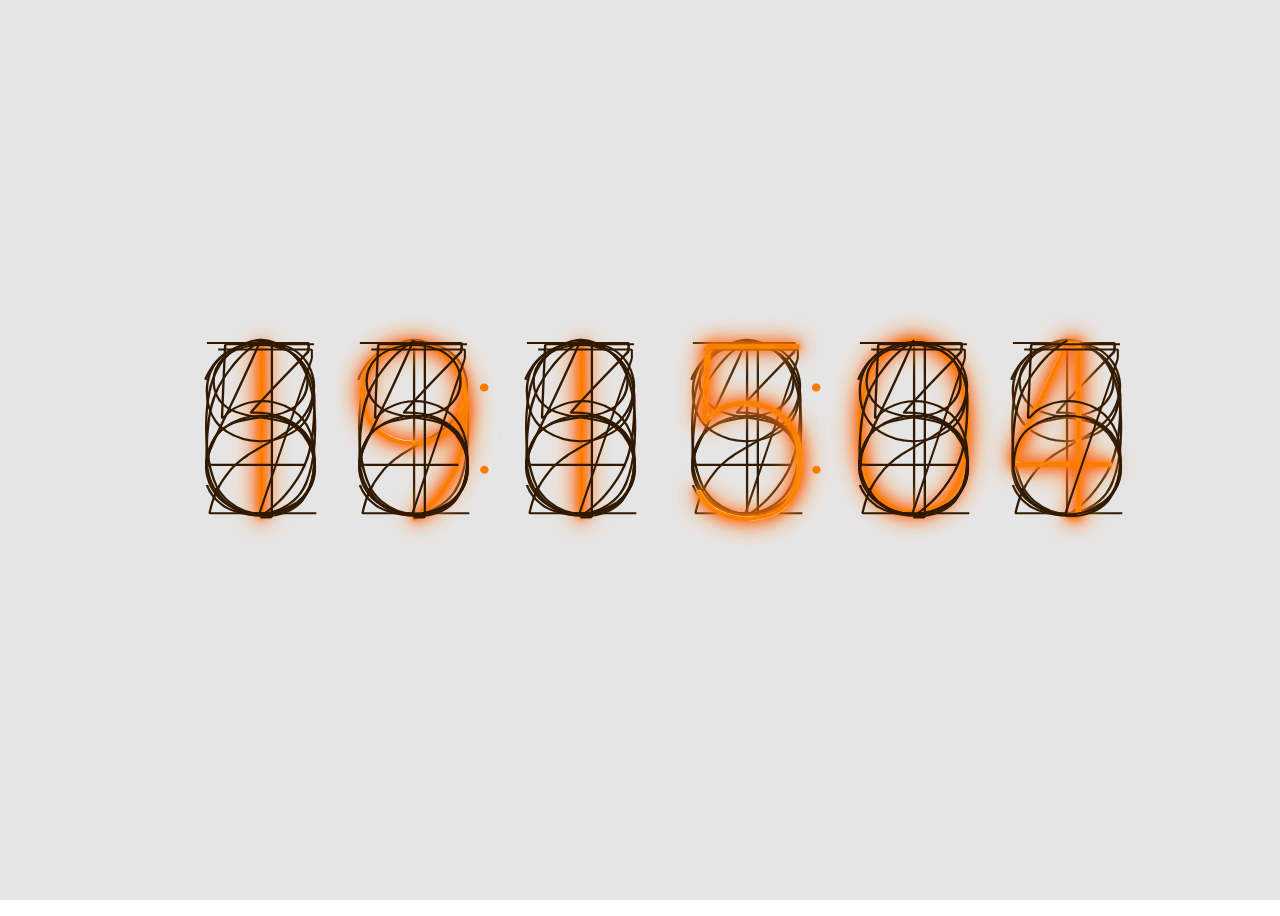
<file: nixie.html>
<!DOCTYPE html>
<html>

<head>
    <title>NixieClock</title>
    <script src="script/wakelock.js"></script>
    <link rel="shortcut icon" href="nixie.ico">
    <link rel="stylesheet" href="style/color.css">
    <style>
        #div1 {
            position: fixed;
            display: flex;
            justify-content: center;
            align-items: center;
            top: 50%;
            left: 50%;
            width: 20vh;
            height: 10vh;
            padding: 5vh;
            z-index: 49;

        }


        #content {
            background: transparent;
            background-size: cover;
            background-position: center;
            width: 100%;
            height: 100%;
        }

        #content::after {
            content: "";
            position: absolute;
            top: 0;
            right: 0;
            bottom: 0;
            left: 0;
            background: rgba(0, 0, 0, 0.1);
            /* 半透明的颜色层 */
            backdrop-filter: blur(3px);
            /* 模糊滤镜 */
        }

        .no-blur::after {
            backdrop-filter: none;
        }
    </style>

    <style>
        #parent {}
    </style>
    <style>
        @font-face {
            font-family: 'Nixiebold-bold';
            src: url('fonts/Nixiebold-bold.woff2') format('woff2'),
                url('fonts/Nixiebold-bold.woff') format('woff'),
                url('fonts/Nixiebold-bold.ttf') format('truetype');
            font-weight: normal;
            font-style: normal;
        }

        @font-face {
            font-family: 'Nixiebold-mini';
            src: url('fonts/Nixiebold-mini.woff2') format('woff2'),
                url('fonts/Nixiebold-mini.woff') format('woff'),
                url('fonts/Nixiebold-mini.ttf') format('truetype');
            font-weight: normal;
            font-style: normal;
        }

        @font-face {
            font-family: 'Nixiebold-slim';
            src: url('fonts/Nixiebold-slim.woff2') format('woff2'),
                url('fonts/Nixiebold-slim.woff') format('woff'),
                url('fonts/Nixiebold-slim.ttf') format('truetype');
            font-weight: normal;
            font-style: normal;
        }

        @font-face {
            font-family: 'Nixiebold-boldbig';
            src: url('fonts/Nixiebold-boldbig.ttf') format('woff2'),
                url('fonts/Nixiebold-boldbig.woff') format('woff'),
                url('fonts/Nixiebold-boldbig.ttf') format('truetype');
            font-weight: normal;
            font-style: normal;
        }

        @keyframes blink {

            0%,
            50%,
            100% {
                opacity: 1;
            }

            25%,
            75% {
                opacity: 0;
            }
        }

        ::-webkit-scrollbar {
            display: none;
        }

        body {
            display: flex;
            justify-content: center;
            align-items: center;
            height: 100vh;
            background: transparent;
            color: #8b4600;
            font-family: 'Nixiebold-bold', Arial, sans-serif;
            line-height: 2vh;
            letter-spacing: 0.5em;
            line-height: 1.5em;
        }

        .nixieclock {
            display: flex;
            justify-content: center;
            align-items: center;
            flex-wrap: wrap;
            height: 100vh;
            background-color: transparent;
            color: #613000;
            font-size: 25vh;
            font-family: 'Nixiebold-mini', Arial, sans-serif;
            line-height: 2vh;
            letter-spacing: 0.5em;
            line-height: 1.5em;
            z-index: 11;
        }

        .currenttime {
            position: absolute;
            top: -25vh;
            width: 80vh;
            /* 添加宽度以便可以居中对齐 */
            height: 50vh;
            background-color: transparent;
            z-index: 0;
            display: flex;
            justify-content: center;
            /* 水平居中对齐 */
            align-items: center;
            /* 垂直居中对齐 */
            letter-spacing: 0.5em;
            line-height: 1.5em;
            font-size: 9vh;
            z-index: 99;
        }

        .solar {
            mix-blend-mode: screen;

        }


        .nixiebold {
            font-family: 'Nixiebold-bold';
        }

        .nixieslim {

            background: linear-gradient(45deg, #ff9900, #ff00cc);
            -webkit-background-clip: text;
            color: transparent;
            font-family: 'Nixiebold-slim';
        }

        .clockz {
            animation: blink 0s infinite;
            /* 应用闪烁动画 */
            z-index: 1;
        }

        .digitdota,
        .digitdotb {
            position: absolute;
            top: 50vh;
            font-size: 26vh;
            width: 100vw;
            display: flex;
            line-height: 2vh;
            justify-content: space-between;
            color: rgb(251, 124, 0);
            font-family: 'Nixiebold-mini', Arial, sans-serif;
            z-index: 99;
        }

        .digitdota {
            left: 33.25vw;
        }

        .digitdotb {
            left: 59.25vw;
        }

        .digita,
        .digitb,
        .digitc,
        .digitd,
        .digite,
        .digitf {
            position: absolute;
            top: 33vh;
            color: black;
            display: flex;
            width: 100%;
            text-align: space-between;
        }

        .digita {
            left: 16vw;
        }

        .digitb {
            left: 28vw;
        }

        .digitc {
            left: 41vw;
        }

        .digitd {
            left: 54vw;
        }

        .digite {
            left: 67vw;
        }

        .digitf {
            left: 79vw;
        }



        .docka,
        .dockb,
        .dockc,
        .dockd,
        .docke,
        .dockf {
            position: absolute;
            top: 62vh;
            border: 0px solid #1f0019;
            border-radius: 6px;
            height: 3.3vh;
            width: 15.5vh;
            background-image: linear-gradient(to bottom right, rgba(117, 96, 74, 0.2), rgba(56, 16, 16, 0.2));
            vertical-align: middle;
            background-image: url('svg/hexagonop.svg');
            background-size: 25vh 80vh;
            background-position: 0.25vh 3.1vh;
            z-index: 19;
            display: flex;
            justify-content: space-between;
            backdrop-filter: blur(4px);
            box-shadow: 0px 0px 5px rgba(0, 0, 0, 0.7);
        }

        .docka {
            left: 15vw;
        }

        .dockb {
            left: 27vw;
        }

        .dockc {
            left: 40vw;
        }

        .dockd {
            left: 53vw;
        }

        .docke {
            left: 66vw;
        }

        .dockf {
            left: 78vw;
        }

        .dockda,
        .dockdb,
        .dockdc,
        .dockdd,
        .dockde,
        .dockdf {
            position: absolute;
            top: 38vh;
            border: 0px solid #1f0019;
            border-radius: 6px;
            height: 29.3vh;
            width: 11.5vh;
            background-image: linear-gradient(to bottom right, rgba(117, 96, 74, 0.2), rgba(56, 16, 16, 0.2));
            vertical-align: middle;
            background-image: url('svg/dock.svg');
            background-size: 160vh 40vh;
            background-position: 0.5vh -0.5vh;
            display: flex;
            justify-content: space-between;
            backdrop-filter: blur(4px);
            filter:
                drop-shadow(0 0 2px #fb0000) drop-shadow(0 0 5px #ff9100);
            mix-blend-mode: screen;
        }

        .dockda {
            left: 16.5vw;
        }

        .dockdb {
            left: 28.5vw;
        }

        .dockdc {
            left: 41.5vw;
        }

        .dockdd {
            left: 54.5vw;
        }

        .dockde {
            left: 67.5vw;
        }

        .dockdf {
            left: 79.5vw;
        }

        #nixieclock {
            position: absolute;
            top: 51.5vh;
            left: 0vh;
            vertical-align: middle;
            font-size: 25vh;
            display: flex;
            letter-spacing: 0.5em;
            justify-content: space-between;
        }
    </style>


</head>

<body>



    <div id="content">
        <div class="nixieclock">
            <div id="parent">
                <div id="clocka">
                    <span id="digita5" class="digita" style="z-index: 10;">5</span>
                    <span id="digita6" class="digita" style="z-index: 9;">6</span>
                    <span id="digita7" class="digita" style="z-index: 8;">7</span>
                    <span id="digita4" class="digita" style="z-index: 7;">4</span>
                    <span id="digita3" class="digita" style="z-index: 6;">3</span>
                    <span id="digita8" class="digita" style="z-index: 5;">8</span>
                    <span id="digita9" class="digita" style="z-index: 4;">9</span>
                    <span id="digita2" class="digita" style="z-index: 3;">2</span>
                    <span id="digita0" class="digita" style="z-index: 2;">0</span>
                    <span id="digita1" class="digita" style="z-index: 1;">1</span>
                </div>
                <div id="clockb">
                    <span id="digitb5" class="digitb" style="z-index: 10;">5</span>
                    <span id="digitb6" class="digitb" style="z-index: 9;">6</span>
                    <span id="digitb7" class="digitb" style="z-index: 8;">7</span>
                    <span id="digitb4" class="digitb" style="z-index: 7;">4</span>
                    <span id="digitb3" class="digitb" style="z-index: 6;">3</span>
                    <span id="digitb8" class="digitb" style="z-index: 5;">8</span>
                    <span id="digitb9" class="digitb" style="z-index: 4;">9</span>
                    <span id="digitb2" class="digitb" style="z-index: 3;">2</span>
                    <span id="digitb0" class="digitb" style="z-index: 2;">0</span>
                    <span id="digitb1" class="digitb" style="z-index: 1;">1</span>
                </div>
                <div id="clockc">
                    <span id="digitc5" class="digitc" style="z-index: 10;">5</span>
                    <span id="digitc6" class="digitc" style="z-index: 9;">6</span>
                    <span id="digitc7" class="digitc" style="z-index: 8;">7</span>
                    <span id="digitc4" class="digitc" style="z-index: 7;">4</span>
                    <span id="digitc3" class="digitc" style="z-index: 6;">3</span>
                    <span id="digitc8" class="digitc" style="z-index: 5;">8</span>
                    <span id="digitc9" class="digitc" style="z-index: 4;">9</span>
                    <span id="digitc2" class="digitc" style="z-index: 3;">2</span>
                    <span id="digitc0" class="digitc" style="z-index: 2;">0</span>
                    <span id="digitc1" class="digitc" style="z-index: 1;">1</span>
                </div>
                <div id="clockd">
                    <span id="digitd5" class="digitd" style="z-index: 10;">5</span>
                    <span id="digitd6" class="digitd" style="z-index: 9;">6</span>
                    <span id="digitd7" class="digitd" style="z-index: 8;">7</span>
                    <span id="digitd4" class="digitd" style="z-index: 7;">4</span>
                    <span id="digitd3" class="digitd" style="z-index: 6;">3</span>
                    <span id="digitd8" class="digitd" style="z-index: 5;">8</span>
                    <span id="digitd9" class="digitd" style="z-index: 4;">9</span>
                    <span id="digitd2" class="digitd" style="z-index: 3;">2</span>
                    <span id="digitd0" class="digitd" style="z-index: 2;">0</span>
                    <span id="digitd1" class="digitd" style="z-index: 1;">1</span>
                </div>
                <div id="clocke">
                    <span id="digite5" class="digite" style="z-index: 10;">5</span>
                    <span id="digite6" class="digite" style="z-index: 9;">6</span>
                    <span id="digite7" class="digite" style="z-index: 8;">7</span>
                    <span id="digite4" class="digite" style="z-index: 7;">4</span>
                    <span id="digite3" class="digite" style="z-index: 6;">3</span>
                    <span id="digite8" class="digite" style="z-index: 5;">8</span>
                    <span id="digite9" class="digite" style="z-index: 4;">9</span>
                    <span id="digite2" class="digite" style="z-index: 3;">2</span>
                    <span id="digite0" class="digite" style="z-index: 2;">0</span>
                    <span id="digite1" class="digite" style="z-index: 1;">1</span>
                </div>
                <div class="clockf">
                    <span id="digitf5" class="digitf" style="z-index: 10;">5</span>
                    <span id="digitf6" class="digitf" style="z-index: 9;">6</span>
                    <span id="digitf7" class="digitf" style="z-index: 8;">7</span>
                    <span id="digitf4" class="digitf" style="z-index: 7;">4</span>
                    <span id="digitf3" class="digitf" style="z-index: 6;">3</span>
                    <span id="digitf8" class="digitf" style="z-index: 5;">8</span>
                    <span id="digitf9" class="digitf" style="z-index: 4;">9</span>
                    <span id="digitf2" class="digitf" style="z-index: 3;">2</span>
                    <span id="digitf0" class="digitf" style="z-index: 2;">0</span>
                    <span id="digitf1" class="digitf" style="z-index: 1;">1</span>
                </div>

            </div>
        </div>

        <div class="digitdota">:</div>
        <div class="digitdotb">:</div>

    </div>




    <script>
        function updateDigitColor(digitClass, timeUnit) {
            const digits = document.getElementsByClassName(digitClass);
            for (let i = 0; i < digits.length; i++) {
                digits[i].style.color = '#311900';
                digits[i].classList.remove('nixieslim');
                digits[i].classList.remove('clockz');
                digits[i].style.webkitTextStroke = "";  // 移除描边
                digits[i].style.mixBlendMode = "";  // 移除混合模式
                digits[i].style.textShadow = "";  // 移除阴影
            }
            const element = document.getElementById(`${digitClass}${timeUnit}`);
            element.style.color = '#fb7c00';
            element.classList.add('nixieslim');
            element.classList.add('clockz');
            element.style.webkitTextStroke = "0.005vh #ffffff";  // 添加描边
            element.style.mixBlendMode = "screen"; 
           // 添加混合模式 element.style.opacity = 0.6;  / // 添加混合模式
            element.style.textShadow = "0 0 5px #fb7c00, 0 0 10px #fb7c00, 0 0 15px #ff0000, 0 0 20px #fb7c00, 0 0 25px #fb7c00, 0 0 30px #fb7c00, 0 0 35px #ffffff";  // 添加阴影
        }

        function updateTime() {
            const now = new Date();
            const hours = now.getHours().toString().padStart(2, '0').split("");
            const minutes = now.getMinutes().toString().padStart(2, '0').split("");
            const seconds = now.getSeconds().toString().padStart(2, '0').split("");

            updateDigitColor('digita', hours[0]);
            updateDigitColor('digitb', hours[1]);
            updateDigitColor('digitc', minutes[0]);
            updateDigitColor('digitd', minutes[1]);
            updateDigitColor('digite', seconds[0]);
            updateDigitColor('digitf', seconds[1]);
        }

        setInterval(updateTime, 1000);
        updateTime();
    </script>


</body>

</html>
</file>
<file: cssjs/ipod-nemu.css>
.menu-text {
  width: 11vh;
  height: 16vh;
  /* 高度根据内容动态调整 */
  display: flex;
  flex-direction: column;
  position: absolute;
  top: 0vh;
  left: 0vh;
  color: rgb(0, 0, 0);
  font-size: 1.6vh;
  font-weight: 00;
  white-space: pre-line;
  z-index: 8;
}

.menu-item {
  top: 1.25vh;
  position: relative;
  /* 确保子元素基于 menu-item 定位 */
  padding: 0.125vh 0;
  cursor: pointer;
  text-align: left;
}

.menu-item.active {
  background-color: rgb(105, 158, 255);
  color: white;
}

.control-buttons {
  position: absolute;
  top: 1vh;
  left: 9vh;
  z-index: 9;
  transition: top 0.3s ease-in-out;
}

.control-buttons .circle {
  width: 0.5vh;
  height: 0.5vh;
  background: #c2c2c2;
  border-radius: 50%;
  box-shadow: inset 0 0.5vh 1vh rgba(0, 0, 0, 0.2);
  position: absolute;
  /* 确保 circle 以 menu-item 作为参考点 */
  right: -2vh;
  /* 调整至 menu-item 的最右侧 */
  top: 50%;
  transform: translateY(-50%);
  /* 垂直居中 */
}
</file>
<file: style/color.css>
.displaya{
    position: absolute;
    top: 50%;
    left: 50%;
    transform: translate(-50%, -50%);
    background: transparent;
}
.wrappera,
.wrapperb,
.wrapperc,
.wrapperd,
.wrappere,
.wrapperf {
    z-index: -1;
    position: absolute;
    top: 35vh;
    height: 30vh;
    width: 16.5vh;
    cursor: default;
    background: red;
    border-radius: 20px;
    background: linear-gradient(135deg, #14ffe9, #ffeb3b, #ff00e0);
    animation: animate 4s linear infinite;
}
.wrappera {
    left: 14.75vw;
}

.wrapperb {
    left: 26.75vw;
}

.wrapperc {
    left: 39.75vw;
}

.wrapperd {
    left: 52.75vw;
}

.wrappere {
    left: 65.75vw;
}

.wrapperf {
    left: 77.75vw;
}
.displaya {
    z-index: 0;
    background: #1b1b1b;
    border-radius: 20px;
    height: 29.75vh;
    width: 16.25vh;
    text-align: center;
}

@keyframes animate {
    100% {
        filter: hue-rotate(360deg);
    }
}
</file>
